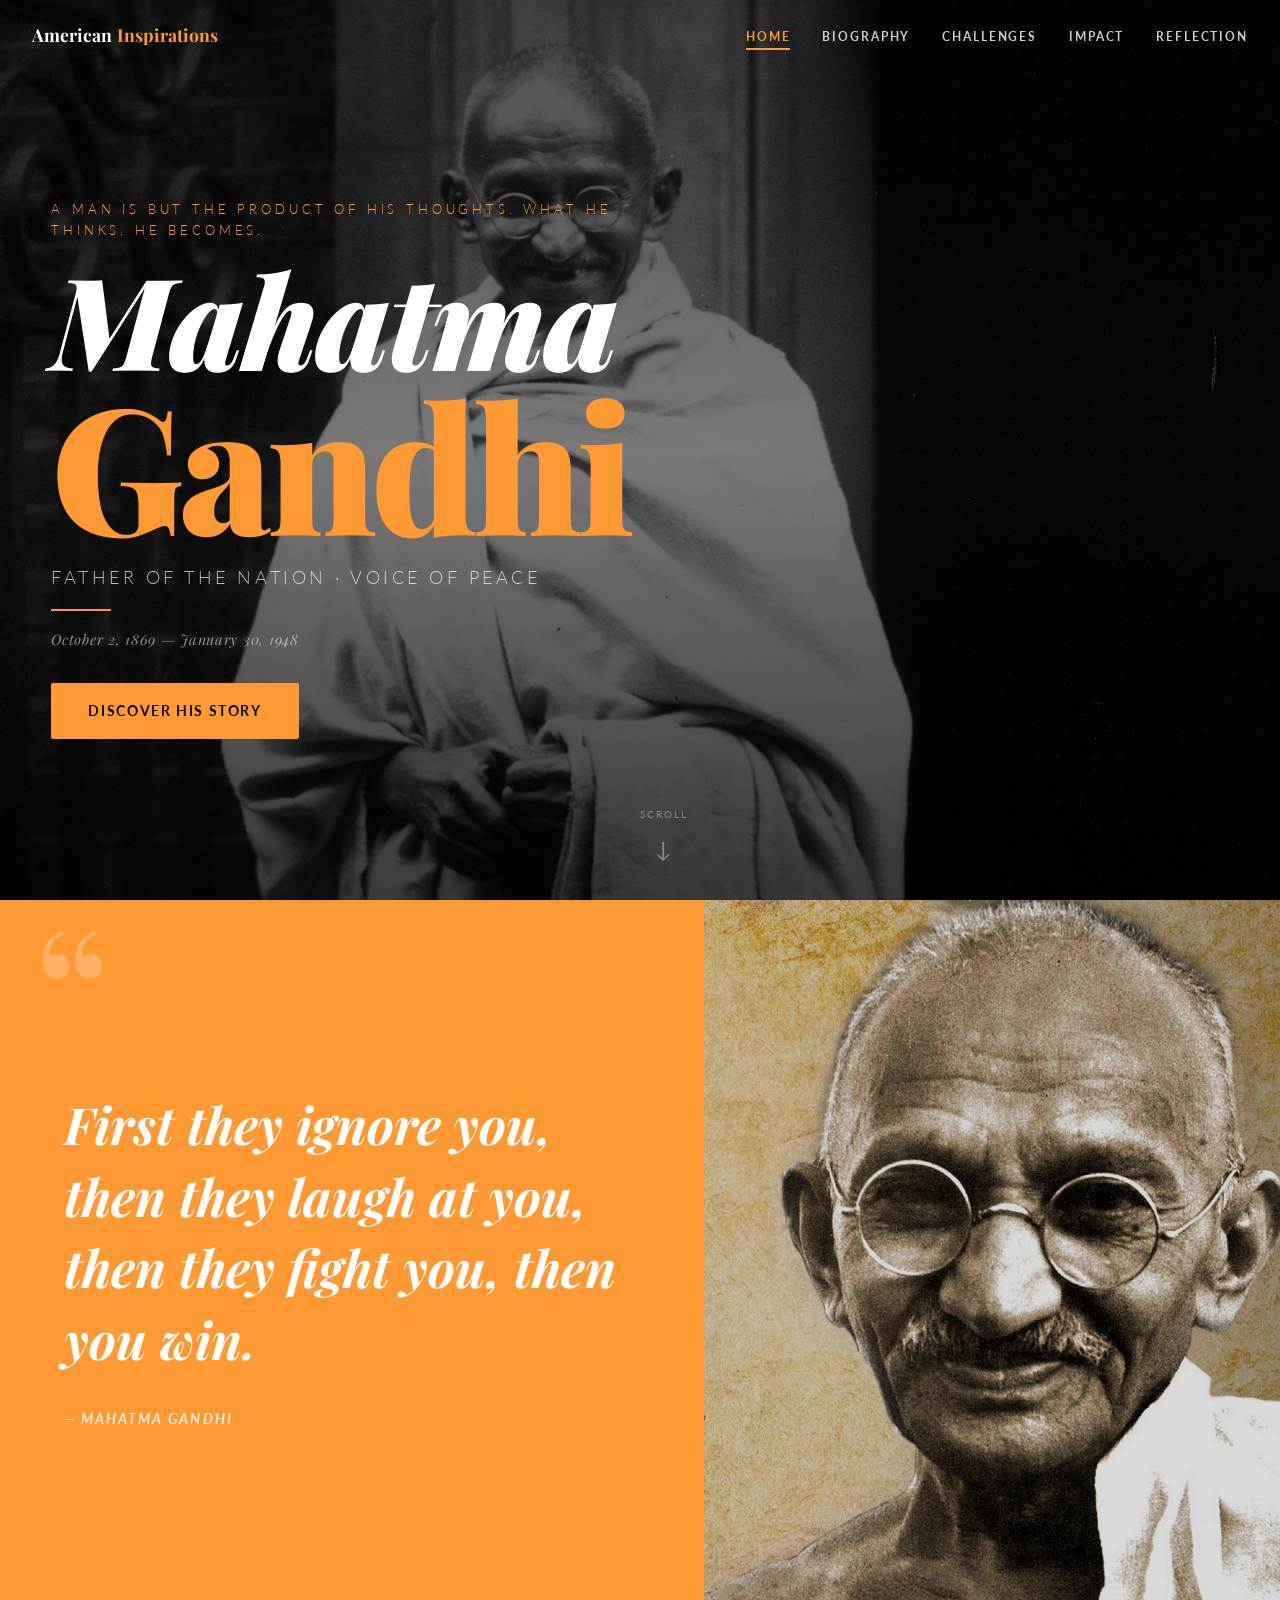
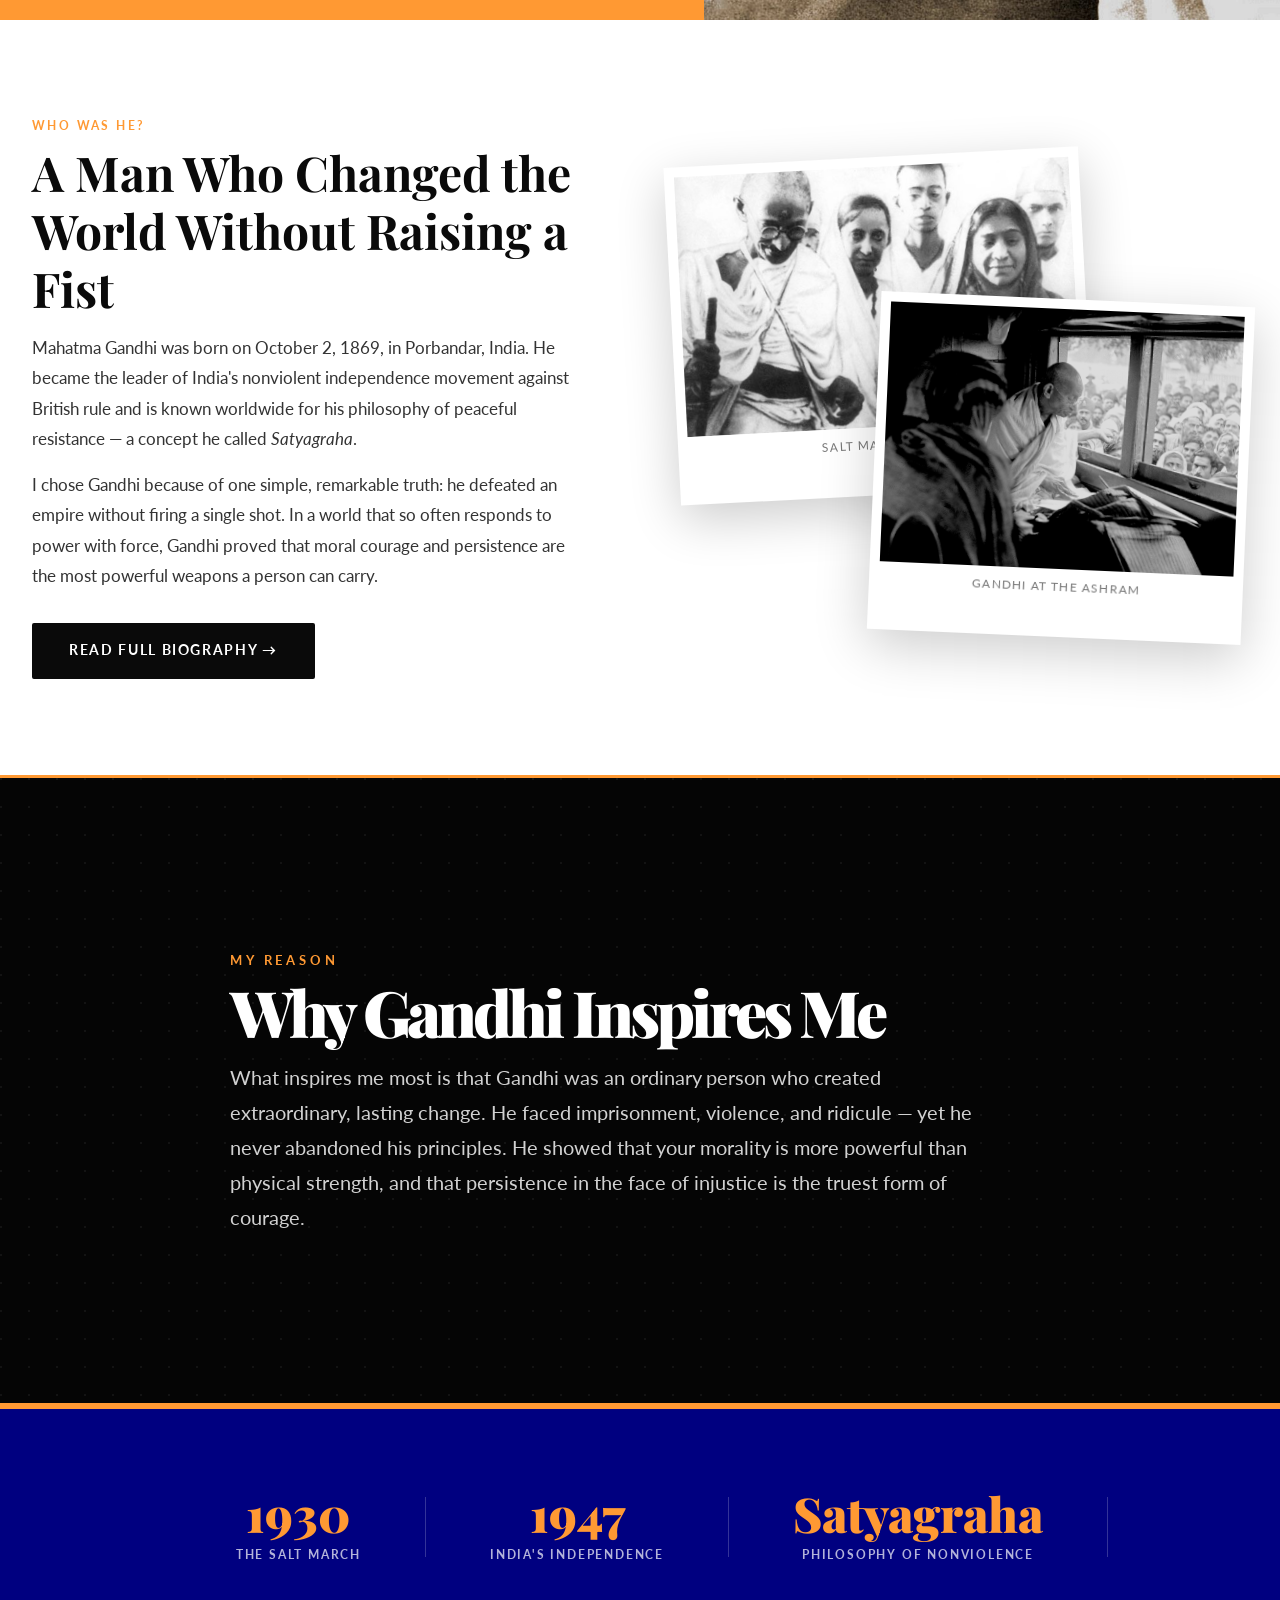
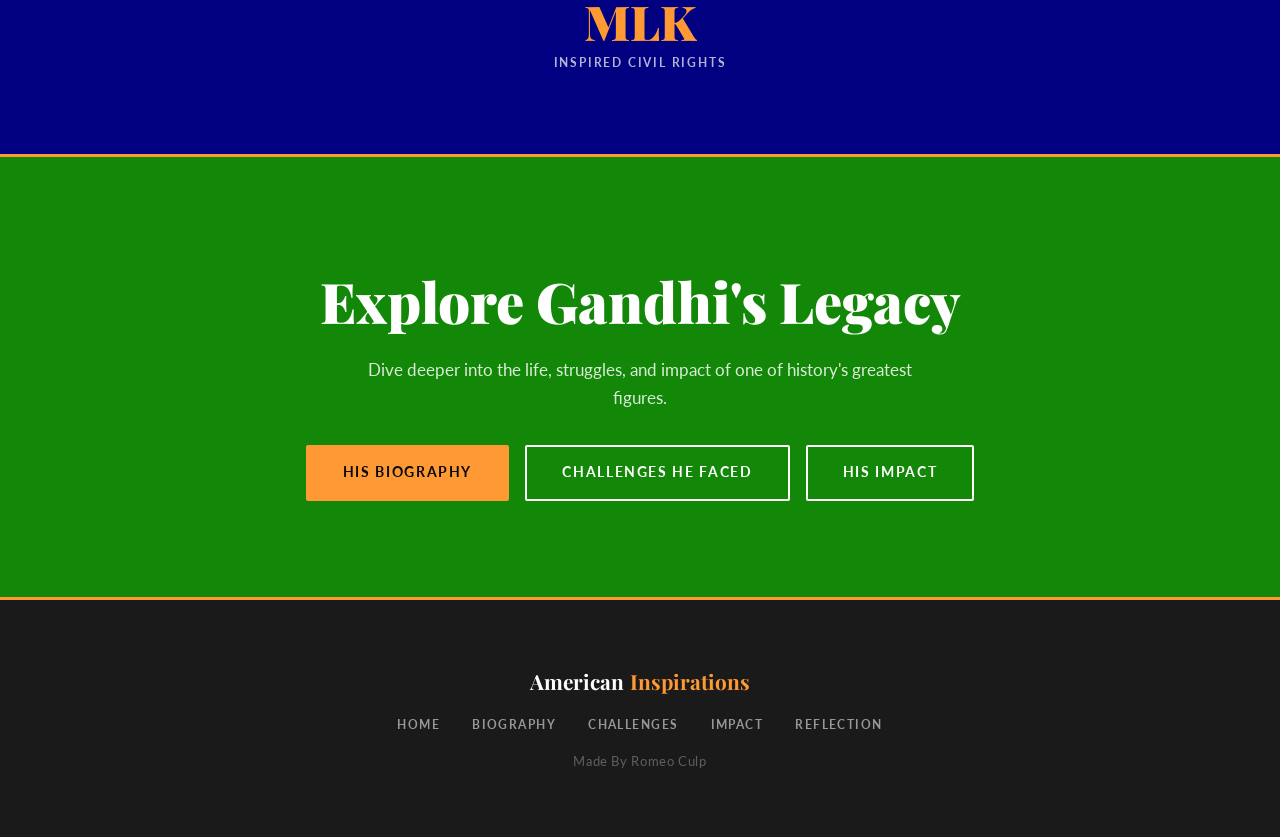
<file: index.html>
<!DOCTYPE html>
<!-- American Inspirations — hand-coded capstone (RC) -->
<html lang="en">
<head>
  <meta charset="UTF-8" />
  <meta name="viewport" content="width=device-width, initial-scale=1.0" />
  <meta name="description" content="American Inspirations (RC): Mahatma Gandhi — homepage with biography highlights, quote, and why he inspires." />
  <meta name="keywords" content="RC, American Inspirations, Mahatma Gandhi, nonviolence, Satyagraha, India, capstone" />
  <title>Father Of A Nation | Mahatma Gandhi</title>
  <link rel="preconnect" href="https://fonts.googleapis.com" />
  <link rel="icon" type="image/x-icon" href="images/GANDHIII.png">
  <link rel="preconnect" href="https://fonts.gstatic.com" crossorigin />
  <link href="https://fonts.googleapis.com/css2?family=Playfair+Display:ital,wght@0,400;0,700;0,900;1,400;1,700&family=Lato:wght@300;400;700&display=swap" rel="stylesheet" />
  <link rel="stylesheet" href="style.css" />
</head>

<body>

  <!-- navbar -->
  <nav class="navbar" id="navbar">
    <a href="index.html" class="nav-logo" aria-label="American Inspirations, home">
      <span class="nav-logo-main">American</span>
      <span class="nav-logo-accent">Inspirations</span>
    </a>
    <button class="nav-toggle" id="navToggle" aria-label="Toggle navigation">
      <span></span><span></span><span></span>
    </button>
    <ul class="nav-links" id="navLinks">
      <li><a href="index.html" class="active">Home</a></li>
      <li><a href="biography.html">Biography</a></li>
      <li><a href="challenges.html">Challenges</a></li>
      <li><a href="impact.html">Impact</a></li>
      <li><a href="reflection.html">Reflection</a></li>
    </ul>
  </nav>

  <!-- hero section -->
  
  <header class="hero" id="home">
    <div class="hero-overlay"></div>

    <div class="hero-content">
      <p class="hero-eyebrow">A man is but the product of his thoughts. What he thinks, he becomes.</p>
      <h1 class="hero-title">
        <span class="hero-title-first">Mahatma</span>
        <span class="hero-title-last">Gandhi</span>
      </h1>
      <p class="hero-subtitle">Father of the Nation · Voice of Peace</p>
      <div class="hero-divider"></div>
      <p class="hero-dates">October 2, 1869 &mdash; January 30, 1948</p>
      <a href="biography.html" class="btn btn-primary">Discover His Story</a>
    </div>

   
    <div class="scroll-indicator" aria-hidden="true">
     <span>Scroll</span>
     <span class="scroll-arrow">&#8595;</span>
     </div>
  </header>

  <section class="quote-split" id="quote">

    <div class="quote-left">
      <div class="quote-mark" aria-hidden="true">&ldquo;</div>
      <blockquote class="quote-text">
        First they ignore you, then they laugh at you, then they fight you, then you win.
      </blockquote>
      <cite class="quote-author">&mdash; Mahatma Gandhi</cite>
    </div>

    <div class="quote-right">
      <img
        src="images/Gandhiquote.jpeg"
        alt="Mahatma Gandhi standing with his walking stick"
        class="quote-img"
      />
    </div>

  </section>

  <!-- INTRO -->
 
  <section class="intro-section" id="intro">

    <div class="intro-text-col">
      <p class="section-label">Who Was He?</p>
      <h2 class="section-heading">A Man Who Changed the World Without Raising a Fist</h2>
      <p class="intro-body">
        Mahatma Gandhi was born on October 2, 1869, in Porbandar, India. He became the
        leader of India's nonviolent independence movement against British rule and is
        known worldwide for his philosophy of peaceful resistance — a concept he called
        <em>Satyagraha</em>.
      </p>
      <p class="intro-body">
        I chose Gandhi because of one simple, remarkable truth: he defeated an empire
        without firing a single shot. In a world that so often responds to power with
        force, Gandhi proved that moral courage and persistence are the most powerful
        weapons a person can carry.
      </p>
      <a href="biography.html" class="btn btn-secondary">Read Full Biography &rarr;</a>
    </div>

    <!-- Photo collage of Gandhi -->
    <div class="intro-photos-col" aria-label="Photo collage of Gandhi">
      <div class="photo-frame photo-frame--top">
        <img class="img-animated" src="images/saltmarch.jpg" alt="Gandhi leading the Salt March, 1930" />
        <span class="photo-caption">Salt March, 1930</span>
      </div>
      <div class="photo-frame photo-frame--bottom">
        <img src="images/ashram.png" alt="Gandhi reading in his ashram" />
        <span class="photo-caption">Gandhi at the Ashram</span>
      </div>
    </div>

  </section>

  <!-- why i chose the yung goat -->
  <section class="why-section">
    <div class="why-inner">
      <div class="why-flag-stripe why-flag-stripe--saffron" aria-hidden="true"></div>
      <div class="why-flag-stripe why-flag-stripe--white" aria-hidden="true"></div>
      <div class="why-flag-stripe why-flag-stripe--green" aria-hidden="true"></div>

      <div class="why-content">
        <p class="section-label section-label--light">My Reason</p>
        <h2 class="why-heading">Why Gandhi Inspires Me</h2>
        <p class="why-body">
          What inspires me most is that Gandhi was an ordinary person who created
          extraordinary, lasting change. He faced imprisonment, violence, and
          ridicule — yet he never abandoned his principles. He showed that
          your morality is more powerful than physical strength, and that
          persistence in the face of injustice is the truest form of courage.
        </p>
      </div>
    </div>
  </section>

  <!-- fax -->
  <section class="facts-strip">
    <div class="fact-card">
      <span class="fact-number">1930</span>
      <span class="fact-label">The Salt March</span>
    </div>
    <div class="fact-divider" aria-hidden="true"></div>
    <div class="fact-card">
      <span class="fact-number">1947</span>
      <span class="fact-label">India's Independence</span>
    </div>
    <div class="fact-divider" aria-hidden="true"></div>
    <div class="fact-card">
      <span class="fact-number">Satyagraha</span>
      <span class="fact-label">Philosophy of Nonviolence</span>
    </div>
    <div class="fact-divider" aria-hidden="true"></div>
    <div class="fact-card">
      <span class="fact-number">MLK</span>
      <span class="fact-label">Inspired Civil Rights</span>
    </div>
  </section>

  <!-- explore more-->
  <section class="cta-section">
    <h2 class="cta-heading">Explore Gandhi's Legacy</h2>
    <p class="cta-sub">Dive deeper into the life, struggles, and impact of one of history's greatest figures.</p>
    <div class="cta-buttons">
      <a href="biography.html" class="btn btn-primary">His Biography</a>
      <a href="challenges.html" class="btn btn-outline">Challenges He Faced</a>
      <a href="impact.html" class="btn btn-outline">His Impact</a>
    </div>
  </section>

  <!-- footer -->
  <footer class="site-footer">
    <div class="footer-inner">
      <a href="index.html" class="footer-logo" aria-label="American Inspirations — Home">
        <span class="nav-logo-main">American</span>
        <span class="nav-logo-accent">Inspirations</span>
      </a>
      <nav class="footer-nav" aria-label="Footer navigation">
        <a href="index.html">Home</a>
        <a href="biography.html">Biography</a>
        <a href="challenges.html">Challenges</a>
        <a href="impact.html">Impact</a>
        <a href="reflection.html">Reflection</a>
      </nav>
      <p class="footer-credit">Made By Romeo Culp</p>
    </div>
  </footer>

  <!-- Site scripts: navigation, scroll effects -->
  <script>
    /* Navbar: shrink + background on scroll */
    const navbar = document.getElementById('navbar');
    window.addEventListener('scroll', () => {
      if (window.scrollY > 80) {
        navbar.classList.add('scrolled');
      } else {
        navbar.classList.remove('scrolled');
      }
    });

    /* Mobile nav toggle */
    const navToggle = document.getElementById('navToggle');
    const navLinks  = document.getElementById('navLinks');
    navToggle.addEventListener('click', () => {
      navLinks.classList.toggle('open');
      navToggle.classList.toggle('active');
    });

    /* Fade-in on scroll using IntersectionObserver */
    const fadeEls = document.querySelectorAll(
      '.intro-section, .quote-split, .why-section, .facts-strip, .cta-section'
    );
    const observer = new IntersectionObserver((entries) => {
      entries.forEach(entry => {
        if (entry.isIntersecting) {
          entry.target.classList.add('visible');
          observer.unobserve(entry.target);
        }
      });
    }, { threshold: 0.12 });

    fadeEls.forEach(el => {
      el.classList.add('fade-on-scroll');
      observer.observe(el);
    });
  </script>

</body>
</html>
</file>
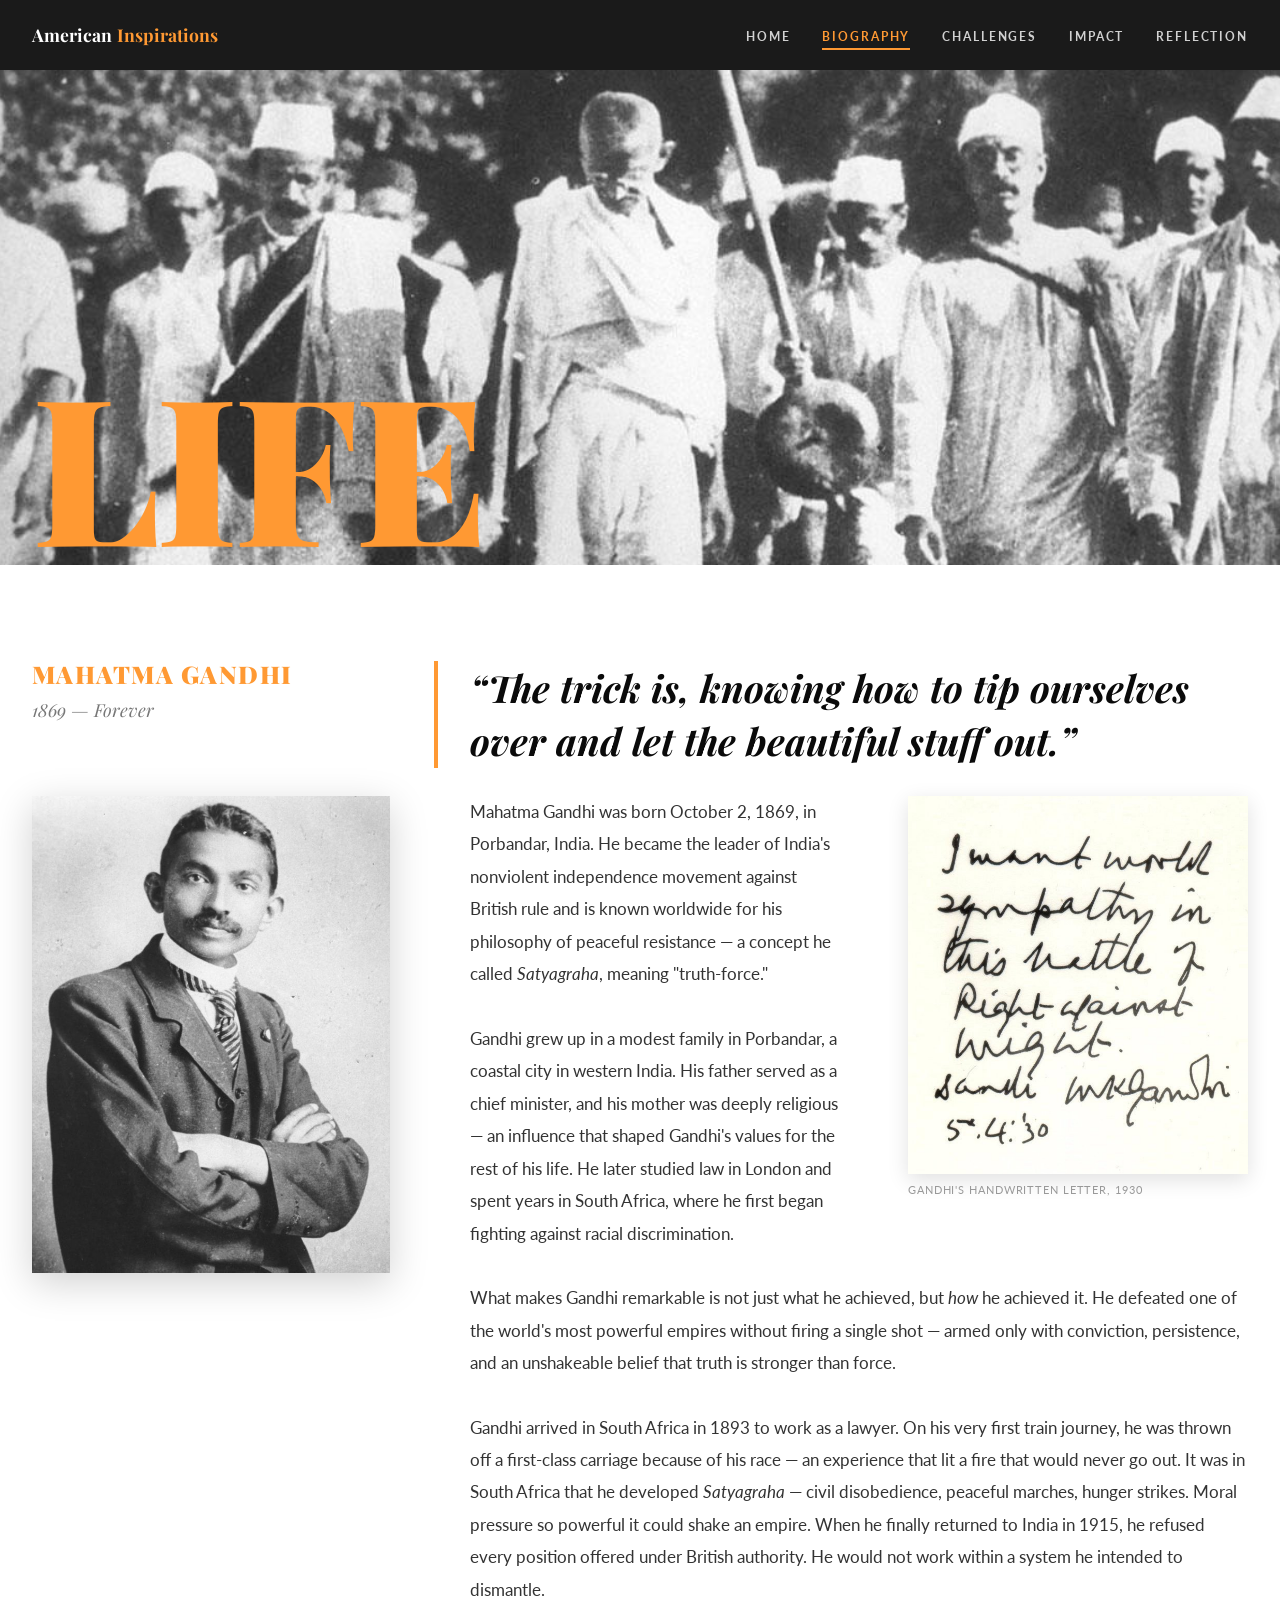
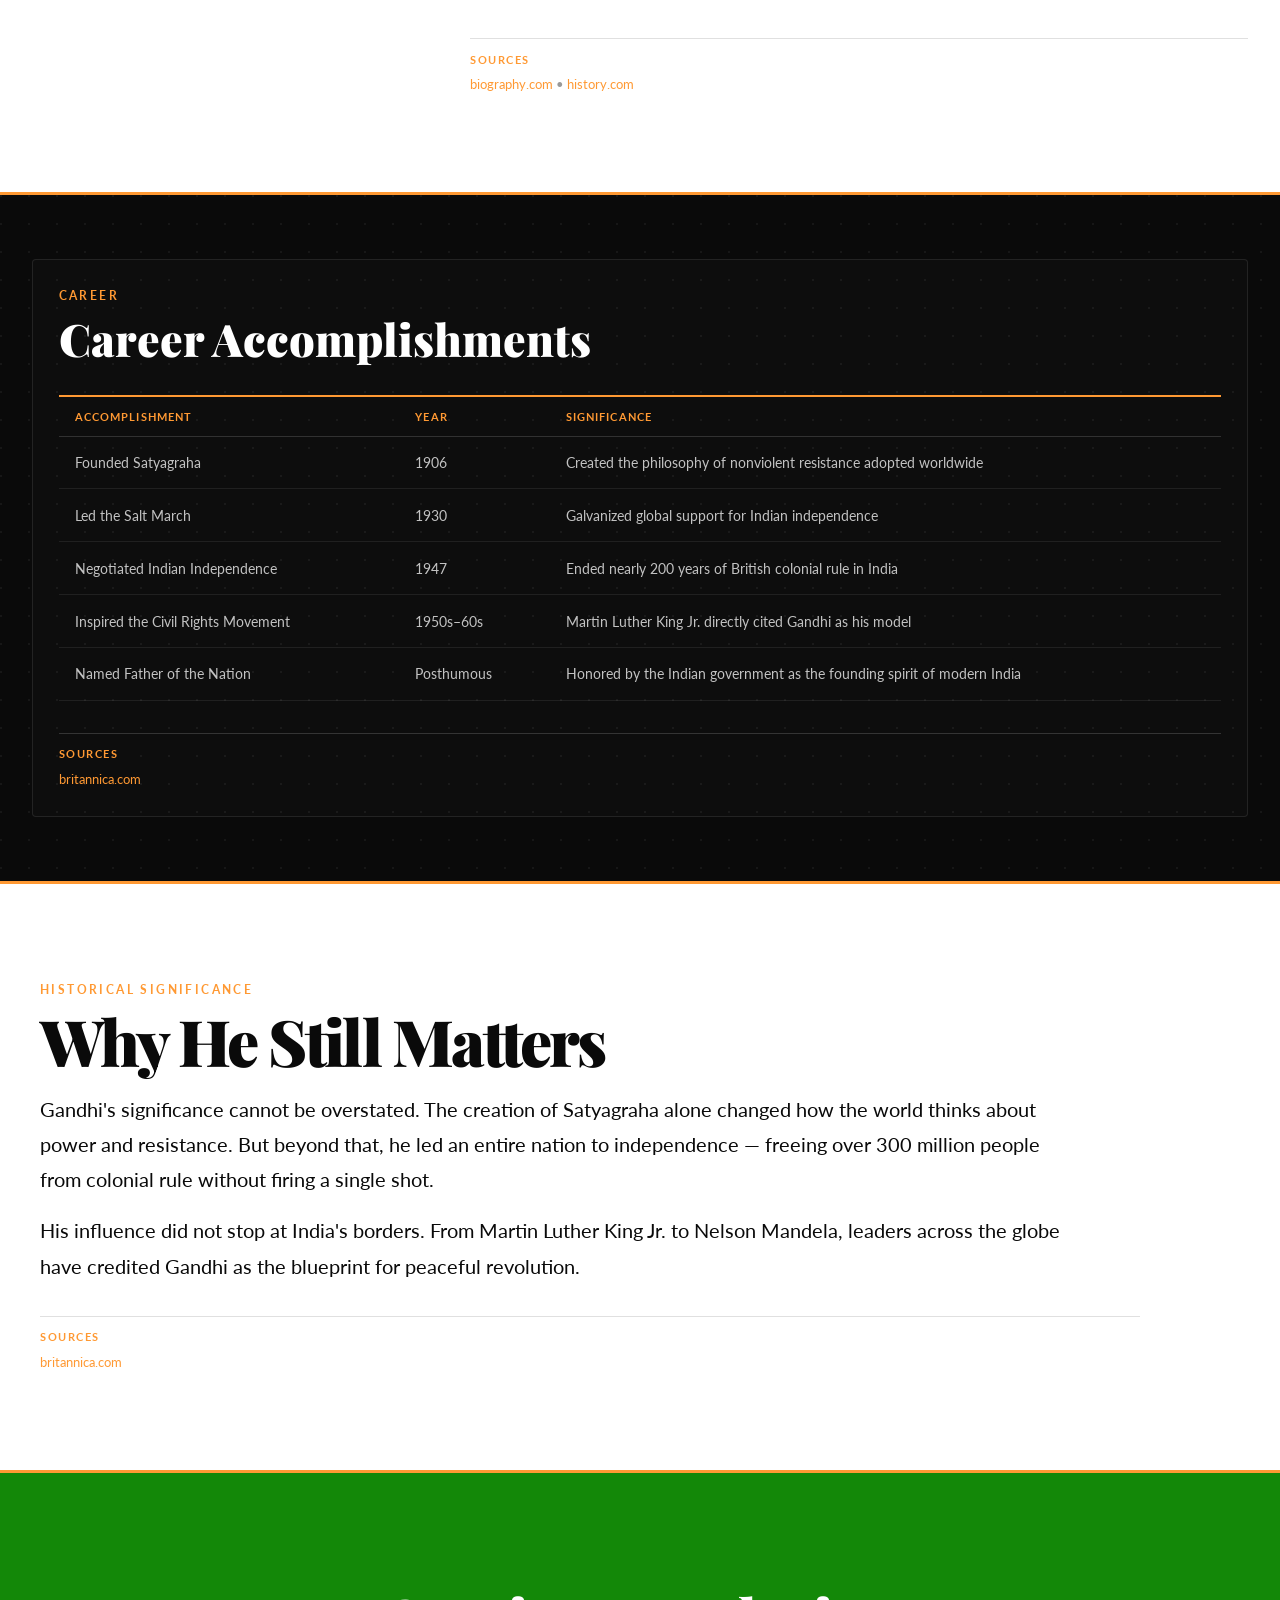
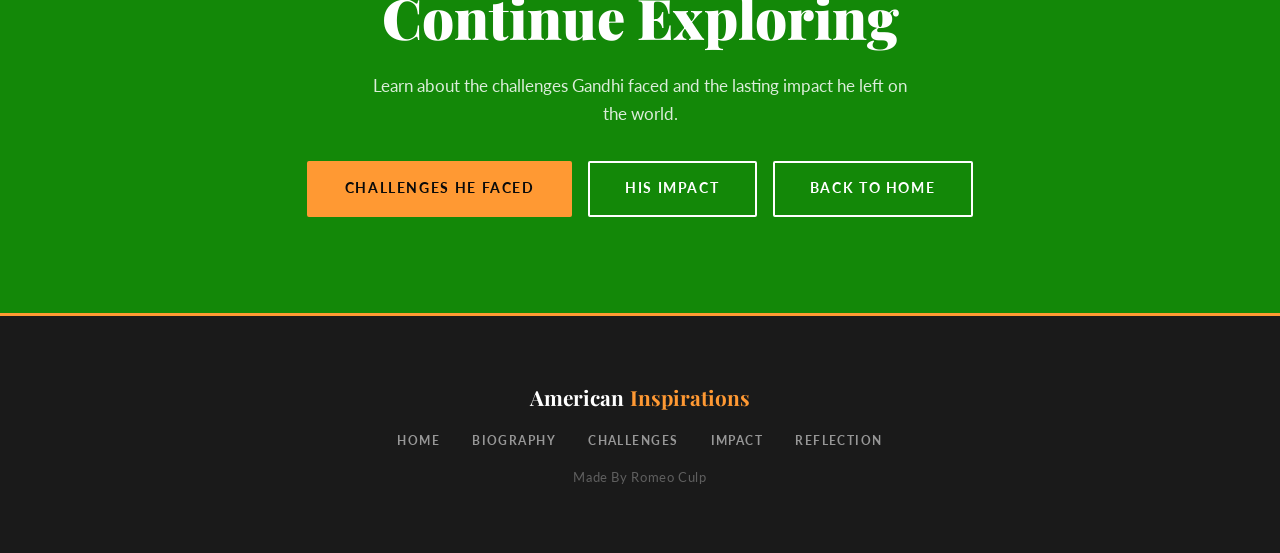
<file: biography.html>
<!DOCTYPE html>
<!-- American Inspirations — hand-coded capstone (RC) -->
<html lang="en">
<head>
  <!-- Biography: Mahatma Gandhi -->
  <meta charset="UTF-8" />
  <meta name="viewport" content="width=device-width, initial-scale=1.0" />
  <meta name="description" content="American Inspirations (RC): biography of Mahatma Gandhi — life events, accomplishments, and historical significance." />
  <meta name="keywords" content="RC, American Inspirations, Gandhi biography, Porbandar, Satyagraha, independence" />
  <title>Father Of A Nation | Mahatma Gandhi</title>
  <link rel="icon" type="image/x-icon" href="images/GANDHIII.png">
  <link rel="preconnect" href="https://fonts.googleapis.com" />
  <link rel="preconnect" href="https://fonts.gstatic.com" crossorigin />
  <link href="https://fonts.googleapis.com/css2?family=Playfair+Display:ital,wght@0,400;0,700;0,900;1,400;1,700&family=Lato:wght@300;400;700&display=swap" rel="stylesheet" />
  <link rel="stylesheet" href="style.css" />
</head>
<body class="bio-page">

  <!-- navbar -->
  <nav class="navbar" id="navbar">
    <a href="index.html" class="nav-logo" aria-label="American Inspirations, home">
      <span class="nav-logo-main">American</span>
      <span class="nav-logo-accent">Inspirations</span>
    </a>
    <button class="nav-toggle" id="navToggle" aria-label="Toggle navigation">
      <span></span><span></span><span></span>
    </button>
    <ul class="nav-links" id="navLinks">
      <li><a href="index.html">Home</a></li>
      <li><a href="biography.html" class="active">Biography</a></li>
      <li><a href="challenges.html">Challenges</a></li>
      <li><a href="impact.html">Impact</a></li>
      <li><a href="reflection.html">Reflection</a></li>
    </ul>
  </nav>

  <!-- editorial banner -->
  <header class="editorial-banner">
    <img src="images/biography/pt3.jpg" alt="Gandhi leading the Salt March" class="editorial-banner-img" />
    <div class="editorial-banner-text">LIFE</div>
  </header>

  <!-- bradbury-style editorial layout: row 1 = name + quote, row 2 = portrait + body -->
  <section class="mag-layout fade-on-scroll">
    <div class="mag-inner">

      <header class="mag-left-head">
        <p class="mag-name">Mahatma Gandhi</p>
        <p class="mag-dates">1869 &mdash; Forever</p>
      </header>

      <p class="mag-pullquote">
        &ldquo;The trick is, knowing how to tip ourselves over and let the beautiful stuff out.&rdquo;
      </p>

      <div class="mag-portrait-wrap">
        <img src="images/biography/GandhiLawyer.jpg" alt="Mahatma Gandhi" class="mag-portrait" />
      </div>

      <div class="mag-body-wrap">

        <!-- floating image sits inside the text flow -->
        <div class="mag-float-img">
          <img src="images/biography/Gandhiwriting.jpg" alt="Gandhi's handwritten letter" />
          <span class="mag-float-caption">Gandhi's handwritten letter, 1930</span>
        </div>

        <p class="mag-body">
            Mahatma Gandhi was born October 2, 1869, in Porbandar, India. He became
            the leader of India's nonviolent independence movement against British rule
            and is known worldwide for his philosophy of peaceful resistance — a concept
            he called <em>Satyagraha</em>, meaning "truth-force."
          </p>
          <p class="mag-body">
            Gandhi grew up in a modest family in Porbandar, a coastal city in western
            India. His father served as a chief minister, and his mother was deeply
            religious — an influence that shaped Gandhi's values for the rest of his
            life. He later studied law in London and spent years in South Africa,
            where he first began fighting against racial discrimination.
          </p>
          <p class="mag-body">
            What makes Gandhi remarkable is not just what he achieved, but <em>how</em>
            he achieved it. He defeated one of the world's most powerful empires
            without firing a single shot — armed only with conviction, persistence,
            and an unshakeable belief that truth is stronger than force.
          </p>
          <p class="mag-body">
            Gandhi arrived in South Africa in 1893 to work as a lawyer. On his very
            first train journey, he was thrown off a first-class carriage because of
            his race — an experience that lit a fire that would never go out. It was
            in South Africa that he developed <em>Satyagraha</em> — civil disobedience,
            peaceful marches, hunger strikes. Moral pressure so powerful it could shake
            an empire. When he finally returned to India in 1915, he refused every
            position offered under British authority. He would not work within a system
            he intended to dismantle.
          </p>
          <div class="source-block">
            <p class="source-block-label">Sources</p>
            <p class="bio-source">
              <a href="https://www.biography.com/political-figures/mahatma-gandhi" target="_blank">biography.com</a> &bull;
              <a href="https://www.history.com/articles/mahatma-gandhi" target="_blank">history.com</a>
            </p>
          </div>
        </div>

    </div>
  </section>

  <!-- accomplishments table -->
  <section class="bio-section bio-section--navy fade-on-scroll">
    <div class="bio-section-inner bio-section-inner--full">
      <p class="section-label">Career</p>
      <h2 class="editorial-section-title editorial-section-title--light">Career Accomplishments</h2>
      <table class="bio-table">
        <thead>
          <tr>
            <th>Accomplishment</th>
            <th>Year</th>
            <th>Significance</th>
          </tr>
        </thead>
        <tbody>
          <tr>
            <td>Founded Satyagraha</td>
            <td>1906</td>
            <td>Created the philosophy of nonviolent resistance adopted worldwide</td>
          </tr>
          <tr>
            <td>Led the Salt March</td>
            <td>1930</td>
            <td>Galvanized global support for Indian independence</td>
          </tr>
          <tr>
            <td>Negotiated Indian Independence</td>
            <td>1947</td>
            <td>Ended nearly 200 years of British colonial rule in India</td>
          </tr>
          <tr>
            <td>Inspired the Civil Rights Movement</td>
            <td>1950s–60s</td>
            <td>Martin Luther King Jr. directly cited Gandhi as his model</td>
          </tr>
          <tr>
            <td>Named Father of the Nation</td>
            <td>Posthumous</td>
            <td>Honored by the Indian government as the founding spirit of modern India</td>
          </tr>
        </tbody>
      </table>
      <div class="source-block source-block--light">
        <p class="source-block-label">Sources</p>
        <p class="bio-source bio-source--light">
          <a href="https://www.britannica.com/summary/Mahatma-Gandhis-Achievements" target="_blank">britannica.com</a>
        </p>
      </div>
    </div>
  </section>

  <!-- historical significance -->
  <section class="bio-significance fade-on-scroll">
    <div class="bio-sig-inner">
      <div class="why-flag-stripe why-flag-stripe--saffron" aria-hidden="true"></div>
      <div class="why-flag-stripe why-flag-stripe--white" aria-hidden="true"></div>
      <div class="why-flag-stripe why-flag-stripe--green" aria-hidden="true"></div>
      <div class="bio-sig-content">
        <p class="section-label">Historical Significance</p>
        <h2 class="why-heading">Why He Still Matters</h2>
        <p class="why-body">
          Gandhi's significance cannot be overstated. The creation of Satyagraha alone
          changed how the world thinks about power and resistance. But beyond that,
          he led an entire nation to independence — freeing over 300 million people
          from colonial rule without firing a single shot.
        </p>
        <p class="why-body" style="margin-top:1rem;">
          His influence did not stop at India's borders. From Martin Luther King Jr.
          to Nelson Mandela, leaders across the globe have credited Gandhi as the
          blueprint for peaceful revolution.
        </p>
        <div class="source-block source-block--light">
          <p class="source-block-label">Sources</p>
          <p class="bio-source bio-source--light">
            <a href="https://www.britannica.com/biography/Mahatma-Gandhi" target="_blank">britannica.com</a>
          </p>
        </div>
      </div>
    </div>
  </section>

  <!-- call to action -->
  <section class="cta-section fade-on-scroll">
    <h2 class="cta-heading">Continue Exploring</h2>
    <p class="cta-sub">Learn about the challenges Gandhi faced and the lasting impact he left on the world.</p>
    <div class="cta-buttons">
      <a href="challenges.html" class="btn btn-primary">Challenges He Faced</a>
      <a href="impact.html" class="btn btn-outline">His Impact</a>
      <a href="index.html" class="btn btn-outline">Back to Home</a>
    </div>
  </section>

  <!-- footer -->
  <footer class="site-footer">
    <div class="footer-inner">
      <a href="index.html" class="footer-logo" aria-label="American Inspirations — Home">
        <span class="nav-logo-main">American</span>
        <span class="nav-logo-accent">Inspirations</span>
      </a>
      <nav class="footer-nav" aria-label="Footer navigation">
        <a href="index.html">Home</a>
        <a href="biography.html">Biography</a>
        <a href="challenges.html">Challenges</a>
        <a href="impact.html">Impact</a>
        <a href="reflection.html">Reflection</a>
      </nav>
      <p class="footer-credit">Made By Romeo Culp</p>
    </div>
  </footer>

  <!-- javascript -->
  <script>
    const navbar = document.getElementById('navbar');
    window.addEventListener('scroll', () => {
      navbar.classList.toggle('scrolled', window.scrollY > 80);
    });

    const navToggle = document.getElementById('navToggle');
    const navLinks  = document.getElementById('navLinks');
    navToggle.addEventListener('click', () => {
      navLinks.classList.toggle('open');
      navToggle.classList.toggle('active');
    });

    const observer = new IntersectionObserver((entries) => {
      entries.forEach(entry => {
        if (entry.isIntersecting) {
          entry.target.classList.add('visible');
          observer.unobserve(entry.target);
        }
      });
    }, { threshold: 0.08 });

    document.querySelectorAll('.fade-on-scroll').forEach(el => observer.observe(el));
  </script>

</body>
</html>
</file>
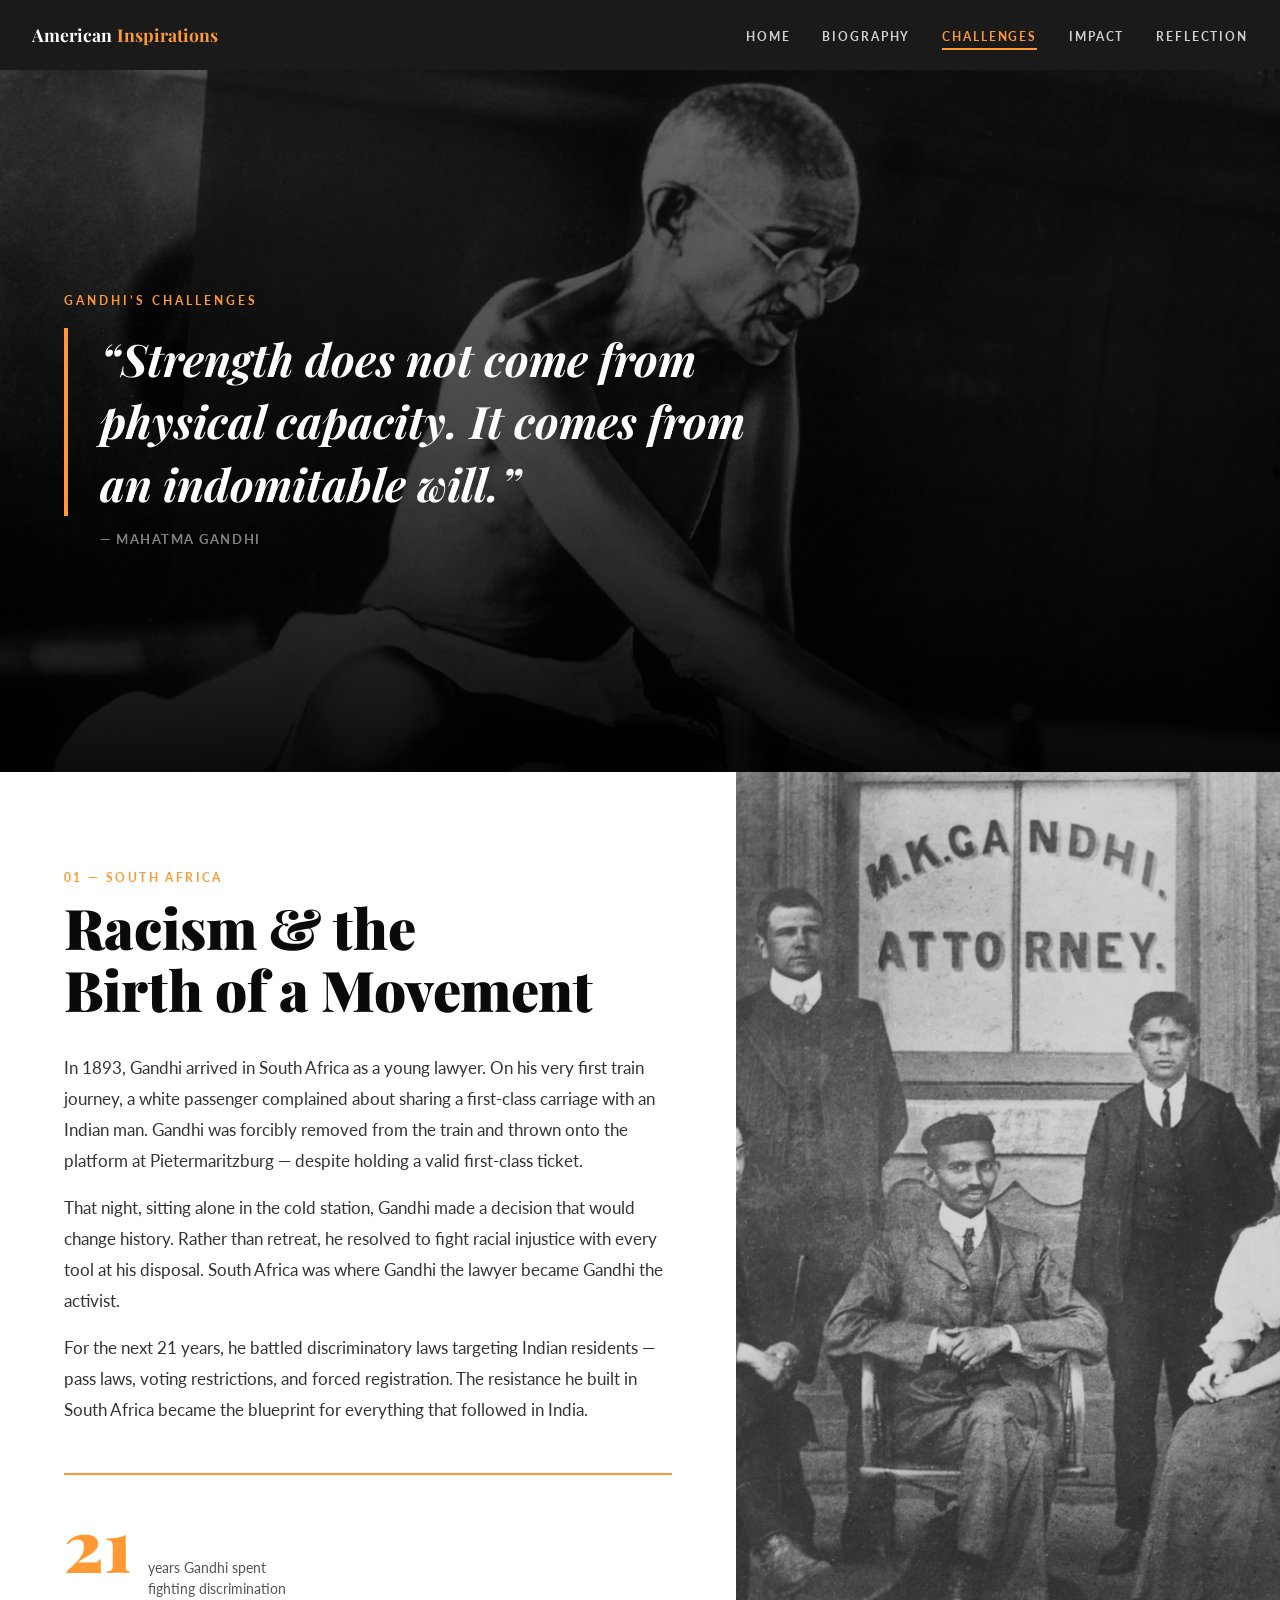
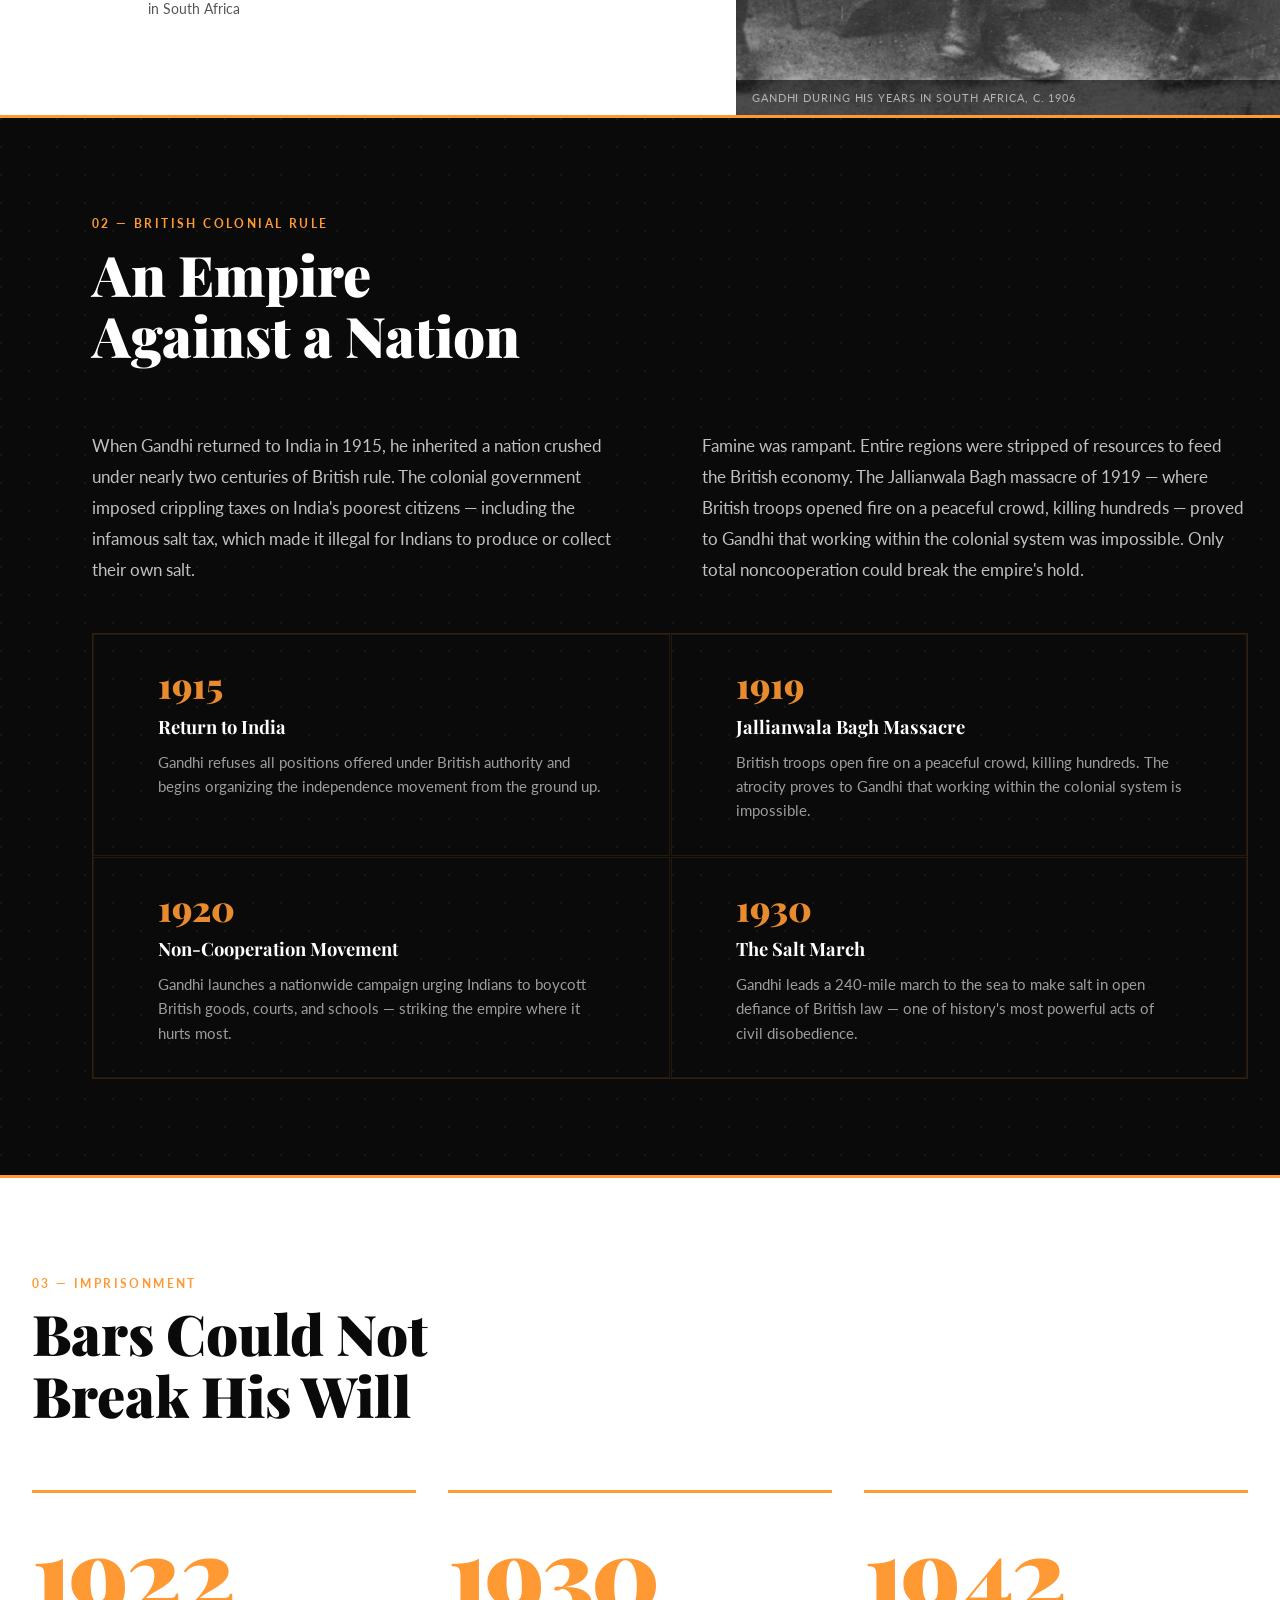
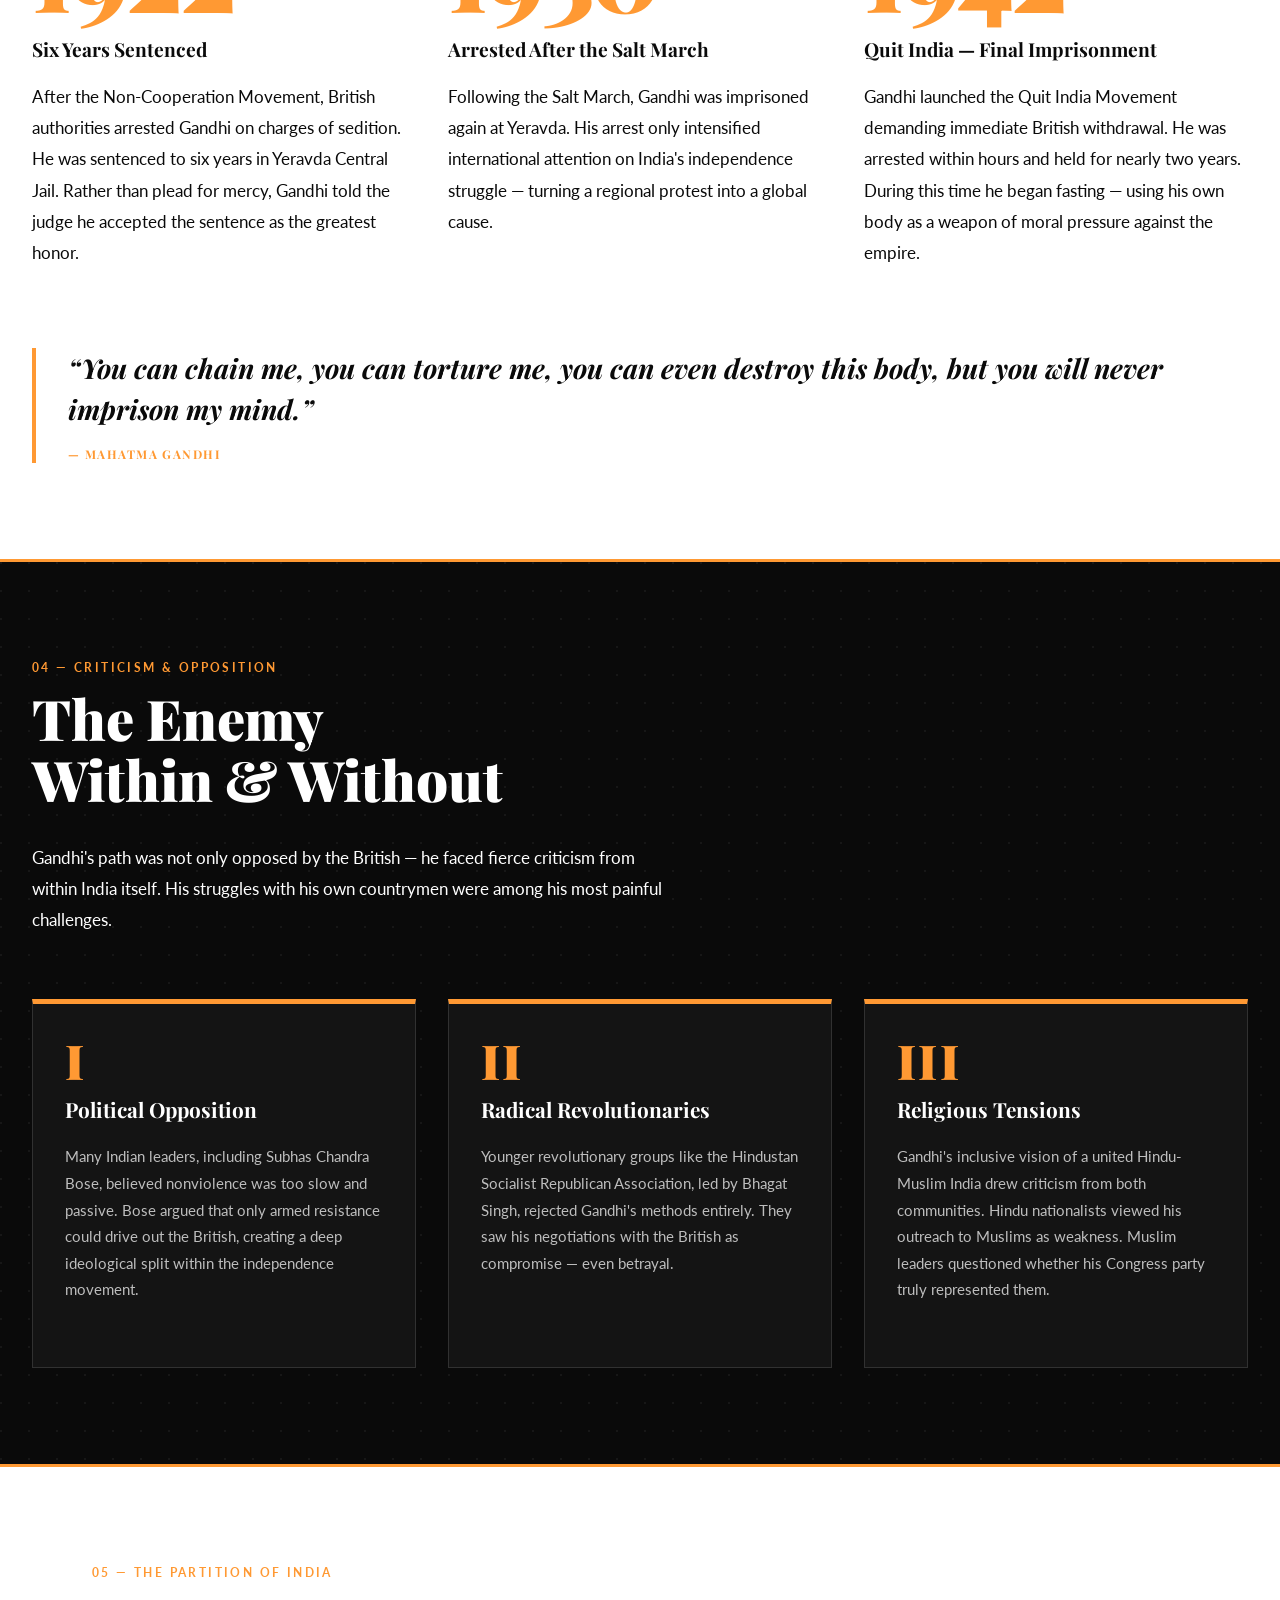
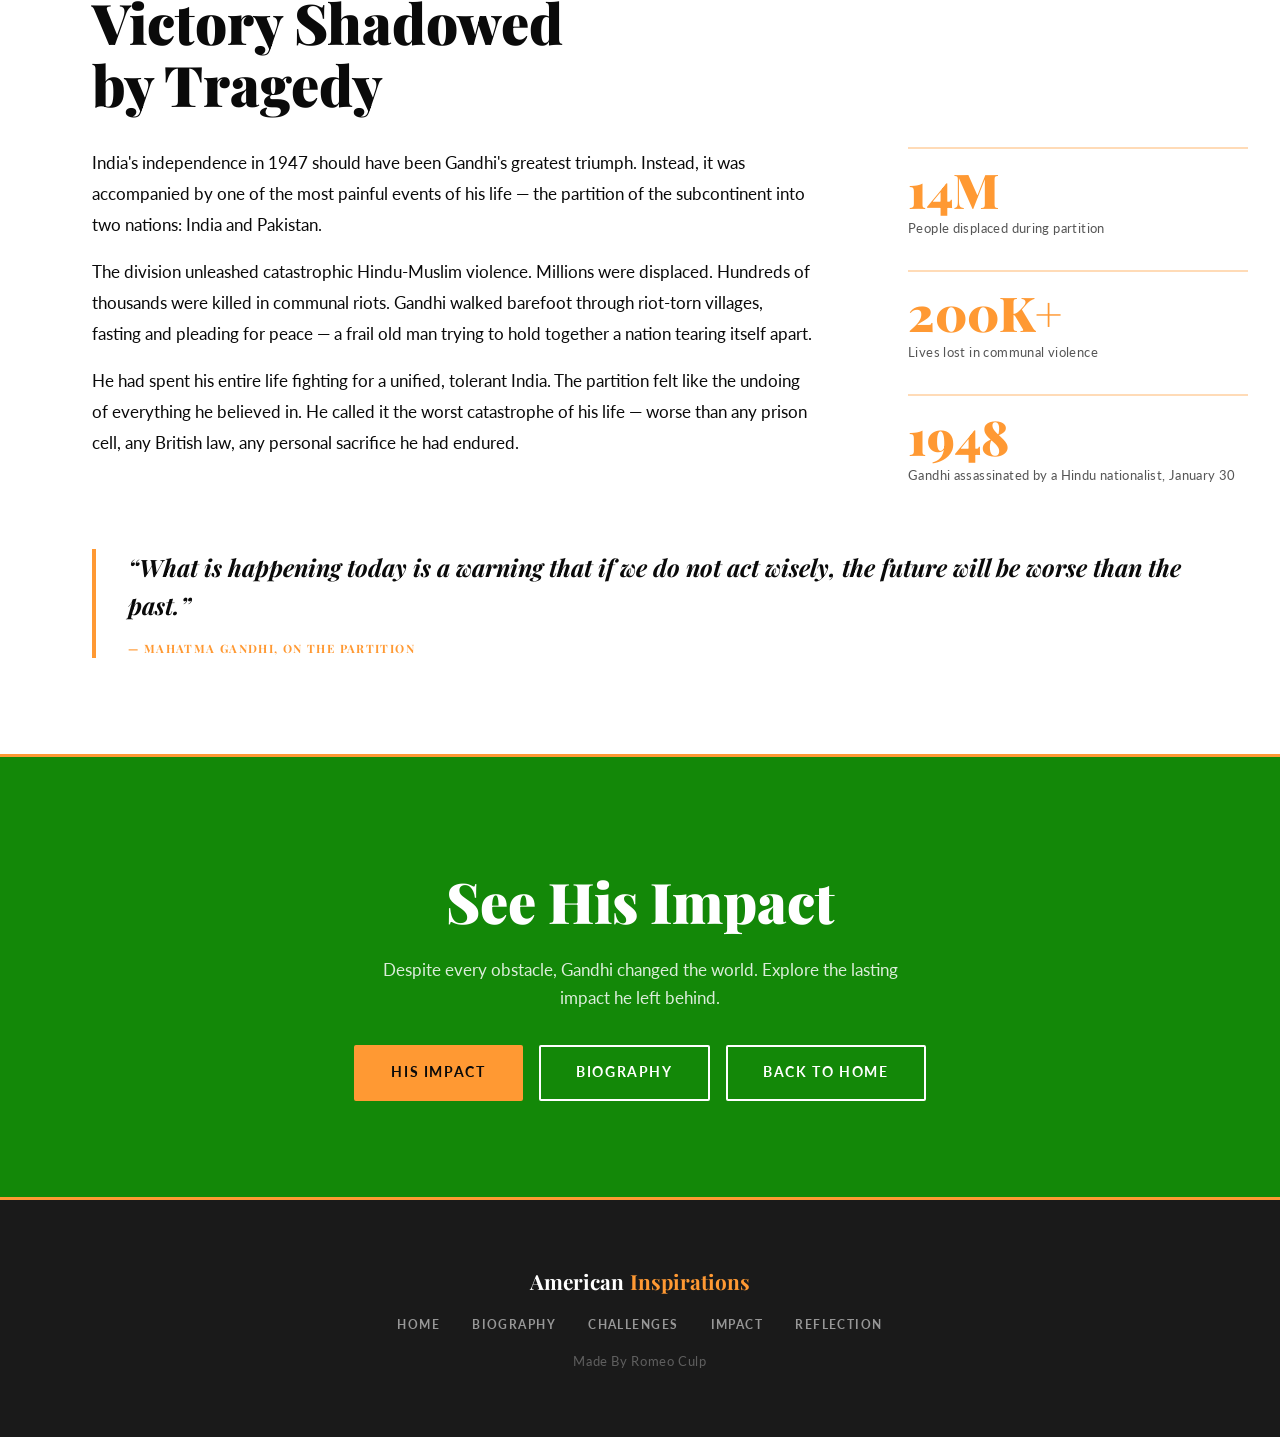
<file: challenges.html>
<!DOCTYPE html>
<!-- American Inspirations — hand-coded capstone (RC) -->
<html lang="en">
<head>
  <!-- Challenges: Mahatma Gandhi -->
  <meta charset="UTF-8" />
  <meta name="viewport" content="width=device-width, initial-scale=1.0" />
  <meta name="description" content="The challenges Mahatma Gandhi faced — racism, British rule, imprisonment, and partition." />
  <meta name="keywords" content="RC, American Inspirations, Gandhi challenges, South Africa, British colonial rule, Salt March, partition of India" />
  <title>Father Of A Nation | Mahatma Gandhi</title>
  <link rel="icon" type="image/x-icon" href="images/GANDHIII.png" />
  <link rel="preconnect" href="https://fonts.googleapis.com" />
  <link rel="preconnect" href="https://fonts.gstatic.com" crossorigin />
  <link href="https://fonts.googleapis.com/css2?family=Playfair+Display:ital,wght@0,400;0,700;0,900;1,400;1,700&family=Lato:wght@300;400;700&display=swap" rel="stylesheet" />
  <link rel="stylesheet" href="style.css" />
</head>

<body class="challenges-page">

  <!-- navbar -->
  <nav class="navbar" id="navbar">
    <a href="index.html" class="nav-logo" aria-label="American Inspirations, home">
      <span class="nav-logo-main">American</span>
      <span class="nav-logo-accent">Inspirations</span>
    </a>
    <button class="nav-toggle" id="navToggle" aria-label="Toggle navigation">
      <span></span><span></span><span></span>
    </button>
    <ul class="nav-links" id="navLinks">
      <li><a href="index.html">Home</a></li>
      <li><a href="biography.html">Biography</a></li>
      <li><a href="challenges.html" class="active">Challenges</a></li>
      <li><a href="impact.html">Impact</a></li>
      <li><a href="reflection.html">Reflection</a></li>
    </ul>
  </nav>

  <!-- hero banner -->
  <header class="ch-hero">
    <img src="images/challenges/gandhichallenges.jpg" alt="Mahatma Gandhi" class="ch-hero-img" />
    <div class="ch-hero-overlay"></div>
    <div class="ch-hero-content">
      <p class="ch-hero-label">Gandhi&rsquo;s Challenges</p>
      <blockquote class="ch-hero-quote">
        &ldquo;Strength does not come from physical capacity. It comes from an indomitable will.&rdquo;
      </blockquote>
      <cite class="ch-hero-cite">&mdash; Mahatma Gandhi</cite>
    </div>

  </header>


  <section class="ch-split-section fade-on-scroll">
    <div class="ch-split-text">
      <p class="section-label">01 &mdash; South Africa</p>
      <h2 class="ch-section-heading">Racism &amp; the<br>Birth of a Movement</h2>
      <p class="ch-body">
        In 1893, Gandhi arrived in South Africa as a young lawyer. On his very
        first train journey, a white passenger complained about sharing a
        first-class carriage with an Indian man. Gandhi was forcibly removed
        from the train and thrown onto the platform at Pietermaritzburg —
        despite holding a valid first-class ticket.
      </p>
      <p class="ch-body">
        That night, sitting alone in the cold station, Gandhi made a decision
        that would change history. Rather than retreat, he resolved to fight
        racial injustice with every tool at his disposal. South Africa was
        where Gandhi the lawyer became Gandhi the activist.
      </p>
      <p class="ch-body">
        For the next 21 years, he battled discriminatory laws targeting
        Indian residents — pass laws, voting restrictions, and forced
        registration. The resistance he built in South Africa became the
        blueprint for everything that followed in India.
      </p>
      <div class="ch-pull-stat">
        <span class="ch-stat-num">21</span>
        <span class="ch-stat-label">years Gandhi spent fighting discrimination in South Africa</span>
      </div>
    </div>
    <div class="ch-split-img-wrap">
      <img src="images/challenges/Gandhilawyer2.jpg" alt="Gandhi in South Africa" class="ch-split-img" />
      <div class="ch-img-caption">Gandhi during his years in South Africa, c. 1906</div>
    </div>
  </section>


  <section class="ch-dark-section fade-on-scroll">
    <div class="ch-dark-inner">
      <div class="why-flag-stripe why-flag-stripe--saffron" aria-hidden="true"></div>
      <div class="why-flag-stripe why-flag-stripe--white"   aria-hidden="true"></div>
      <div class="why-flag-stripe why-flag-stripe--green"   aria-hidden="true"></div>
      <div class="ch-dark-header">
        <p class="section-label">02 &mdash; British Colonial Rule</p>
        <h2 class="ch-section-heading ch-section-heading--light">An Empire<br>Against a Nation</h2>
      </div>

      <div class="ch-dark-grid">
        <p class="ch-body ch-body--light">
          When Gandhi returned to India in 1915, he inherited a nation crushed
          under nearly two centuries of British rule. The colonial government
          imposed crippling taxes on India's poorest citizens — including the
          infamous salt tax, which made it illegal for Indians to produce or
          collect their own salt.
        </p>
        <p class="ch-body ch-body--light">
          Famine was rampant. Entire regions were stripped of resources to
          feed the British economy. The Jallianwala Bagh massacre of 1919 —
          where British troops opened fire on a peaceful crowd, killing
          hundreds — proved to Gandhi that working within the colonial system
          was impossible. Only total noncooperation could break the empire's hold.
        </p>
      </div>

      
      <div class="ch-event-grid">

        <div class="ch-event-card">
          <span class="ch-event-year">1915</span>
          <h3 class="ch-event-title">Return to India</h3>
          <p class="ch-event-body">Gandhi refuses all positions offered under British authority and begins organizing the independence movement from the ground up.</p>
        </div>

        <div class="ch-event-card">
          <span class="ch-event-year">1919</span>
          <h3 class="ch-event-title">Jallianwala Bagh Massacre</h3>
          <p class="ch-event-body">British troops open fire on a peaceful crowd, killing hundreds. The atrocity proves to Gandhi that working within the colonial system is impossible.</p>
        </div>

        <div class="ch-event-card">
          <span class="ch-event-year">1920</span>
          <h3 class="ch-event-title">Non-Cooperation Movement</h3>
          <p class="ch-event-body">Gandhi launches a nationwide campaign urging Indians to boycott British goods, courts, and schools — striking the empire where it hurts most.</p>
        </div>

        <div class="ch-event-card">
          <span class="ch-event-year">1930</span>
          <h3 class="ch-event-title">The Salt March</h3>
          <p class="ch-event-body">Gandhi leads a 240-mile march to the sea to make salt in open defiance of British law — one of history's most powerful acts of civil disobedience.</p>
        </div>

      </div>
    </div>
  </section>


  <section class="ch-prison-section fade-on-scroll">
    <div class="ch-prison-inner">
      <p class="section-label">03 &mdash; Imprisonment</p>
      <h2 class="ch-section-heading ch-section-heading--light">Bars Could Not<br>Break His Will</h2>

      <div class="ch-prison-grid">

        <div class="ch-prison-card">
          <div class="ch-prison-year">1922</div>
          <div class="ch-prison-detail">
            <h3 class="ch-prison-title">Six Years Sentenced</h3>
            <p class="ch-body ch-body--light">
              After the Non-Cooperation Movement, British authorities arrested Gandhi
              on charges of sedition. He was sentenced to six years in Yeravda
              Central Jail. Rather than plead for mercy, Gandhi told the judge he
              accepted the sentence as the greatest honor.
            </p>
          </div>
        </div>

        <div class="ch-prison-card">
          <div class="ch-prison-year">1930</div>
          <div class="ch-prison-detail">
            <h3 class="ch-prison-title">Arrested After the Salt March</h3>
            <p class="ch-body ch-body--light">
              Following the Salt March, Gandhi was imprisoned again at Yeravda.
              His arrest only intensified international attention on India's
              independence struggle — turning a regional protest into a global cause.
            </p>
          </div>
        </div>

        <div class="ch-prison-card">
          <div class="ch-prison-year">1942</div>
          <div class="ch-prison-detail">
            <h3 class="ch-prison-title">Quit India &mdash; Final Imprisonment</h3>
            <p class="ch-body ch-body--light">
              Gandhi launched the Quit India Movement demanding immediate British
              withdrawal. He was arrested within hours and held for nearly two
              years. During this time he began fasting — using his own body as a
              weapon of moral pressure against the empire.
            </p>
          </div>
        </div>

      </div>

      <blockquote class="ch-prison-quote">
        &ldquo;You can chain me, you can torture me, you can even destroy this body,
        but you will never imprison my mind.&rdquo;
        <cite>&mdash; Mahatma Gandhi</cite>
      </blockquote>
    </div>
  </section>

  
  <section class="ch-criticism-section fade-on-scroll">
    <div class="ch-criticism-inner">
      <p class="section-label">04 &mdash; Criticism &amp; Opposition</p>
      <h2 class="ch-section-heading">The Enemy<br>Within &amp; Without</h2>
      <p class="ch-body ch-intro-body">
        Gandhi's path was not only opposed by the British — he faced fierce
        criticism from within India itself. His struggles with his own
        countrymen were among his most painful challenges.
      </p>

      <div class="ch-crit-grid">

        <div class="ch-crit-card">
          <div class="ch-crit-num">I</div>
          <h3 class="ch-crit-title">Political Opposition</h3>
          <p class="ch-crit-body">
            Many Indian leaders, including Subhas Chandra Bose, believed
            nonviolence was too slow and passive. Bose argued that only
            armed resistance could drive out the British, creating a deep
            ideological split within the independence movement.
          </p>
        </div>

        <div class="ch-crit-card">
          <div class="ch-crit-num">II</div>
          <h3 class="ch-crit-title">Radical Revolutionaries</h3>
          <p class="ch-crit-body">
            Younger revolutionary groups like the Hindustan Socialist
            Republican Association, led by Bhagat Singh, rejected Gandhi's
            methods entirely. They saw his negotiations with the British as
            compromise — even betrayal.
          </p>
        </div>

        <div class="ch-crit-card">
          <div class="ch-crit-num">III</div>
          <h3 class="ch-crit-title">Religious Tensions</h3>
          <p class="ch-crit-body">
            Gandhi's inclusive vision of a united Hindu-Muslim India drew
            criticism from both communities. Hindu nationalists viewed his
            outreach to Muslims as weakness. Muslim leaders questioned
            whether his Congress party truly represented them.
          </p>
        </div>

      </div>
    </div>
  </section>

  
  <section class="ch-partition-section fade-on-scroll">
    <div class="ch-partition-inner">
      <div class="why-flag-stripe why-flag-stripe--saffron" aria-hidden="true"></div>
      <div class="why-flag-stripe why-flag-stripe--white"   aria-hidden="true"></div>
      <div class="why-flag-stripe why-flag-stripe--green"   aria-hidden="true"></div>

      <div class="ch-partition-content">
        <p class="section-label">05 &mdash; The Partition of India</p>
        <h2 class="ch-section-heading ch-section-heading--light">Victory Shadowed<br>by Tragedy</h2>

        <div class="ch-partition-grid">
          <div class="ch-partition-text">
            <p class="ch-body ch-body--light">
              India's independence in 1947 should have been Gandhi's greatest
              triumph. Instead, it was accompanied by one of the most painful
              events of his life — the partition of the subcontinent into two
              nations: India and Pakistan.
            </p>
            <p class="ch-body ch-body--light">
              The division unleashed catastrophic Hindu-Muslim violence. Millions
              were displaced. Hundreds of thousands were killed in communal riots.
              Gandhi walked barefoot through riot-torn villages, fasting and
              pleading for peace — a frail old man trying to hold together a
              nation tearing itself apart.
            </p>
            <p class="ch-body ch-body--light">
              He had spent his entire life fighting for a unified, tolerant India.
              The partition felt like the undoing of everything he believed in.
              He called it the worst catastrophe of his life — worse than any
              prison cell, any British law, any personal sacrifice he had endured.
            </p>
          </div>

          <div class="ch-partition-stat-col">
            <div class="ch-partition-stat">
              <span class="ch-p-num">14M</span>
              <span class="ch-p-label">People displaced during partition</span>
            </div>
            <div class="ch-partition-stat">
              <span class="ch-p-num">200K+</span>
              <span class="ch-p-label">Lives lost in communal violence</span>
            </div>
            <div class="ch-partition-stat">
              <span class="ch-p-num">1948</span>
              <span class="ch-p-label">Gandhi assassinated by a Hindu nationalist, January 30</span>
            </div>
          </div>
        </div>

        <blockquote class="ch-partition-quote">
          &ldquo;What is happening today is a warning that if we do not act wisely, the future will be worse than the past.&rdquo;
          <cite>&mdash; Mahatma Gandhi, on the partition</cite>
        </blockquote>
      </div>
    </div>
  </section>

  <!-- call to action -->
  <section class="cta-section fade-on-scroll">
    <h2 class="cta-heading">See His Impact</h2>
    <p class="cta-sub">Despite every obstacle, Gandhi changed the world. Explore the lasting impact he left behind.</p>
    <div class="cta-buttons">
      <a href="impact.html" class="btn btn-primary">His Impact</a>
      <a href="biography.html" class="btn btn-outline">Biography</a>
      <a href="index.html" class="btn btn-outline">Back to Home</a>
    </div>
  </section>

  <!-- footer -->
  <footer class="site-footer">
    <div class="footer-inner">
      <a href="index.html" class="footer-logo" aria-label="American Inspirations — Home">
        <span class="nav-logo-main">American</span>
        <span class="nav-logo-accent">Inspirations</span>
      </a>
      <nav class="footer-nav" aria-label="Footer navigation">
        <a href="index.html">Home</a>
        <a href="biography.html">Biography</a>
        <a href="challenges.html">Challenges</a>
        <a href="impact.html">Impact</a>
        <a href="reflection.html">Reflection</a>
      </nav>
      <p class="footer-credit">Made By Romeo Culp</p>
    </div>
  </footer>

  <!-- javascript -->
  <script>
    /* navbar scroll */
    const navbar = document.getElementById('navbar');
    window.addEventListener('scroll', () => {
      navbar.classList.toggle('scrolled', window.scrollY > 80);
    });

    /* mobile nav */
    const navToggle = document.getElementById('navToggle');
    const navLinks  = document.getElementById('navLinks');
    navToggle.addEventListener('click', () => {
      navLinks.classList.toggle('open');
      navToggle.classList.toggle('active');
    });

    /* fade on scroll */
    const observer = new IntersectionObserver((entries) => {
      entries.forEach(entry => {
        if (entry.isIntersecting) {
          entry.target.classList.add('visible');
          observer.unobserve(entry.target);
        }
      });
    }, { threshold: 0.07 });
    document.querySelectorAll('.fade-on-scroll').forEach(el => observer.observe(el));
  </script>

</body>
</html>
</file>
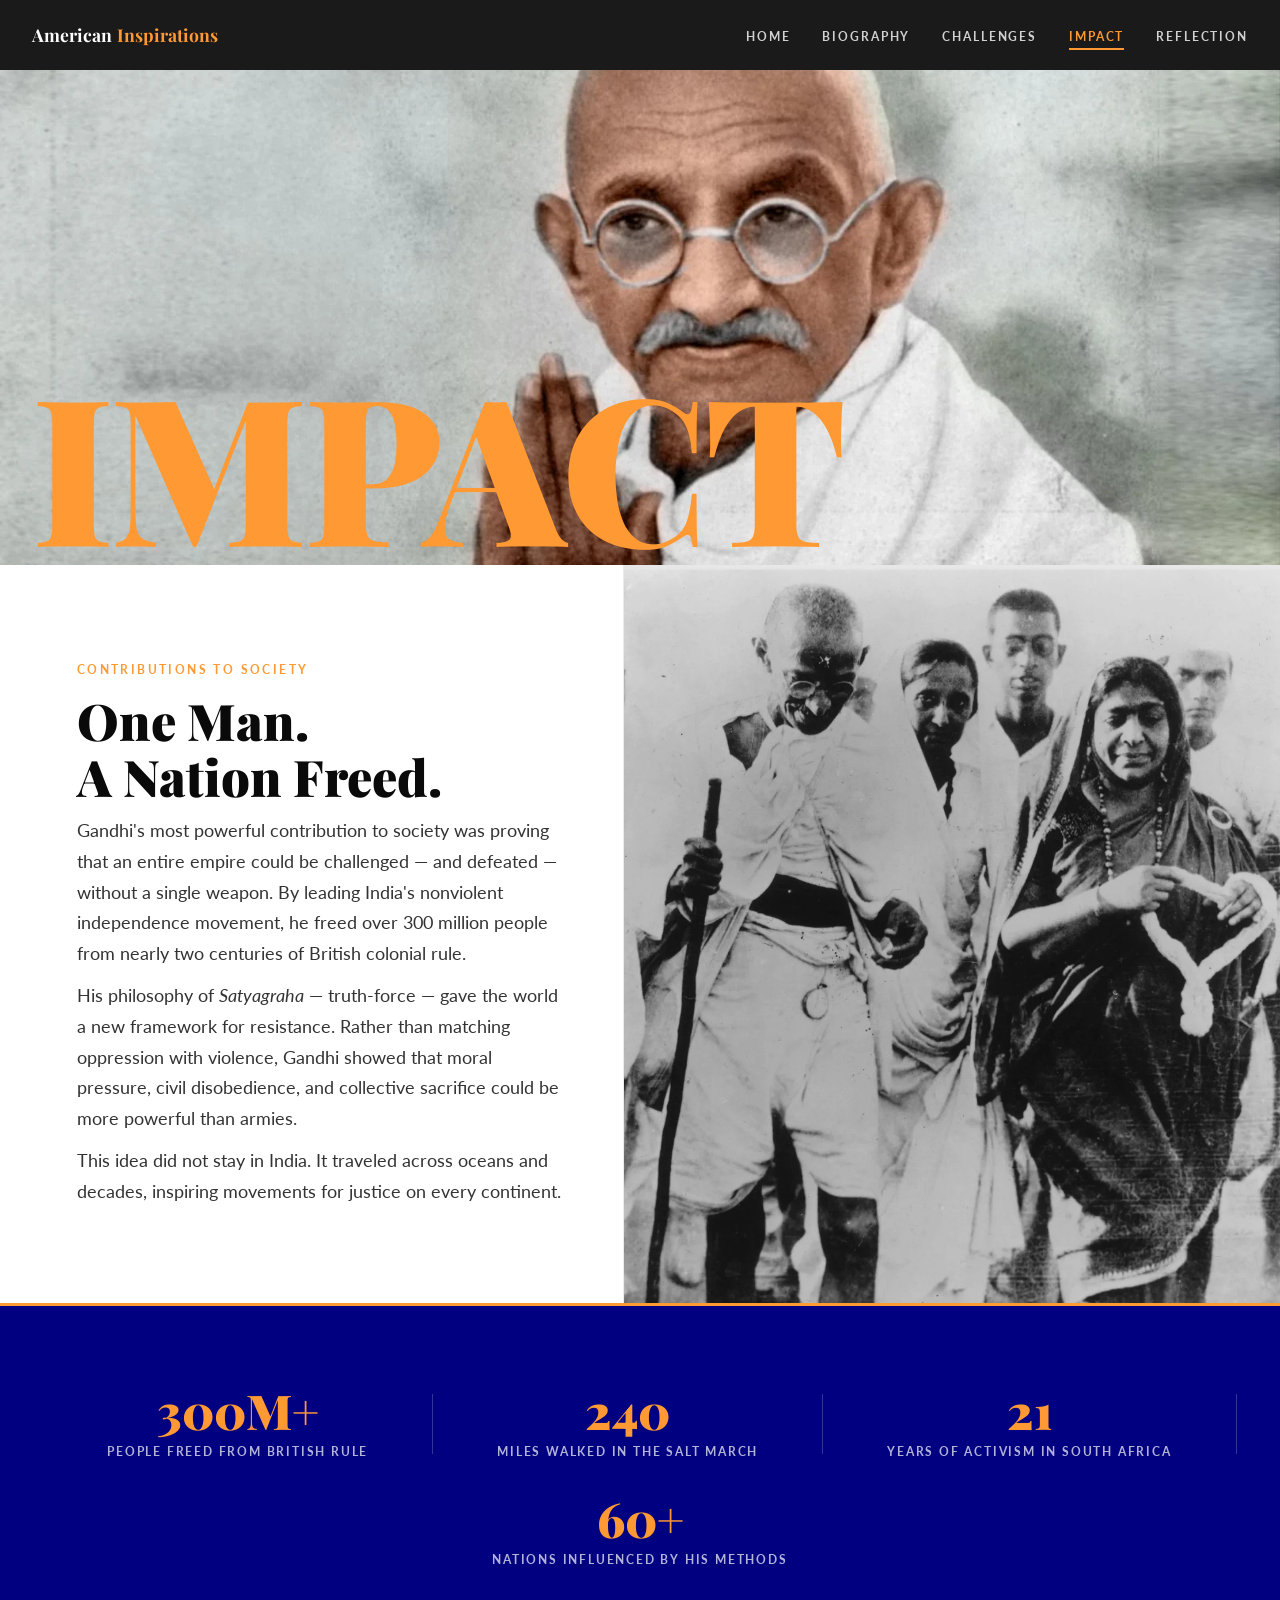
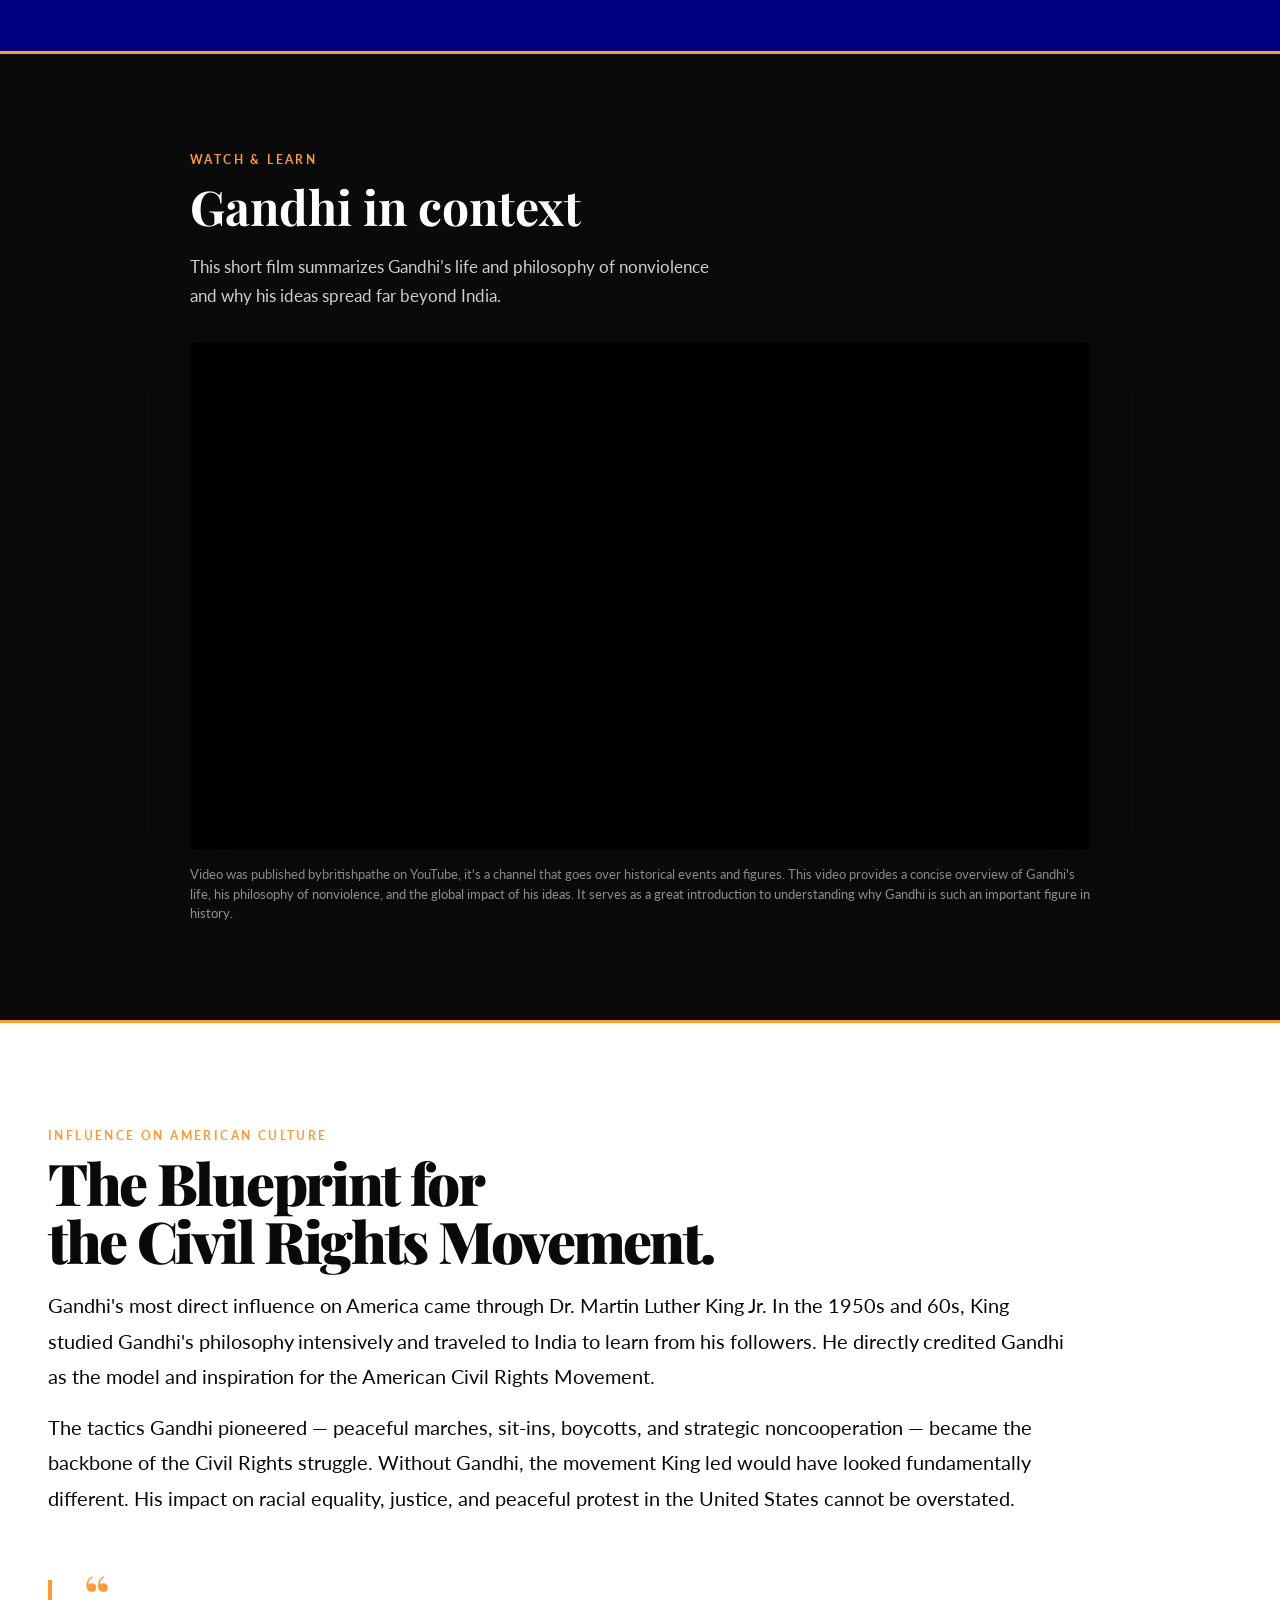
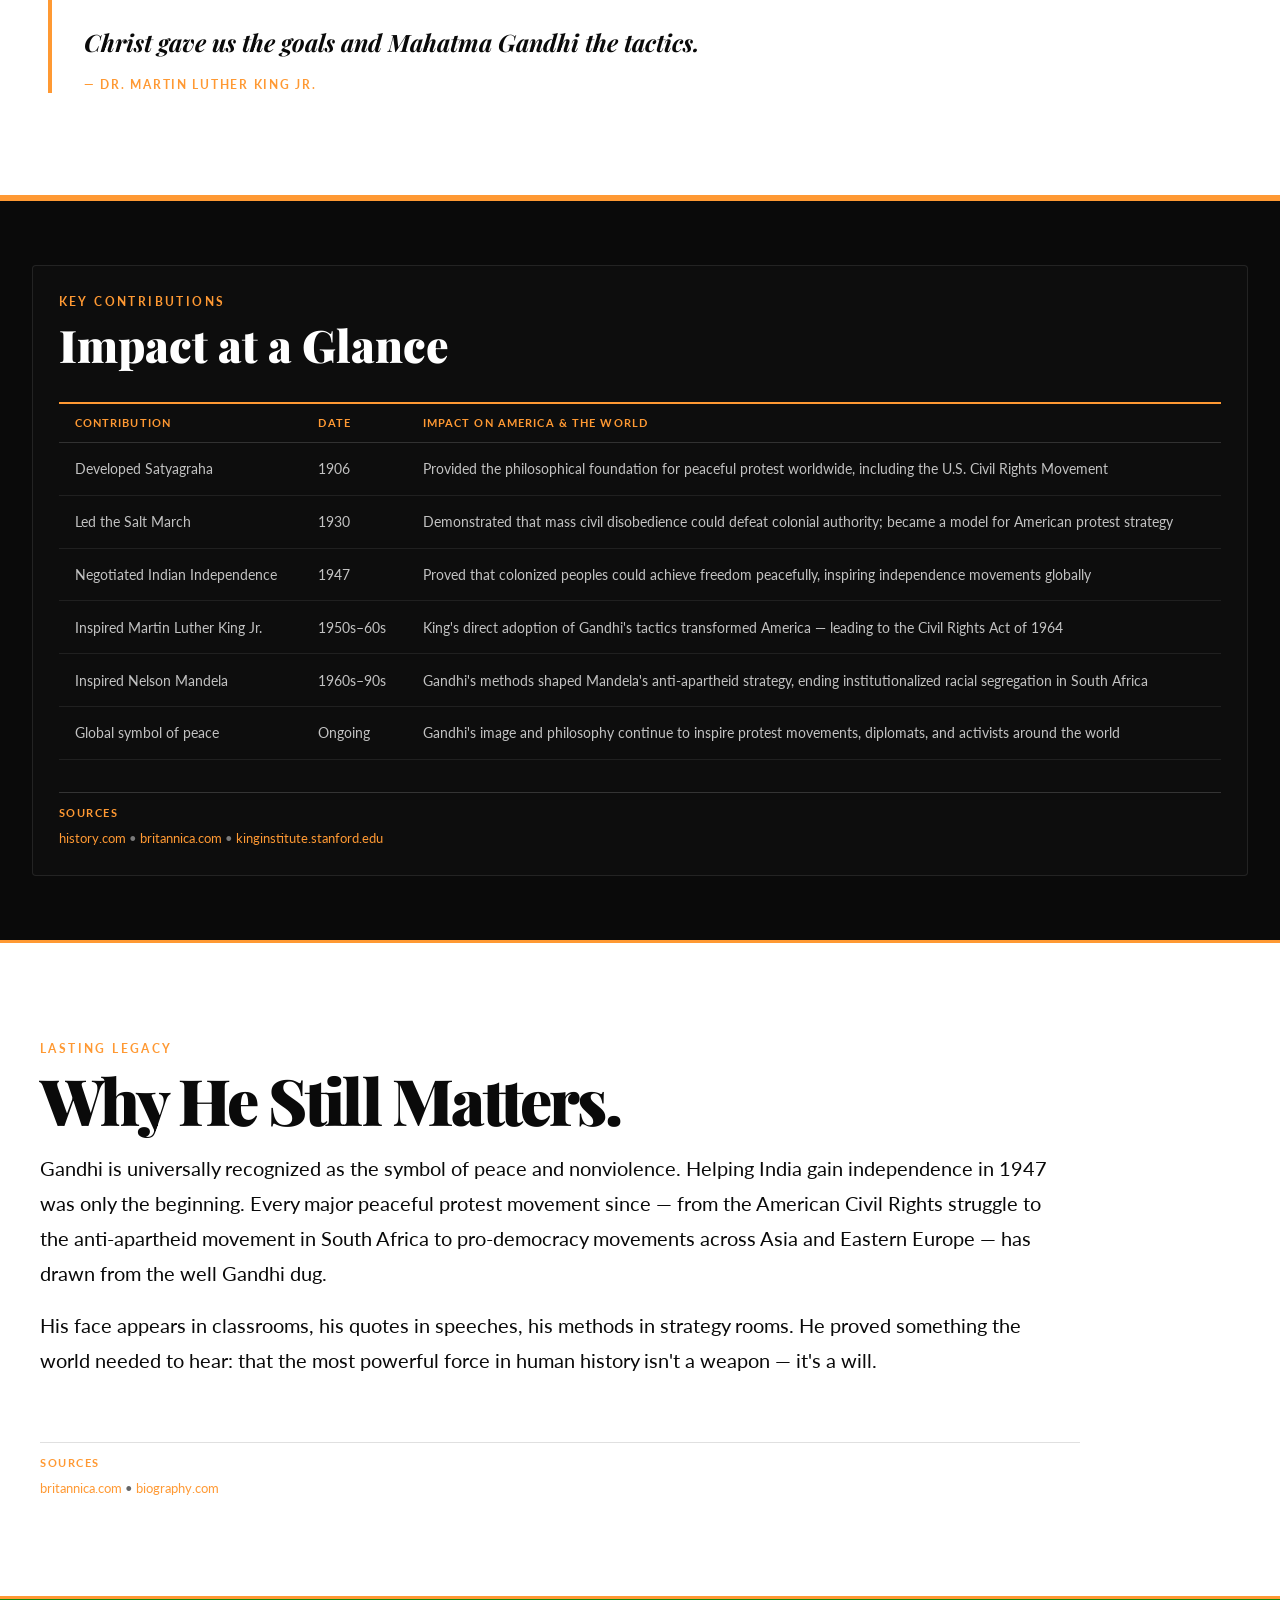
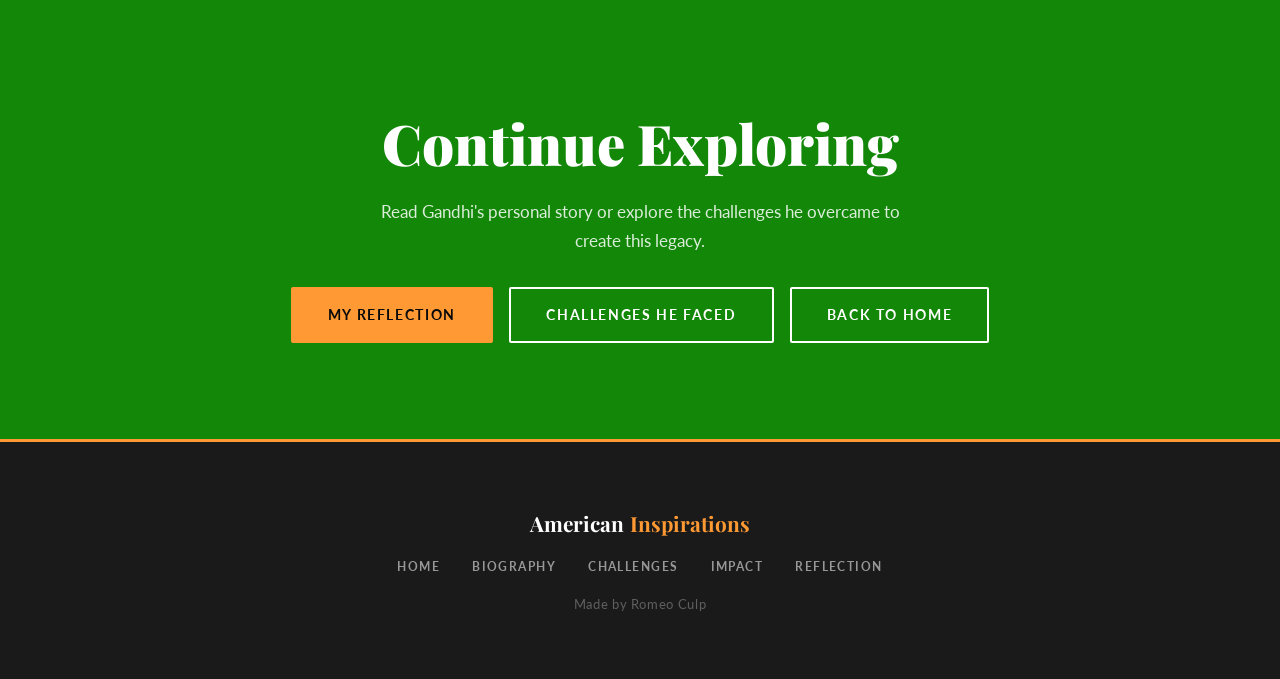
<file: impact.html>
<!DOCTYPE html>
<html lang="en">
<head>
  <meta charset="UTF-8" />
  <meta name="viewport" content="width=device-width, initial-scale=1.0" />
  <meta name="description" content="The impact of Mahatma Gandhi on American culture and the world — contributions, civil rights influence, and lasting legacy." />
  <meta name="keywords" content="RC, American Inspirations, Gandhi impact, American culture, Civil Rights, Martin Luther King, Satyagraha, legacy" />
  <title>Father Of A Nation | Mahatma Gandhi</title>
  <link rel="icon" type="image/x-icon" href="images/GANDHIII.png" />
  <link rel="preconnect" href="https://fonts.googleapis.com" />
  <link rel="preconnect" href="https://fonts.gstatic.com" crossorigin />
  <link href="https://fonts.googleapis.com/css2?family=Playfair+Display:ital,wght@0,400;0,700;0,900;1,400;1,700&family=Lato:wght@300;400;700&display=swap" rel="stylesheet" />
  <link rel="stylesheet" href="style.css" />
</head>

<body class="impact-page">

  <!-- navbar -->
  <nav class="navbar" id="navbar">
    <a href="index.html" class="nav-logo" aria-label="American Inspirations, home">
      <span class="nav-logo-main">American</span>
      <span class="nav-logo-accent">Inspirations</span>
    </a>
    <button class="nav-toggle" id="navToggle" aria-label="Toggle navigation">
      <span></span><span></span><span></span>
    </button>
    <ul class="nav-links" id="navLinks">
      <li><a href="index.html">Home</a></li>
      <li><a href="biography.html">Biography</a></li>
      <li><a href="challenges.html">Challenges</a></li>
      <li><a href="impact.html" class="active">Impact</a></li>
      <li><a href="reflection.html">Reflection</a></li>
    </ul>
  </nav>

  <!-- hero banner -->
  <header class="editorial-banner">
    <img src="images/impact/pray.webp" alt="Gandhi's impact on the world" class="editorial-banner-img" />
    <div class="editorial-banner-text">IMPACT</div>
  </header>

  <!-- intro to his contributions -->
  <section class="imp-intro fade-on-scroll">
    <div class="imp-intro-text">
      <p class="section-label">Contributions to Society</p>
      <h2 class="imp-heading">One Man.<br>A Nation Freed.</h2>
      <p class="imp-body">Gandhi's most powerful contribution to society was proving that an entire
        empire could be challenged — and defeated — without a single weapon. By
        leading India's nonviolent independence movement, he freed over 300 million
        people from nearly two centuries of British colonial rule.</p>
      <p class="imp-body">
        His philosophy of <em>Satyagraha</em> — truth-force — gave the world a
        new framework for resistance. Rather than matching oppression with violence,
        Gandhi showed that moral pressure, civil disobedience, and collective
        sacrifice could be more powerful than armies.
      </p>
      <p class="imp-body">
        This idea did not stay in India. It traveled across oceans and decades,
        inspiring movements for justice on every continent.
      </p>
    </div>
    <div class="imp-intro-img">
      <img src="images/impact/Gandhinmarch.webp" alt="Gandhi leading a march" class="imp-img" />
    </div>
  </section>

  <!-- stats -->
  <div class="facts-strip fade-on-scroll">
    <div class="fact-card">
      <div class="fact-number">300M+</div>
      <div class="fact-label">People freed from British rule</div>
    </div>
    <div class="fact-divider"></div>
    <div class="fact-card">
      <div class="fact-number">240</div>
      <div class="fact-label">Miles walked in the Salt March</div>
    </div>
    <div class="fact-divider"></div>
    <div class="fact-card">
      <div class="fact-number">21</div>
      <div class="fact-label">Years of activism in South Africa</div>
    </div>
    <div class="fact-divider"></div>
    <div class="fact-card">
      <div class="fact-number">60+</div>
      <div class="fact-label">Nations influenced by his methods</div>
    </div>
  </div>

  <!-- video section -->
  <section class="video-section fade-on-scroll" aria-labelledby="impact-video-heading">
    <div class="video-section-inner">
      <p class="section-label">Watch &amp; Learn</p>
      <h2 id="impact-video-heading" class="section-heading">Gandhi in context</h2>
      <p class="video-section-lead">
        This short film summarizes Gandhi&rsquo;s life and philosophy of nonviolence and why his ideas spread far beyond India.
      </p>
      <div class="video-embed-wrap">
        <iframe
          class="video-embed"
          src="https://www.youtube.com/embed/codWemzsW40"
          title="Gandhi in 5 Minutes — educational biography (YouTube)"
          allow="accelerometer; autoplay; clipboard-write; encrypted-media; gyroscope; picture-in-picture; web-share"
          allowfullscreen
          loading="lazy"
        ></iframe>
      </div>
      <p class="video-section-credit">
      Video was published bybritishpathe on YouTube, it's a channel that goes over historical events and figures. This video provides a concise overview of Gandhi's life, his philosophy of nonviolence, and the global impact of his ideas. It serves as a great introduction to understanding why Gandhi is such an important figure in history.</p>
    </div>
  </section>

  <!-- how he influenced america -->
  <section class="why-section fade-on-scroll">
    <div class="why-inner">
      <div class="why-content">
        <p class="section-label">Influence on American Culture</p>
        <h2 class="why-heading">The Blueprint for<br>the Civil Rights Movement.</h2>
        <p class="why-body">
          Gandhi's most direct influence on America came through Dr. Martin Luther
          King Jr. In the 1950s and 60s, King studied Gandhi's philosophy intensively
          and traveled to India to learn from his followers. He directly credited
          Gandhi as the model and inspiration for the American Civil Rights Movement.
        </p>
        <p class="why-body" style="margin-top: 1rem;">
          The tactics Gandhi pioneered — peaceful marches, sit-ins, boycotts, and
          strategic noncooperation — became the backbone of the Civil Rights struggle.
          Without Gandhi, the movement King led would have looked fundamentally
          different. His impact on racial equality, justice, and peaceful protest
          in the United States cannot be overstated.
        </p>
        <blockquote class="imp-mlk-quote">
          <span class="imp-quote-mark">&ldquo;</span>
          Christ gave us the goals and Mahatma Gandhi the tactics.
          <cite>&mdash; Dr. Martin Luther King Jr.</cite>
        </blockquote>
      </div>
    </div>
  </section>

  <!-- table -->
  <section class="bio-section bio-section--navy fade-on-scroll">
    <div class="bio-section-inner bio-section-inner--full">
      <p class="section-label">Key Contributions</p>
      <h2 class="editorial-section-title editorial-section-title--light">Impact at a Glance</h2>
      <table class="bio-table">
        <thead>
          <tr>
            <th>Contribution</th>
            <th>Date</th>
            <th>Impact on America &amp; the World</th>
          </tr>
        </thead>
        <tbody>
          <tr>
            <td>Developed Satyagraha</td>
            <td>1906</td>
            <td>Provided the philosophical foundation for peaceful protest worldwide, including the U.S. Civil Rights Movement</td>
          </tr>
          <tr>
            <td>Led the Salt March</td>
            <td>1930</td>
            <td>Demonstrated that mass civil disobedience could defeat colonial authority; became a model for American protest strategy</td>
          </tr>
          <tr>
            <td>Negotiated Indian Independence</td>
            <td>1947</td>
            <td>Proved that colonized peoples could achieve freedom peacefully, inspiring independence movements globally</td>
          </tr>
          <tr>
            <td>Inspired Martin Luther King Jr.</td>
            <td>1950s&ndash;60s</td>
            <td>King's direct adoption of Gandhi's tactics transformed America — leading to the Civil Rights Act of 1964</td>
          </tr>
          <tr>
            <td>Inspired Nelson Mandela</td>
            <td>1960s&ndash;90s</td>
            <td>Gandhi's methods shaped Mandela's anti-apartheid strategy, ending institutionalized racial segregation in South Africa</td>
          </tr>
          <tr>
            <td>Global symbol of peace</td>
            <td>Ongoing</td>
            <td>Gandhi's image and philosophy continue to inspire protest movements, diplomats, and activists around the world</td>
          </tr>
        </tbody>
      </table>
      <div class="source-block source-block--light">
        <p class="source-block-label">Sources</p>
        <p class="bio-source bio-source--light">
          <a href="https://www.history.com/topics/india/mahatma-gandhi" target="_blank">history.com</a> &bull;
          <a href="https://www.britannica.com/biography/Mahatma-Gandhi" target="_blank">britannica.com</a> &bull;
          <a href="https://kinginstitute.stanford.edu/gandhi-mohandas-k" target="_blank">kinginstitute.stanford.edu</a>
        </p>
      </div>
    </div>
  </section>

  <!-- lasting legacy -->
  <section class="bio-significance fade-on-scroll">
    <div class="bio-sig-inner">
      <div class="why-flag-stripe why-flag-stripe--saffron" aria-hidden="true"></div>
      <div class="why-flag-stripe why-flag-stripe--white"   aria-hidden="true"></div>
      <div class="why-flag-stripe why-flag-stripe--green"   aria-hidden="true"></div>
      <div class="bio-sig-content">
        <p class="section-label">Lasting Legacy</p>
        <h2 class="why-heading">Why He Still Matters.</h2>
        <p class="why-body">
          Gandhi is universally recognized as the symbol of peace and nonviolence.
          Helping India gain independence in 1947 was only the beginning. Every major
          peaceful protest movement since — from the American Civil Rights struggle to
          the anti-apartheid movement in South Africa to pro-democracy movements across
          Asia and Eastern Europe — has drawn from the well Gandhi dug.
        </p>
        <p class="why-body" style="margin-top: 1rem;">
          His face appears in classrooms, his quotes in speeches, his methods in
          strategy rooms. He proved something the world needed to hear: that the
          most powerful force in human history isn't a weapon — it's a will.
        </p>
        <div class="source-block source-block--light" style="margin-top: var(--space-lg);">
          <p class="source-block-label">Sources</p>
          <p class="bio-source bio-source--light">
            <a href="https://www.britannica.com/biography/Mahatma-Gandhi" target="_blank">britannica.com</a> &bull;
            <a href="https://www.biography.com/political-figures/mahatma-gandhi" target="_blank">biography.com</a>
          </p>
        </div>
      </div>
    </div>
  </section>

  <!-- cta -->
  <section class="cta-section fade-on-scroll">
    <h2 class="cta-heading">Continue Exploring</h2>
    <p class="cta-sub">Read Gandhi's personal story or explore the challenges he overcame to create this legacy.</p>
    <div class="cta-buttons">
      <a href="reflection.html" class="btn btn-primary">My Reflection</a>
      <a href="challenges.html" class="btn btn-outline">Challenges He Faced</a>
      <a href="index.html" class="btn btn-outline">Back to Home</a>
    </div>
  </section>

  <!-- footer -->
  <footer class="site-footer">
    <div class="footer-inner">
      <a href="index.html" class="footer-logo" aria-label="American Inspirations — Home">
        <span class="nav-logo-main">American</span>
        <span class="nav-logo-accent">Inspirations</span>
      </a>
      <nav class="footer-nav" aria-label="Footer navigation">
        <a href="index.html">Home</a>
        <a href="biography.html">Biography</a>
        <a href="challenges.html">Challenges</a>
        <a href="impact.html">Impact</a>
        <a href="reflection.html">Reflection</a>
      </nav>
      <p class="footer-credit">Made by Romeo Culp</p>
    </div>
  </footer>

  <script>
    const navbar = document.getElementById('navbar');
    window.addEventListener('scroll', () => {
      navbar.classList.toggle('scrolled', window.scrollY > 80);
    });

    const navToggle = document.getElementById('navToggle');
    const navLinks  = document.getElementById('navLinks');
    navToggle.addEventListener('click', () => {
      navLinks.classList.toggle('open');
      navToggle.classList.toggle('active');
    });

    const observer = new IntersectionObserver((entries) => {
      entries.forEach(entry => {
        if (entry.isIntersecting) {
          entry.target.classList.add('visible');
          observer.unobserve(entry.target);
        }
      });
    }, { threshold: 0.08 });
    document.querySelectorAll('.fade-on-scroll').forEach(el => observer.observe(el));
  </script>

</body>
</html>
</file>
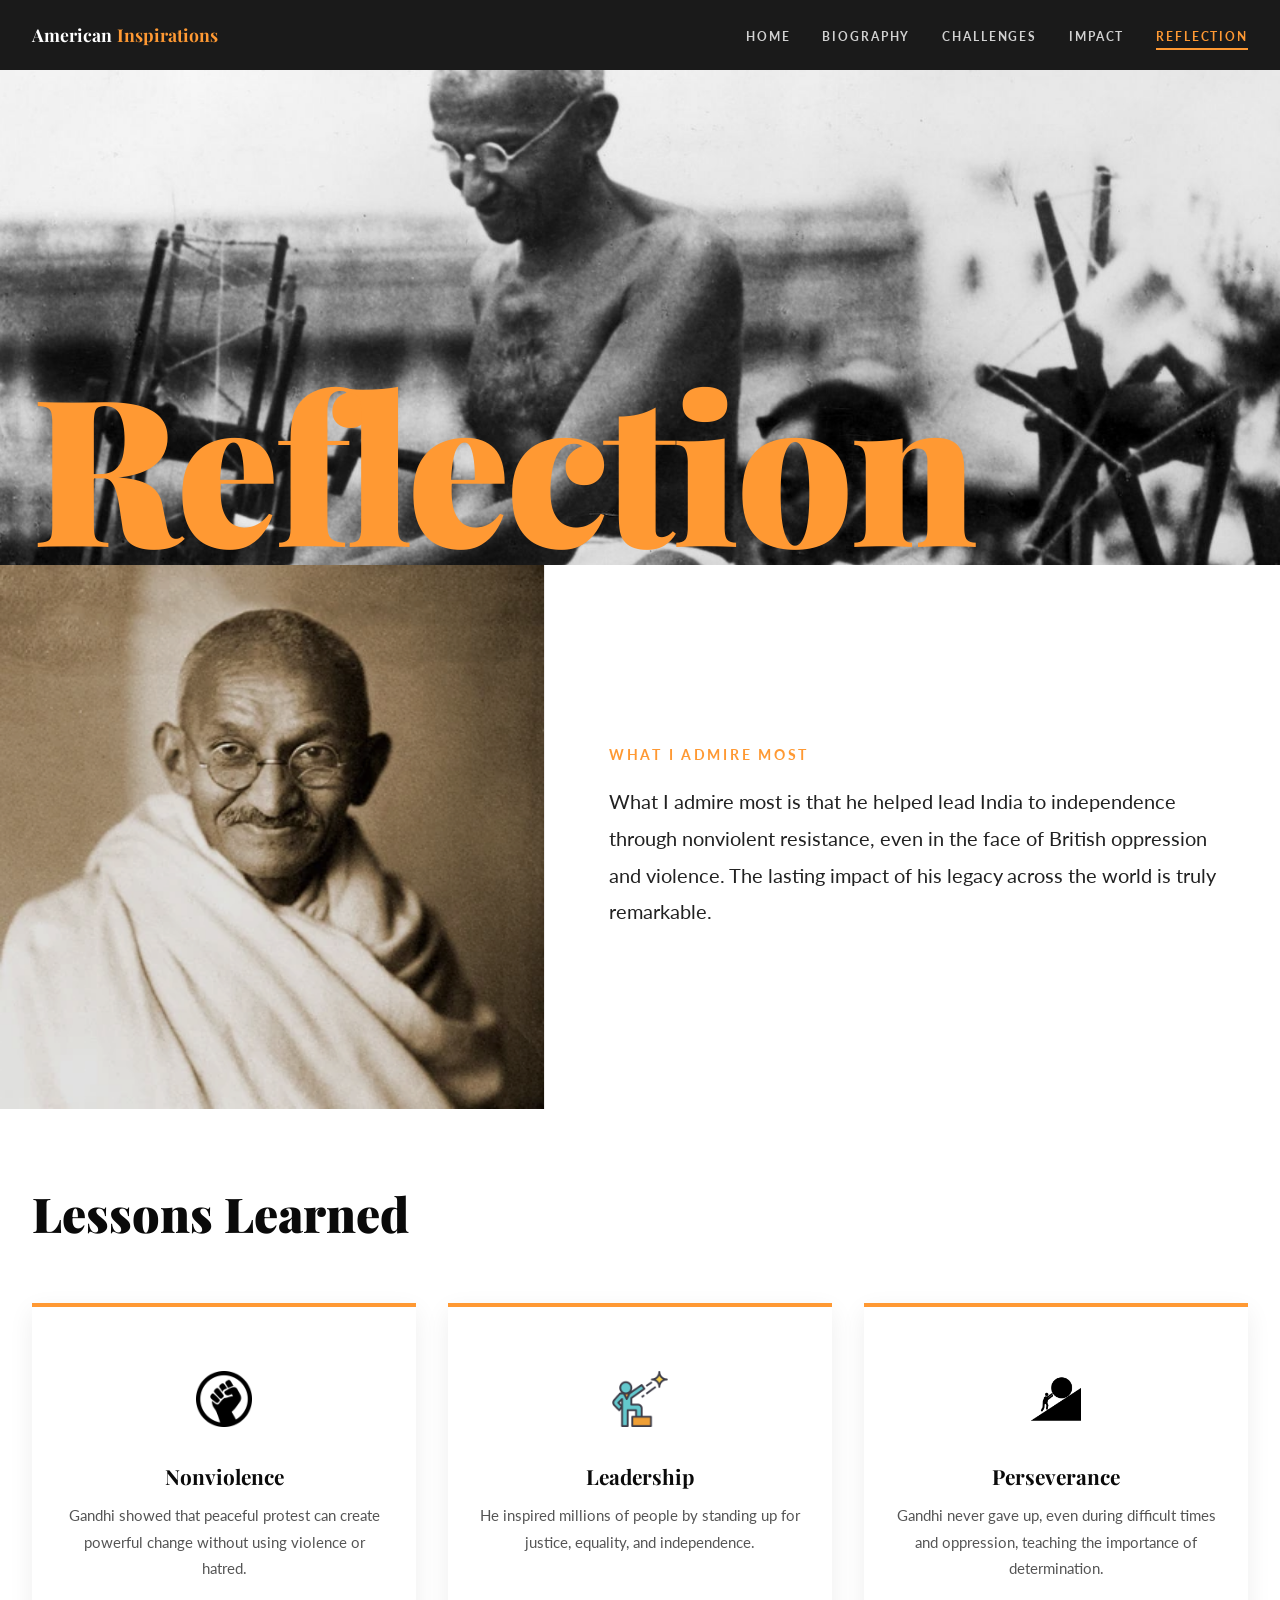
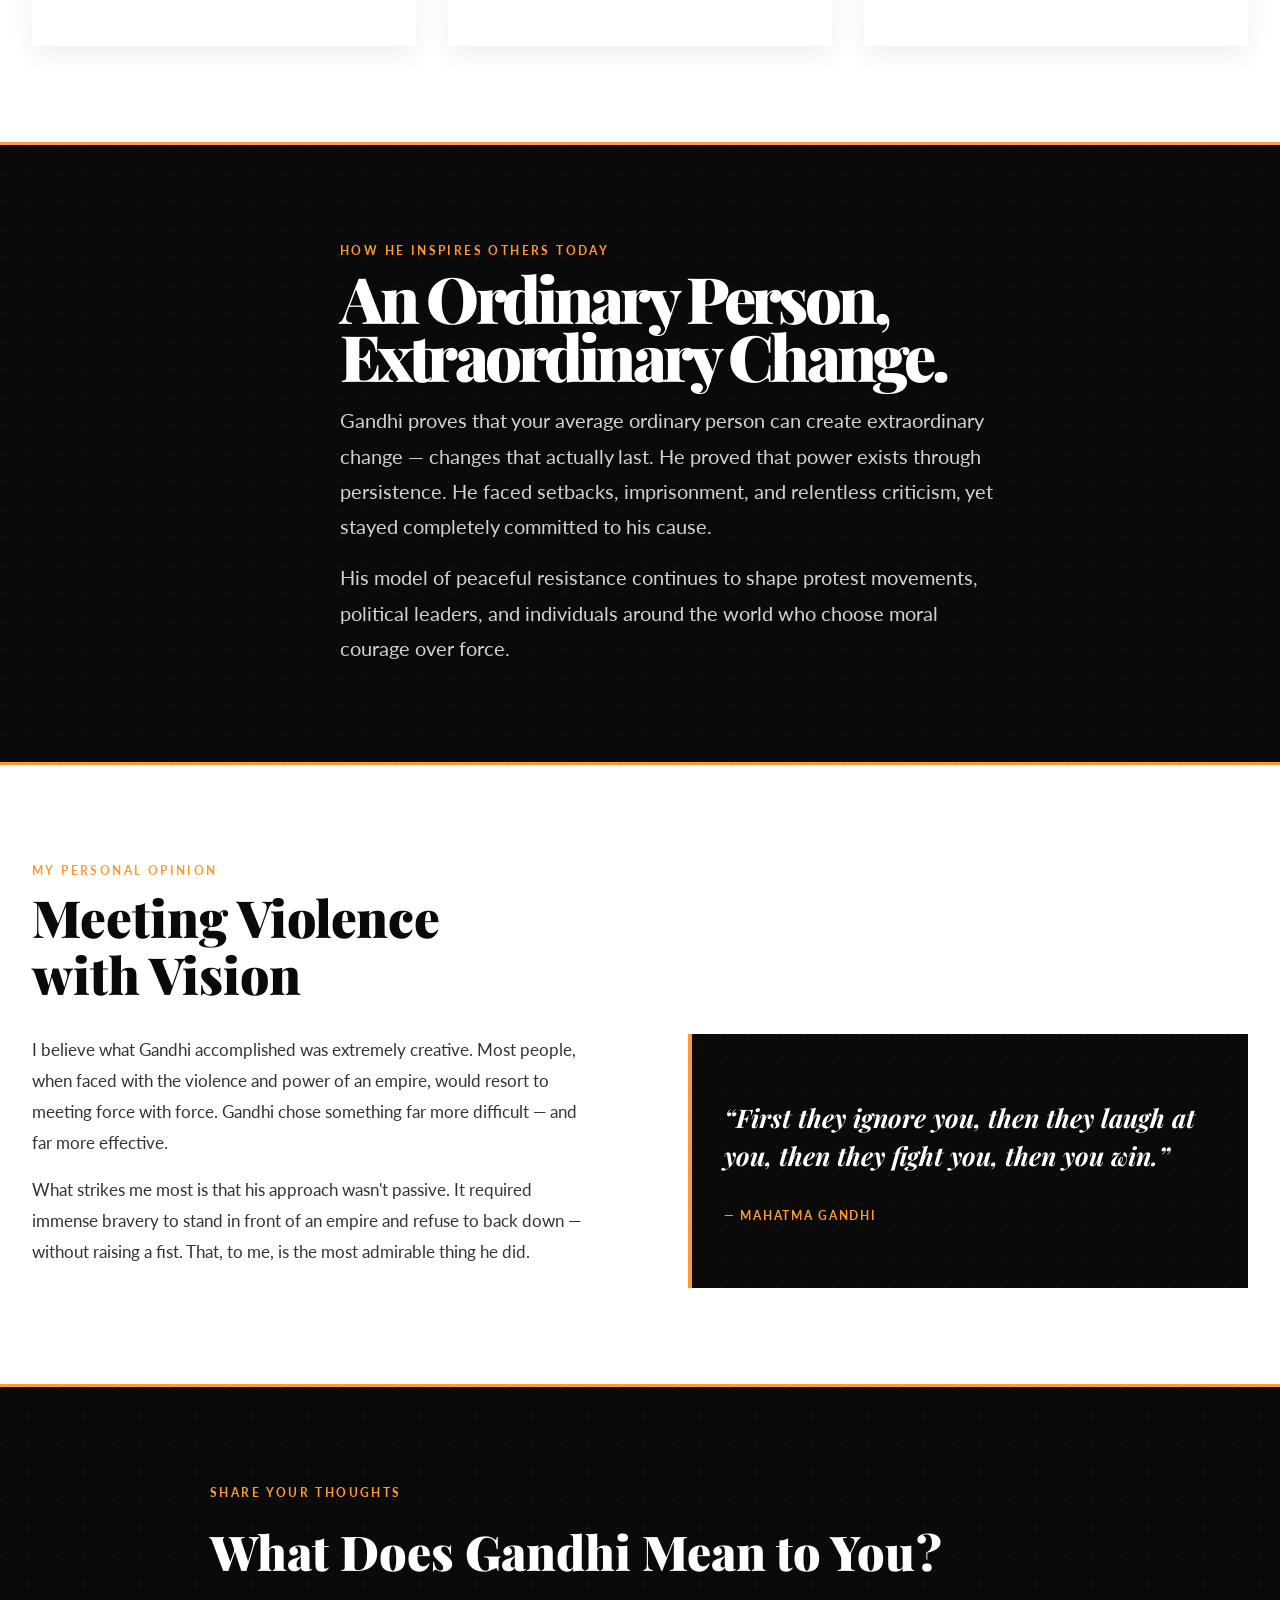
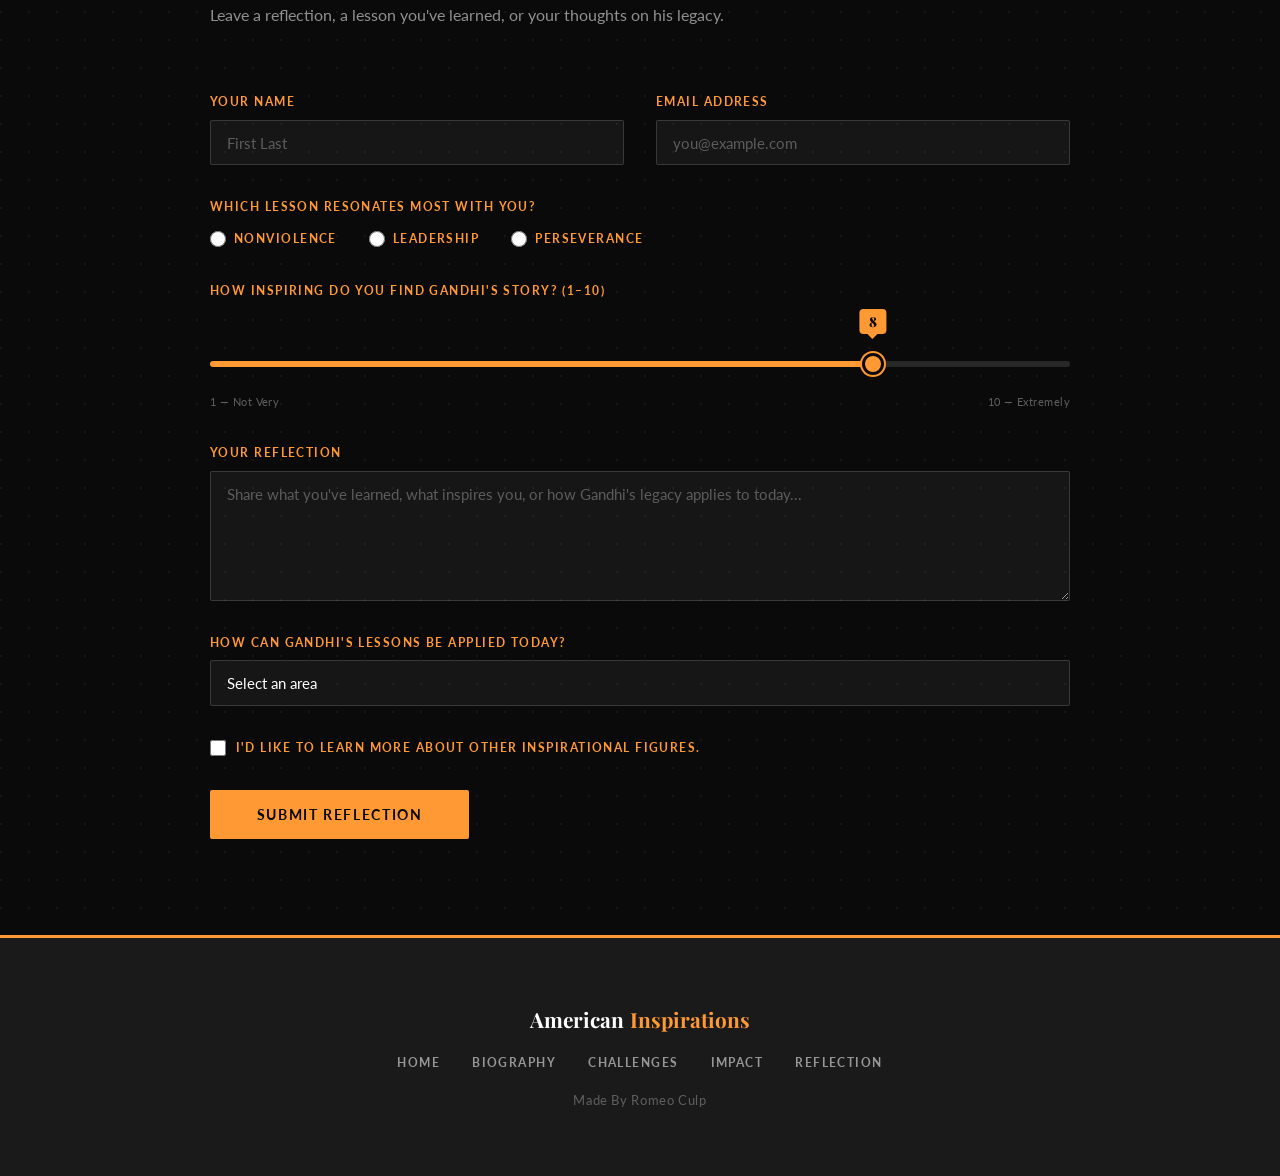
<file: reflection.html>
<!DOCTYPE html>
<html lang="en">
<head>
    <meta charset="UTF-8" />
    <meta name="viewport" content="width=device-width, initial-scale=1.0" />
    <meta name="description" content="Personal reflection on Mahatma Gandhi — lessons learned, inspiration, and legacy." />
    <meta name="keywords" content="RC, American Inspirations, Gandhi reflection, lessons, legacy, nonviolence, inspiration" />
    <title>Father Of A Nation | Mahatma Gandhi</title>
    <link rel="icon" type="image/x-icon" href="images/GANDHIII.png">
    <link rel="preconnect" href="https://fonts.googleapis.com" />
    <link rel="preconnect" href="https://fonts.gstatic.com" crossorigin />
    <link href="https://fonts.googleapis.com/css2?family=Playfair+Display:ital,wght@0,400;0,700;0,900;1,400;1,700&family=Lato:wght@300;400;700&display=swap" rel="stylesheet" />
    <link rel="stylesheet" href="style.css" />
</head>

<body class="reflection-page">

  <!-- navbar -->
  <nav class="navbar" id="navbar">
    <a href="index.html" class="nav-logo" aria-label="American Inspirations, home">
      <span class="nav-logo-main">American</span>
      <span class="nav-logo-accent">Inspirations</span>
    </a>
    <button class="nav-toggle" id="navToggle" aria-label="Toggle navigation">
      <span></span><span></span><span></span>
    </button>
    <ul class="nav-links" id="navLinks">
      <li><a href="index.html">Home</a></li>
      <li><a href="biography.html">Biography</a></li>
      <li><a href="challenges.html">Challenges</a></li>
      <li><a href="impact.html">Impact</a></li>
      <li><a href="reflection.html" class="active">Reflection</a></li>
    </ul>
  </nav>

  <!-- banner -->
  <header class="reflection-banner">
    <img src="images/reflection/23.jpg" alt="Gandhi leading the Salt March" class="reflection-banner-img" />
    <div class="reflection-banner-text">Reflection</div>
  </header>

  <!-- what i admire most about Gandhi -->
  <section class="reflection-split">
    <div class="reflection-image">
      <img src="images/reflection/Gandhismile.webp" alt="Gandhi Smiling" class="reflection-img" />
    </div>
    <div class="reflection-right">
      <!-- animated floating quote mark -->
      <span class="reflection-mark" aria-hidden="true">&ldquo;</span>
      <p class="section-label-light">What I Admire Most</p>
      <p class="reflection-paragraph">
        What I admire most is that he helped lead India to independence through
        nonviolent resistance, even in the face of British oppression and violence.
        The lasting impact of his legacy across the world is truly remarkable.
      </p>
    </div>
  </section>

  <!--  lessons learned -->
  <section class="lessons-header fade-on-scroll">
    <h2>Lessons Learned</h2>
  </section>

  <section class="lessons-section fade-on-scroll">
    <div class="lesson-card">
      <img src="images/reflection/courage-icon.png" alt="Nonviolence icon" class="lesson-icon-img" />
      <h3>Nonviolence</h3>
      <p>
        Gandhi showed that peaceful protest can create powerful change
        without using violence or hatred.
      </p>
    </div>

    <div class="lesson-card">
      <img src="images/reflection/860454.png" alt="Leadership icon" class="lesson-icon-img" />
      <h3>Leadership</h3>
      <p>
        He inspired millions of people by standing up for justice,
        equality, and independence.
      </p>
    </div>

    <div class="lesson-card">
      <img src="images/reflection/perservance.png" alt="Perseverance icon" class="lesson-icon-img" />
      <h3>Perseverance</h3>
      <p>
        Gandhi never gave up, even during difficult times and oppression,
        teaching the importance of determination.
      </p>
    </div>
  </section>

  <!-- how he inspires others today -->
  <section class="inspire-section fade-on-scroll">
    <div class="inspire-inner">
      <div class="why-flag-stripe why-flag-stripe--saffron" aria-hidden="true"></div>
      <div class="why-flag-stripe why-flag-stripe--white"   aria-hidden="true"></div>
      <div class="why-flag-stripe why-flag-stripe--green"   aria-hidden="true"></div>
      <p class="section-label">How He Inspires Others Today</p>
      <h2 class="why-heading">An Ordinary Person,<br>Extraordinary Change.</h2>
      <p class="why-body">
        Gandhi proves that your average ordinary person can create extraordinary
        change — changes that actually last. He proved that power exists through
        persistence. He faced setbacks, imprisonment, and relentless criticism,
        yet stayed completely committed to his cause.
      </p>
      <p class="why-body" style="margin-top:1rem;">
        His model of peaceful resistance continues to shape protest movements,
        political leaders, and individuals around the world who choose moral
        courage over force.
      </p>
    </div>
  </section>

  <!--  personal opinion -->
  <section class="opinion-section fade-on-scroll">
    <div class="opinion-inner">
      <p class="section-label">My Personal Opinion</p>
      <h2 class="opinion-heading">Meeting Violence<br>with Vision</h2>
      <div class="opinion-grid">
        <div class="opinion-body-col">
          <p class="opinion-body">
            I believe what Gandhi accomplished was extremely creative. Most people,
            when faced with the violence and power of an empire, would resort to
            meeting force with force. Gandhi chose something far more difficult —
            and far more effective.
          </p>
          <p class="opinion-body">
            What strikes me most is that his approach wasn't passive. It required
            immense bravery to stand in front of an empire and refuse to back down —
            without raising a fist. That, to me, is the most admirable thing he did.
          </p>
        </div>
        <blockquote class="opinion-pull">
          &ldquo;First they ignore you, then they laugh at you, then they fight you,
          then you win.&rdquo;
          <cite>— Mahatma Gandhi</cite>
        </blockquote>
      </div>
    </div>
  </section>

  <!--  reflection form -->
  <section class="form-section fade-on-scroll">
    <div class="form-inner">
      <p class="section-label">Share Your Thoughts</p>
      <h2 class="form-heading">What Does Gandhi Mean to You?</h2>
      <p class="form-sub">
        Leave a reflection, a lesson you've learned, or your thoughts on his legacy.
      </p>

      <form class="reflection-form" action="mailto:youremail@example.com" method="POST" enctype="text/plain">

        <div class="form-row form-row--two">
          <div class="form-group">
            <label for="visitor-name">Your Name</label>
            <input type="text" id="visitor-name" name="name" placeholder="First Last" required />
          </div>
          <div class="form-group">
            <label for="visitor-email">Email Address</label>
            <input type="email" id="visitor-email" name="email" placeholder="you@example.com" />
          </div>
        </div>

        <div class="form-group">
          <label>Which lesson resonates most with you?</label>
          <div class="radio-group">
            <label class="radio-option">
              <input type="radio" name="lesson" value="Nonviolence" /> Nonviolence
            </label>
            <label class="radio-option">
              <input type="radio" name="lesson" value="Leadership" /> Leadership
            </label>
            <label class="radio-option">
              <input type="radio" name="lesson" value="Perseverance" /> Perseverance
            </label>
          </div>
        </div>

        <div class="form-group">
          <label for="inspiration-rating">How inspiring do you find Gandhi's story? (1–10)</label>
          <div class="range-wrap">
            <div class="range-bubble" id="range-bubble">8</div>
            <input type="range" id="inspiration-rating" name="rating" min="1" max="10" value="8" />
          </div>
          <div class="range-labels">
            <span>1 — Not Very</span>
            <span>10 — Extremely</span>
          </div>
        </div>

        <div class="form-group">
          <label for="reflection-text">Your Reflection</label>
          <textarea id="reflection-text" name="reflection" rows="5"
            placeholder="Share what you've learned, what inspires you, or how Gandhi's legacy applies to today..."></textarea>
        </div>

        <div class="form-group">
          <label for="apply-today">How can Gandhi's lessons be applied today?</label>
          <select id="apply-today" name="apply">
            <option value="" disabled selected>Select an area</option>
            <option value="politics">Politics &amp; Government</option>
            <option value="environment">Environmental Activism</option>
            <option value="civil-rights">Civil Rights</option>
            <option value="education">Education</option>
            <option value="personal">Personal Life</option>
          </select>
        </div>

        <div class="form-group form-group--check">
          <label class="checkbox-option">
            <input type="checkbox" name="newsletter" value="yes" />
            I'd like to learn more about other inspirational figures.
          </label>
        </div>

        <button type="submit" class="btn btn-form">Submit Reflection</button>
      </form>
    </div>
  </section>

  <!-- footer -->
  <footer class="site-footer">
    <div class="footer-inner">
      <a href="index.html" class="footer-logo" aria-label="American Inspirations — Home">
        <span class="nav-logo-main">American</span>
        <span class="nav-logo-accent">Inspirations</span>
      </a>
      <nav class="footer-nav" aria-label="Footer navigation">
        <a href="index.html">Home</a>
        <a href="biography.html">Biography</a>
        <a href="challenges.html">Challenges</a>
        <a href="impact.html">Impact</a>
        <a href="reflection.html">Reflection</a>
      </nav>
      <p class="footer-credit">Made By Romeo Culp</p>
    </div>
  </footer>

  <!-- javascript -->
  <script>
    /* navbar scroll */
    const navbar = document.getElementById('navbar');
    window.addEventListener('scroll', () => {
      navbar.classList.toggle('scrolled', window.scrollY > 80);
    });

    /* mobile nav */
    const navToggle = document.getElementById('navToggle');
    const navLinks  = document.getElementById('navLinks');
    navToggle.addEventListener('click', () => {
      navLinks.classList.toggle('open');
      navToggle.classList.toggle('active');
    });

    /* fade on scroll */
    const observer = new IntersectionObserver((entries) => {
      entries.forEach(entry => {
        if (entry.isIntersecting) {
          entry.target.classList.add('visible');
          observer.unobserve(entry.target);
        }
      });
    }, { threshold: 0.08 });
    document.querySelectorAll('.fade-on-scroll').forEach(el => observer.observe(el));

    /* range slider — bubble + track fill */
    const slider    = document.getElementById('inspiration-rating');
    const bubble    = document.getElementById('range-bubble');

    function updateSlider() {
      const min = Number(slider.min);
      const max = Number(slider.max);
      const val = Number(slider.value);
      const pct = ((val - min) / (max - min)) * 100;

      bubble.textContent = val;
      bubble.style.left  = `calc(${pct}% + ${(11 - pct * 0.22)}px)`;
      slider.style.setProperty('--range-pct', pct + '%');
    }

    slider.addEventListener('input', updateSlider);
    updateSlider(); /* init on load */
  </script>

</body>
</html>
</file>
<file: style.css>
/* American Inspirations — external stylesheet (hand-coded capstone, RC)
   Sections: variables, layout, components, page-specific, media queries */

/* variables */

:root {
  --saffron      : #FF9933;
  --saffron-dark : #D97D1A;
  --white        : #FFFFFF;
  --green        : #138808;
  --navy         : #000080;
  /* Single ink for dark UI — matches dotted panels site-wide */
  --dark         : #0a0a0a;
  --dark-mid     : #0a0a0a;
  --cream        : #FFFFFF;

  --texture-dots: radial-gradient(circle at 1px 1px, rgba(255, 255, 255, 0.055) 1px, transparent 0);
  --texture-dots-size: 28px 28px;

  /* Flat bars (nav, mobile menu, footer) — no dot texture */
  --bar-surface: #1a1a1a;

  --font-display : 'Playfair Display', Georgia, serif;
  --font-body    : 'Lato', Arial, sans-serif;

  --space-xs  : 0.5rem;
  --space-sm  : 1rem;
  --space-md  : 2rem;
  --space-lg  : 4rem;
  --space-xl  : 6rem;

  --max-width  : 1280px;
  --nav-height : 70px;

  --transition-fast : 0.2s ease;
  --transition-med  : 0.4s ease;
  --transition-slow : 0.7s ease;
}


/* ID selectors (rubric): in-page targets clear fixed navbar */
#home {
  scroll-margin-top: var(--nav-height);
}

#quote {
  scroll-margin-top: var(--nav-height);
}

#impact-video-heading {
  margin-bottom: var(--space-sm);
}

/* Animated <img> (rubric): subtle brightness pulse on homepage collage */
@keyframes img-animated-glow {
  0%, 100% { filter: brightness(1) saturate(1); }
  50%       { filter: brightness(1.1) saturate(1.06); }
}

.img-animated {
  animation: img-animated-glow 4.5s ease-in-out infinite;
  will-change: filter;
}

@media (prefers-reduced-motion: reduce) {
  .img-animated {
    animation: none;
    filter: none;
  }
}


*, *::before, *::after {
  box-sizing: border-box;
  margin: 0;
  padding: 0;
}

html { scroll-behavior: smooth; }

body {
  font-family: var(--font-body);
  background-color: var(--cream);
  color: var(--dark);
  line-height: 1.7;
  overflow-x: hidden;
}

img { display: block; max-width: 100%; height: auto; }
a   { color: inherit; text-decoration: none; }
ul  { list-style: none; }


/* Dark surfaces: one ink + dot grain (single source of truth) */
.why-section,
.inspire-section,
.form-section,
.bio-section--dark,
.bio-section--navy,
.bio-significance,
.ch-dark-section,
.ch-prison-section,
.ch-partition-section,
.rf-lessons,
.rf-inspire,
.ch-hero,
.rf-hero,
.quote-right,
.ch-split-img-wrap,
.reflection-image,
.imp-intro-img,
.rf-admire-img-wrap,
.opinion-pull,
.rf-opinion-quote {
  background-color: var(--dark);
  background-image: var(--texture-dots);
  background-size: var(--texture-dots-size);
}


.section-label {
  font-family: var(--font-body);
  font-weight: 700;
  font-size: 0.75rem;
  letter-spacing: 0.2em;
  text-transform: uppercase;
  color: var(--saffron);
  margin-bottom: var(--space-xs);
}


.section-heading {
  font-family: var(--font-display);
  font-size: clamp(1.8rem, 4vw, 3rem);
  font-weight: 700;
  line-height: 1.2;
  color: var(--dark);
  margin-bottom: var(--space-sm);
}


.btn {
  display: inline-block;
  font-family: var(--font-body);
  font-weight: 700;
  font-size: 0.85rem;
  letter-spacing: 0.12em;
  text-transform: uppercase;
  padding: 0.9rem 2.2rem;
  border-radius: 2px;
  cursor: pointer;
  transition: all var(--transition-fast);
  border: 2px solid transparent;
}

.btn-primary {
  background-color: var(--saffron);
  color: var(--dark);
  border-color: var(--saffron);
}

.btn-primary:hover {
  background-color: var(--saffron-dark);
  border-color: var(--saffron-dark);
  transform: translateY(-2px);
  box-shadow: none;
}

.btn-secondary {
  background-color: var(--dark);
  color: var(--white);
  border-color: var(--dark);
}

.btn-secondary:hover {
  background-color: var(--navy);
  border-color: var(--navy);
  transform: translateY(-2px);
}

.btn-outline {
  background-color: transparent;
  color: var(--white);
  border-color: var(--white);
}

.btn-outline:hover {
  background-color: var(--white);
  color: var(--dark);
  transform: translateY(-2px);
}


.navbar {
  position: fixed;
  top: 0; left: 0; right: 0;
  z-index: 1000;
  display: flex;
  align-items: center;
  justify-content: space-between;
  padding: 0 var(--space-md);
  height: var(--nav-height);
  transition:
    background-color var(--transition-med),
    box-shadow var(--transition-med);
}

.bio-page .navbar,
.reflection-page .navbar,
.challenges-page .navbar,
.impact-page .navbar {
  background-color: var(--bar-surface);
  background-image: none;
}

.navbar.scrolled {
  background-color: var(--bar-surface);
  background-image: none;
  box-shadow: 0 2px 20px rgba(0, 0, 0, 0.5);
}

.nav-logo {
  font-family: var(--font-display);
  font-size: 1.1rem;
  font-weight: 700;
}

a.nav-logo {
  text-decoration: none;
  color: inherit;
  display: inline-flex;
  align-items: baseline;
  flex-wrap: wrap;
  gap: 0;
}

a.nav-logo:hover .nav-logo-main {
  color: rgba(255, 255, 255, 0.95);
}

a.nav-logo:hover .nav-logo-accent {
  color: #ffad5c;
}

a.nav-logo:focus-visible {
  outline: 2px solid var(--saffron);
  outline-offset: 4px;
  border-radius: 2px;
}

.nav-logo-initials {
  font-family: var(--font-body);
  font-weight: 900;
  font-size: 0.72rem;
  letter-spacing: 0.16em;
  color: rgba(255, 255, 255, 0.52);
  margin-right: 0.55rem;
  padding: 0.2rem 0.45rem;
  border: 1px solid rgba(255, 255, 255, 0.22);
  border-radius: 2px;
  line-height: 1;
}

a.nav-logo:hover .nav-logo-initials {
  color: rgba(255, 255, 255, 0.82);
  border-color: rgba(255, 153, 51, 0.45);
}

.nav-logo-main   { color: var(--white); }
.nav-logo-accent { color: var(--saffron); margin-left: 0.3em; }

.nav-links {
  display: flex;
  align-items: center;
  gap: var(--space-md);
}

.nav-links a {
  font-family: var(--font-body);
  font-weight: 700;
  font-size: 0.78rem;
  letter-spacing: 0.15em;
  text-transform: uppercase;
  color: rgba(255, 255, 255, 0.8);
  padding-bottom: 4px;
  border-bottom: 2px solid transparent;
  transition: color var(--transition-fast), border-color var(--transition-fast);
}

.nav-links a:hover,
.nav-links a.active {
  color: var(--saffron);
  border-bottom-color: var(--saffron);
}

.nav-toggle {
  display: none;
  flex-direction: column;
  gap: 5px;
  background: none;
  border: none;
  cursor: pointer;
  padding: 4px;
}

.nav-toggle span {
  display: block;
  width: 26px;
  height: 2px;
  background-color: var(--white);
  transition: transform var(--transition-fast), opacity var(--transition-fast);
}

.nav-toggle.active span:nth-child(1) { transform: translateY(7px) rotate(45deg); }
.nav-toggle.active span:nth-child(2) { opacity: 0; }
.nav-toggle.active span:nth-child(3) { transform: translateY(-7px) rotate(-45deg); }


.hero {
  position: relative;
  width: 100%;
  height: 100vh;
  min-height: 600px;
  display: flex;
  align-items: center;
  justify-content: flex-start;
  overflow: hidden;
  background-color: var(--dark);
  background-image: var(--texture-dots), url('images/gandhihero.jpg');
  background-size: var(--texture-dots-size), cover;
  background-position: 0 0, center top;
  background-repeat: repeat, no-repeat;
  padding: calc(var(--nav-height) + var(--space-md)) clamp(1rem, 4vw, 3.5rem) var(--space-lg);
}

.hero-overlay {
  position: absolute;
  inset: 0;
  background: linear-gradient(
    to bottom,
    rgba(0,0,0,0.65) 0%,
    rgba(0,0,0,0.50) 50%,
    rgba(0,0,0,0.75) 100%
  );
  z-index: 1;
}

.hero-content {
  position: relative;
  z-index: 2;
  text-align: left;
  max-width: min(36rem, 100%);
  margin-right: auto;
  margin-left: 0;
  animation: heroFadeUp 1.2s ease both;
}

@keyframes heroFadeUp {
  from { opacity: 0; transform: translateY(30px); }
  to   { opacity: 1; transform: translateY(0); }
}

.hero-eyebrow {
  font-weight: 300;
  font-size: 0.8rem;
  letter-spacing: 0.3em;
  text-transform: uppercase;
  color: var(--saffron);
  margin-bottom: var(--space-sm);
  animation: heroFadeUp 1.2s 0.2s ease both;
}

.hero-title {
  font-family: var(--font-display);
  font-weight: 900;
  line-height: 0.95;
  margin-bottom: var(--space-sm);
  animation: heroFadeUp 1.2s 0.3s ease both;
}

.hero-title-first {
  display: block;
  font-size: clamp(3rem, 10vw, 8rem);
  font-style: italic;
  color: var(--cream);
  letter-spacing: -0.02em;
}

.hero-title-last {
  display: block;
  font-size: clamp(4rem, 14vw, 11rem);
  color: var(--saffron);
  letter-spacing: -0.03em;
}

.hero-subtitle {
  font-weight: 300;
  font-size: clamp(0.85rem, 2vw, 1.1rem);
  letter-spacing: 0.2em;
  text-transform: uppercase;
  color: rgba(255,255,255,0.7);
  margin-bottom: var(--space-sm);
  animation: heroFadeUp 1.2s 0.4s ease both;
}

.hero-divider {
  width: 60px;
  height: 2px;
  background: var(--saffron);
  margin: var(--space-sm) 0;
  animation: heroFadeUp 1.2s 0.5s ease both;
}

.hero-dates {
  font-family: var(--font-display);
  font-style: italic;
  color: rgba(255,255,255,0.55);
  font-size: 0.9rem;
  letter-spacing: 0.05em;
  margin-bottom: var(--space-md);
  animation: heroFadeUp 1.2s 0.55s ease both;
}

.hero-content .btn-primary { animation: heroFadeUp 1.2s 0.7s ease both; }


.scroll-indicator {
  position: absolute;
  bottom: 2rem;
  left: 50%;
  transform: translateX(-50%);
  z-index: 2;
  display: flex;
  flex-direction: column;
  align-items: center;
  gap: 6px;
  color: rgba(255,255,255,0.4);
  font-size: 0.65rem;
  letter-spacing: 0.2em;
  text-transform: uppercase;
  animation: heroFadeUp 2s 1.2s ease both;
}

.scroll-arrow {
  font-size: 1.4rem;
  animation: bounce 2s ease infinite;
}

@keyframes bounce {
  0%, 100% { transform: translateY(0); opacity: 0.4; }
  50%       { transform: translateY(6px); opacity: 1; }
}


.quote-split {
  display: grid;
  grid-template-columns: minmax(0, 1.1fr) minmax(0, 0.9fr);
  min-height: 720px;
}

.quote-left {
  background-color: var(--saffron);
  padding: var(--space-xl) var(--space-lg);
  display: flex;
  flex-direction: column;
  justify-content: center;
  position: relative;
  overflow: hidden;
  min-height: 680px;
}

.quote-mark {
  font-family: var(--font-display);
  font-size: 12rem;
  line-height: 0.6;
  color: rgba(255,255,255,0.25);
  position: absolute;
  top: var(--space-md);
  left: var(--space-md);
  pointer-events: none;
  user-select: none;
}

.quote-text {
  font-family: var(--font-display);
  font-size: clamp(2rem, 4vw, 3.2rem);
  font-style: italic;
  font-weight: 700;
  color: var(--white);
  line-height: 1.4;
  position: relative;
  z-index: 1;
  margin-bottom: var(--space-md);
  max-width: 720px;
}

.quote-author {
  font-weight: 700;
  font-size: 0.85rem;
  letter-spacing: 0.15em;
  text-transform: uppercase;
  color: rgba(255,255,255,0.85);
}

.quote-right {
  overflow: hidden;
  display: flex;
  align-items: center;
  justify-content: center;
}

.quote-img {
  width: 100%;
  height: 100%;
  object-fit: cover;
  opacity: 0.85;
  transition: transform var(--transition-slow), opacity var(--transition-slow);
}

.quote-right:hover .quote-img {
  transform: scale(1.04);
  opacity: 1;
}


.form-section {
  padding: var(--space-xl) var(--space-md);
  border-top: 3px solid var(--saffron);
}

.form-inner {
  max-width: 860px;
  margin: 0 auto;
}

.form-heading {
  font-family: var(--font-display);
  font-size: clamp(2rem, 5vw, 3rem);
  font-weight: 900;
  color: var(--white);
  margin-bottom: var(--space-xs);
}

.form-sub {
  font-size: 1rem;
  color: rgba(255,255,255,0.55);
  margin-bottom: var(--space-lg);
}

.reflection-form {
  display: flex;
  flex-direction: column;
  gap: var(--space-md);
}

.form-row--two {
  display: grid;
  grid-template-columns: 1fr 1fr;
  gap: var(--space-md);
}

.form-group {
  display: flex;
  flex-direction: column;
  gap: 0.45rem;
}

.form-group label {
  font-size: 0.75rem;
  font-weight: 700;
  letter-spacing: 0.12em;
  text-transform: uppercase;
  color: var(--saffron);
}

.form-group input[type="text"],
.form-group input[type="email"],
.form-group textarea,
.form-group select {
  background-color: rgba(255,255,255,0.05);
  border: 1px solid rgba(255,255,255,0.15);
  border-radius: 2px;
  padding: 0.8rem 1rem;
  font-family: var(--font-body);
  font-size: 0.95rem;
  color: var(--white);
  transition: border-color var(--transition-fast), background-color var(--transition-fast);
  outline: none;
}

.form-group input[type="text"]::placeholder,
.form-group input[type="email"]::placeholder,
.form-group textarea::placeholder {
  color: rgba(255,255,255,0.3);
}

.form-group input[type="text"]:focus,
.form-group input[type="email"]:focus,
.form-group textarea:focus,
.form-group select:focus {
  border-color: var(--saffron);
  background-color: rgba(255,153,51,0.06);
}

.form-group select {
  cursor: pointer;
  appearance: none;
}

.form-group select option {
  background-color: var(--dark);
  color: var(--white);
}

.form-group textarea {
  resize: vertical;
  min-height: 130px;
}

.radio-group {
  display: flex;
  gap: var(--space-md);
  flex-wrap: wrap;
  margin-top: 0.25rem;
}

.radio-option {
  display: flex;
  align-items: center;
  gap: 0.5rem;
  font-size: 0.9rem;
  color: rgba(255,255,255,0.75);
  cursor: pointer;
  text-transform: none;
  letter-spacing: 0;
  font-weight: 400;
}

.radio-option input[type="radio"] {
  accent-color: var(--saffron);
  width: 16px;
  height: 16px;
  cursor: pointer;
}


.range-wrap {
  position: relative;
  padding-top: 2.4rem;
}

.range-bubble {
  position: absolute;
  top: 0;
  transform: translateX(-50%);
  background-color: var(--saffron);
  color: var(--dark);
  font-family: var(--font-display);
  font-weight: 900;
  font-size: 0.85rem;
  padding: 0.2rem 0.6rem;
  border-radius: 4px;
  pointer-events: none;
  white-space: nowrap;
  line-height: 1.4;
}

.range-bubble::after {
  content: '';
  position: absolute;
  top: 100%;
  left: 50%;
  transform: translateX(-50%);
  border: 5px solid transparent;
  border-top-color: var(--saffron);
}

.form-group input[type="range"] {
  -webkit-appearance: none;
  appearance: none;
  width: 100%;
  height: 6px;
  border-radius: 3px;
  background: linear-gradient(
    to right,
    var(--saffron) 0%,
    var(--saffron) var(--range-pct, 70%),
    rgba(255,255,255,0.12) var(--range-pct, 70%),
    rgba(255,255,255,0.12) 100%
  );
  cursor: pointer;
  border: none;
  padding: 0;
  outline: none;
}

.form-group input[type="range"]::-webkit-slider-thumb {
  -webkit-appearance: none;
  appearance: none;
  width: 22px;
  height: 22px;
  border-radius: 50%;
  background: var(--saffron);
  border: 3px solid var(--dark);
  box-shadow: 0 0 0 2px var(--saffron);
  cursor: pointer;
  transition: transform 0.15s ease;
}

.form-group input[type="range"]::-webkit-slider-thumb:hover {
  transform: scale(1.25);
  box-shadow: 0 0 0 3px var(--saffron);
}

.form-group input[type="range"]::-moz-range-thumb {
  width: 22px;
  height: 22px;
  border-radius: 50%;
  background: var(--saffron);
  border: 3px solid var(--dark);
  box-shadow: 0 0 0 2px var(--saffron);
  cursor: pointer;
  transition: transform 0.15s ease;
}

.form-group input[type="range"]::-moz-range-thumb:hover {
  transform: scale(1.25);
}

.range-labels {
  display: flex;
  justify-content: space-between;
  font-size: 0.7rem;
  color: rgba(255,255,255,0.35);
  margin-top: 0.65rem;
  letter-spacing: 0.04em;
}

.form-group--check { flex-direction: row; align-items: center; }

.checkbox-option {
  display: flex;
  align-items: center;
  gap: 0.6rem;
  font-size: 0.9rem;
  color: rgba(255,255,255,0.65);
  cursor: pointer;
  text-transform: none;
  letter-spacing: 0;
  font-weight: 400;
}

.checkbox-option input[type="checkbox"] {
  accent-color: var(--saffron);
  width: 16px;
  height: 16px;
  cursor: pointer;
}

.btn-form {
  align-self: flex-start;
  background-color: var(--saffron);
  color: var(--dark);
  border: 2px solid var(--saffron);
  font-family: var(--font-body);
  font-weight: 700;
  font-size: 0.85rem;
  letter-spacing: 0.12em;
  text-transform: uppercase;
  padding: 0.9rem 2.8rem;
  border-radius: 2px;
  cursor: pointer;
  transition: all var(--transition-fast);
}

.btn-form:hover {
  background-color: var(--saffron-dark);
  border-color: var(--saffron-dark);
  transform: translateY(-2px);
  box-shadow: 0 6px 20px rgba(255,153,51,0.4);
}


.intro-section {
  display: grid;
  grid-template-columns: 1fr 1fr;
  gap: var(--space-lg);
  align-items: center;
  max-width: var(--max-width);
  margin: 0 auto;
  padding: var(--space-xl) var(--space-md);
}

.intro-text-col { padding-right: var(--space-md); }

.intro-body {
  font-size: 1.05rem;
  color: #333;
  margin-bottom: var(--space-sm);
  line-height: 1.8;
}

.intro-text-col .btn-secondary { margin-top: var(--space-sm); }

.intro-photos-col {
  position: relative;
  height: 480px;
}

.photo-frame {
  position: absolute;
  background: var(--white);
  padding: 10px 10px 40px 10px;
  box-shadow: 0 15px 50px rgba(0,0,0,0.2);
  transition: transform var(--transition-med), box-shadow var(--transition-med);
}

.photo-frame img {
  width: 100%;
  height: 260px;
  object-fit: cover;
}

.photo-caption {
  display: block;
  font-size: 0.75rem;
  letter-spacing: 0.1em;
  text-align: center;
  color: #777;
  margin-top: 8px;
  text-transform: uppercase;
}

.photo-frame--top    { width: 72%; top: 0; left: 0; transform: rotate(-3deg); z-index: 2; }
.photo-frame--bottom { width: 65%; bottom: 0; right: 0; transform: rotate(2.5deg); z-index: 3; }

.photo-frame:hover {
  transform: rotate(0deg) scale(1.03);
  box-shadow: 0 25px 60px rgba(0,0,0,0.3);
  z-index: 10;
}


.why-section {
  position: relative;
  overflow: hidden;
  padding: clamp(5rem, 8vw, 8rem) clamp(1.25rem, 4vw, 3rem);
  border-top: 3px solid var(--saffron);
  border-bottom: 3px solid var(--saffron);
  background-color: #050505;
  background-image: var(--texture-dots);
  background-size: var(--texture-dots-size);
}

.why-inner {
  position: relative;
  max-width: 1200px;
  margin: 0 auto;
  min-height: clamp(290px, 34vw, 420px);
  display: flex;
  align-items: center;
  justify-content: center;
}

.why-content {
  width: min(820px, 100%);
}

.section-label--light {
  display: inline-block;
  margin-bottom: 1rem;
  line-height: 1;
  color: var(--saffron);
  font-size: 0.8rem;
  letter-spacing: 0.3em;
  text-transform: uppercase;
  font-weight: 700;
}

.why-heading {
  font-family: var(--font-display);
  font-size: clamp(2.6rem, 5vw, 7rem);
  font-weight: 900;
  color: var(--white);
  line-height: 0.9;
  letter-spacing: -0.06em;
  margin-bottom: 1.2rem;
}

.why-body {
  font-size: clamp(1.1rem, 1.6vw, 1.45rem);
  color: rgba(255,255,255,0.82);
  line-height: 1.72;
  max-width: 760px;
}


.facts-strip {
  display: flex;
  align-items: center;
  justify-content: center;
  flex-wrap: wrap;
  background-color: var(--navy);
  padding: var(--space-lg) var(--space-md);
  border-top: 3px solid var(--saffron);
}

.fact-card {
  display: flex;
  flex-direction: column;
  align-items: center;
  padding: var(--space-sm) var(--space-lg);
  text-align: center;
}

.fact-number {
  font-family: var(--font-display);
  font-size: clamp(1.8rem, 4vw, 3rem);
  font-weight: 900;
  color: var(--saffron);
  line-height: 1;
  margin-bottom: var(--space-xs);
}

.fact-label {
  font-size: 0.75rem;
  font-weight: 700;
  letter-spacing: 0.15em;
  text-transform: uppercase;
  color: rgba(255,255,255,0.7);
}

.fact-divider {
  width: 1px;
  height: 60px;
  background: rgba(255,255,255,0.2);
}


.cta-section {
  background-color: var(--green);
  padding: var(--space-xl) var(--space-md);
  text-align: center;
  border-top: 3px solid var(--saffron);
}

.cta-heading {
  font-family: var(--font-display);
  font-size: clamp(2rem, 5vw, 3.5rem);
  font-weight: 900;
  color: var(--white);
  margin-bottom: var(--space-xs);
}

.cta-sub {
  font-size: 1.05rem;
  color: rgba(255,255,255,0.85);
  margin-bottom: var(--space-md);
  max-width: 560px;
  margin-left: auto;
  margin-right: auto;
}

.cta-buttons {
  display: flex;
  gap: var(--space-sm);
  justify-content: center;
  flex-wrap: wrap;
}


.site-footer {
  background-color: var(--bar-surface);
  background-image: none;
  padding: var(--space-lg) var(--space-md);
  border-top: 3px solid var(--saffron);
}

.footer-inner {
  max-width: var(--max-width);
  margin: 0 auto;
  display: flex;
  flex-direction: column;
  align-items: center;
  gap: var(--space-sm);
}

.footer-logo {
  font-family: var(--font-display);
  font-size: 1.3rem;
  font-weight: 700;
}

a.footer-logo {
  text-decoration: none;
  color: inherit;
  display: inline-flex;
  align-items: baseline;
  flex-wrap: wrap;
}

a.footer-logo:hover .nav-logo-main {
  color: rgba(255, 255, 255, 0.95);
}

a.footer-logo:hover .nav-logo-accent {
  color: #ffad5c;
}

a.footer-logo:focus-visible {
  outline: 2px solid var(--saffron);
  outline-offset: 4px;
  border-radius: 2px;
}

.footer-nav {
  display: flex;
  gap: var(--space-md);
  flex-wrap: wrap;
  justify-content: center;
}

.footer-nav a {
  font-size: 0.75rem;
  font-weight: 700;
  letter-spacing: 0.12em;
  text-transform: uppercase;
  color: rgba(255,255,255,0.55);
  transition: color var(--transition-fast);
}

.footer-nav a:hover { color: var(--saffron); }

.footer-credit {
  font-size: 0.8rem;
  color: rgba(255,255,255,0.3);
  letter-spacing: 0.05em;
}


.fade-on-scroll {
  opacity: 0;
  transform: translateY(30px);
  transition: opacity 0.8s ease, transform 0.8s ease;
}

.fade-on-scroll.visible {
  opacity: 1;
  transform: translateY(0);
}


.editorial-banner {
  position: relative;
  width: 100%;
  height: 55vh;
  min-height: 340px;
  overflow: hidden;
  margin-top: var(--nav-height);
}

.editorial-banner-img {
  width: 100%;
  height: 100%;
  object-fit: cover;
  object-position: center;
  display: block;
}

.editorial-banner-text {
  position: absolute;
  bottom: 0;
  left: 0;
  font-family: var(--font-display);
  font-size: clamp(5rem, 16vw, 14rem);
  font-weight: 900;
  line-height: 0.85;
  color: var(--saffron);
  padding: 0 var(--space-md) var(--space-sm);
  letter-spacing: -0.02em;
}


.mag-layout {
  background-color: var(--cream);
  padding: var(--space-xl) var(--space-md);
  position: relative;
}

.mag-inner {
  max-width: var(--max-width);
  margin: 0 auto;
  display: grid;
  grid-template-columns: minmax(280px, 0.44fr) minmax(0, 1fr);
  grid-template-rows: auto minmax(0, auto);
  column-gap: clamp(1.25rem, 4vw, 2.75rem);
  row-gap: clamp(1rem, 2.5vw, 1.75rem);
  align-items: start;
}

.mag-left-head {
  grid-column: 1;
  grid-row: 1;
  align-self: start;
  margin: 0;
}

.mag-pullquote {
  grid-column: 2;
  grid-row: 1;
  align-self: start;
  margin: 0;
  font-family: var(--font-display);
  font-size: clamp(1.45rem, 3vw, 2.35rem);
  font-style: italic;
  font-weight: 700;
  color: var(--dark);
  line-height: 1.42;
  border-left: 4px solid var(--saffron);
  padding-left: var(--space-md);
}

.mag-portrait-wrap {
  grid-column: 1;
  grid-row: 2;
  width: 100%;
  align-self: start;
}

.mag-body-wrap {
  grid-column: 2;
  grid-row: 2;
  align-self: start;
  min-width: 0;
  position: relative;
  padding-left: calc(4px + var(--space-md));
}

.mag-name {
  font-family: var(--font-display);
  font-weight: 900;
  font-size: clamp(1.1rem, 1.9vw, 1.55rem);
  color: var(--saffron);
  text-transform: uppercase;
  letter-spacing: 0.06em;
  line-height: 1.15;
}

.mag-dates {
  font-family: var(--font-display);
  font-style: italic;
  font-size: clamp(0.95rem, 1.5vw, 1.12rem);
  color: #777;
  margin-top: 0.35rem;
  margin-bottom: var(--space-sm);
}

.mag-portrait {
  width: 100%;
  height: auto;
  min-height: 360px;
  max-height: min(72vh, 580px);
  aspect-ratio: 3 / 4;
  object-fit: cover;
  object-position: top center;
  display: block;
  box-shadow: 0 10px 36px rgba(0,0,0,0.18);
}

.mag-float-img {
  float: right;
  width: min(100%, clamp(280px, 32vw, 340px));
  margin: 0 0 var(--space-md) var(--space-lg);
}

.mag-float-img img {
  width: 100%;
  display: block;
  box-shadow: 0 6px 20px rgba(0,0,0,0.12);
}

.mag-float-caption {
  display: block;
  font-size: 0.7rem;
  letter-spacing: 0.08em;
  color: #999;
  text-transform: uppercase;
  margin-top: 6px;
}

.mag-body {
  font-size: clamp(1.05rem, 1.35vw, 1.2rem);
  color: #333;
  line-height: 1.88;
  margin-bottom: var(--space-md);
}

.source-block {
  margin-top: var(--space-md);
  padding-top: 0.7rem;
  border-top: 1px solid rgba(0, 0, 0, 0.12);
}

.source-block--light { border-top-color: rgba(255, 255, 255, 0.16); }

.source-block-label {
  font-size: 0.67rem;
  font-weight: 700;
  letter-spacing: 0.14em;
  text-transform: uppercase;
  color: var(--saffron);
  margin-bottom: 0.35rem;
}

.bio-source { font-size: 0.8rem; color: #999; margin-top: 0; }
.bio-source a { color: var(--saffron); }
.bio-source a:hover { text-decoration: underline; }
.bio-source--light { color: rgba(255,255,255,0.45); }
.bio-source--light a { color: var(--saffron); }


.bio-section { padding: var(--space-lg) var(--space-md); }
.bio-section--dark {
  border-top: 3px solid var(--saffron);
}
.bio-section--navy {
  border-top: 3px solid var(--saffron);
}

.bio-section-inner--full {
  background-color: rgba(255, 255, 255, 0.015);
  border: 1px solid rgba(255, 255, 255, 0.09);
  border-radius: 4px;
  padding: clamp(1rem, 2vw, 1.8rem);
}

.bio-section-inner {
  max-width: var(--max-width);
  margin: 0 auto;
}

.bio-table {
  width: 100%;
  border-collapse: collapse;
  margin-top: var(--space-sm);
  border-top: 2px solid var(--saffron);
}

.bio-table th {
  background-color: transparent;
  color: var(--saffron);
  font-weight: 700;
  letter-spacing: 0.1em;
  text-transform: uppercase;
  font-size: 0.7rem;
  padding: 0.6rem 1rem;
  text-align: left;
  border-bottom: 1px solid rgba(255,255,255,0.15);
}

.bio-table td {
  padding: 0.9rem 1rem;
  font-size: 0.9rem;
  color: rgba(255,255,255,0.75);
  border-bottom: 1px solid rgba(255,255,255,0.08);
  line-height: 1.6;
}


.bio-significance {
  position: relative;
  overflow: hidden;
  padding: var(--space-xl) var(--space-md);
  border-top: 3px solid var(--saffron);
}

.bio-sig-inner {
  max-width: 720px;
  margin: 0 auto;
  padding-left: 60px;
  position: relative;
}

.bio-sig-content { max-width: 760px; }

.bio-page .bio-significance {
  background-color: var(--white);
  background-image: none;
}

.bio-page .bio-sig-inner {
  max-width: 1200px;
  padding-left: 0;
}

.bio-page .bio-significance .why-flag-stripe {
  display: none;
}

.bio-page .bio-sig-content {
  max-width: 1100px;
}

.bio-page .bio-significance .why-heading {
  max-width: none;
  font-size: clamp(2.75rem, 5vw, 5rem);
  line-height: 1;
  letter-spacing: -0.04em;
}

.bio-page .bio-significance .why-body {
  max-width: 85ch;
}

.bio-page .bio-significance .why-heading,
.bio-page .bio-significance .why-body {
  color: var(--dark);
}

.bio-page .bio-significance .source-block--light {
  border-top-color: rgba(0, 0, 0, 0.12);
}

.bio-page .bio-significance .bio-source--light {
  color: #666;
}

.editorial-section-title {
  font-family: var(--font-display);
  font-size: clamp(1.8rem, 4vw, 2.8rem);
  font-weight: 900;
  color: var(--dark);
  line-height: 1.1;
  margin-bottom: var(--space-md);
}

.editorial-section-title--light { color: var(--white); }


.ch-hero {
  position: relative;
  width: 100%;
  height: 78vh;
  min-height: 520px;
  overflow: hidden;
  margin-top: var(--nav-height);
  display: flex;
  align-items: center;
}

.ch-hero-img {
  position: absolute;
  inset: 0;
  width: 100%;
  height: 100%;
  object-fit: cover;
  object-position: center top;
  display: block;
  opacity: 0.55;
}

.ch-hero-overlay {
  position: absolute;
  inset: 0;
  background: linear-gradient(
    to top,
    rgba(0,0,0,0.92) 0%,
    rgba(0,0,0,0.5) 50%,
    rgba(0,0,0,0.25) 100%
  );
}

.ch-hero-content {
  position: relative;
  z-index: 2;
  max-width: 860px;
  padding: var(--space-xl) var(--space-lg);
  animation: heroFadeUp 1.2s ease both;
}

.ch-hero-label {
  font-family: var(--font-body);
  font-weight: 700;
  font-size: 0.75rem;
  letter-spacing: 0.25em;
  text-transform: uppercase;
  color: var(--saffron);
  margin-bottom: var(--space-sm);
}

.ch-hero-quote {
  font-family: var(--font-display);
  font-size: clamp(1.6rem, 3.5vw, 2.8rem);
  font-style: italic;
  font-weight: 700;
  color: var(--white);
  line-height: 1.4;
  margin-bottom: var(--space-xs);
  border-left: 4px solid var(--saffron);
  padding-left: var(--space-md);
}

.ch-hero-cite {
  font-size: 0.8rem;
  font-weight: 700;
  letter-spacing: 0.12em;
  text-transform: uppercase;
  color: rgba(255,255,255,0.5);
  padding-left: calc(var(--space-md) + 4px);
  font-style: normal;
}


.ch-split-section {
  display: grid;
  grid-template-columns: minmax(0, 1.15fr) minmax(0, 0.85fr);
  min-height: 520px;
  background-color: var(--cream);
}

.ch-split-text {
  padding: var(--space-xl) var(--space-lg);
  display: flex;
  flex-direction: column;
  justify-content: center;
}

.ch-split-img-wrap {
  position: relative;
  overflow: hidden;
}

.ch-split-img {
  width: 100%;
  height: 100%;
  object-fit: cover;
  object-position: center;
  display: block;
  opacity: 0.88;
  transition: transform var(--transition-slow), opacity var(--transition-slow);
}

.ch-split-img-wrap:hover .ch-split-img {
  transform: scale(1.04);
  opacity: 1;
}

.ch-img-caption {
  position: absolute;
  bottom: 0;
  left: 0;
  right: 0;
  background: rgba(0,0,0,0.6);
  color: rgba(255,255,255,0.6);
  font-size: 0.7rem;
  letter-spacing: 0.08em;
  text-transform: uppercase;
  padding: 0.5rem 1rem;
}

.ch-pull-stat {
  display: flex;
  align-items: baseline;
  gap: var(--space-sm);
  margin-top: var(--space-md);
  padding-top: var(--space-md);
  border-top: 2px solid var(--saffron);
}

.ch-stat-num {
  font-family: var(--font-display);
  font-size: clamp(3rem, 6vw, 4.5rem);
  font-weight: 900;
  color: var(--saffron);
  line-height: 1;
}

.ch-stat-label {
  font-size: 0.85rem;
  color: #555;
  line-height: 1.5;
  max-width: 18ch;
}


.ch-section-heading {
  font-family: var(--font-display);
  font-size: clamp(2rem, 5vw, 3.5rem);
  font-weight: 900;
  color: var(--dark);
  line-height: 1.1;
  margin-bottom: var(--space-md);
}

.ch-section-heading--light { color: var(--white); }

.ch-body {
  font-size: 1.05rem;
  color: #333;
  line-height: 1.85;
  margin-bottom: var(--space-sm);
}

.ch-body--light { color: rgba(255,255,255,0.75); }

.ch-intro-body {
  max-width: 65ch;
  margin-bottom: var(--space-lg);
}


.ch-dark-section {
  position: relative;
  overflow: hidden;
  padding: var(--space-xl) var(--space-md);
  border-top: 3px solid var(--saffron);
}

.ch-dark-inner {
  max-width: var(--max-width);
  margin: 0 auto;
  padding-left: 60px;
  position: relative;
}

.ch-dark-header { margin-bottom: var(--space-lg); }

.ch-dark-grid {
  display: grid;
  grid-template-columns: 1fr 1fr;
  gap: var(--space-lg);
  margin-bottom: var(--space-md);
  align-items: start;
}

.ch-dark-grid > * {
  margin-top: 0;
}

.ch-event-grid {
  display: grid;
  grid-template-columns: 1fr 1fr;
  gap: 1px;
  margin-top: var(--space-sm);
  border: 1px solid rgba(255,153,51,0.15);
}

.ch-event-card {
  padding: var(--space-md) var(--space-lg);
  border: 1px solid rgba(255,153,51,0.1);
}

.ch-event-year {
  display: block;
  font-family: var(--font-display);
  font-size: 2.2rem;
  font-weight: 900;
  color: var(--saffron);
  line-height: 1;
  margin-bottom: 0.5rem;
  opacity: 0.9;
}

.ch-event-title {
  font-family: var(--font-display);
  font-size: 1.15rem;
  font-weight: 700;
  color: var(--white);
  margin-bottom: 0.5rem;
}

.ch-event-body {
  font-size: 0.92rem;
  color: rgba(255,255,255,0.6);
  line-height: 1.65;
}


.ch-prison-section {
  padding: var(--space-xl) var(--space-md);
  border-top: 3px solid var(--saffron);
}

.ch-prison-inner {
  max-width: var(--max-width);
  margin: 0 auto;
}

.ch-prison-grid {
  display: grid;
  grid-template-columns: repeat(3, 1fr);
  gap: var(--space-md);
  margin: var(--space-lg) 0;
}

.ch-prison-card {
  border-top: 3px solid var(--saffron);
  padding-top: var(--space-md);
  position: relative;
}

.ch-prison-year {
  font-family: var(--font-display);
  font-size: clamp(4rem, 8vw, 7rem);
  font-weight: 900;
  color: var(--saffron);
  line-height: 0.9;
  margin-bottom: var(--space-sm);
  letter-spacing: -0.03em;
  user-select: none;
}

.ch-prison-title {
  font-family: var(--font-display);
  font-size: 1.2rem;
  font-weight: 700;
  color: var(--white);
  margin-bottom: var(--space-sm);
}

.ch-prison-quote {
  font-family: var(--font-display);
  font-size: clamp(1.2rem, 2.5vw, 1.7rem);
  font-style: italic;
  font-weight: 700;
  color: var(--white);
  border-left: 4px solid var(--saffron);
  padding-left: var(--space-md);
  margin-top: var(--space-lg);
  line-height: 1.5;
}

.ch-prison-quote cite {
  display: block;
  font-size: 0.75rem;
  font-style: normal;
  font-weight: 700;
  letter-spacing: 0.12em;
  text-transform: uppercase;
  color: var(--saffron);
  margin-top: var(--space-sm);
}


.ch-criticism-section {
  background-color: var(--cream);
  padding: var(--space-xl) var(--space-md);
  border-top: 3px solid var(--saffron);
}

.ch-criticism-inner {
  max-width: var(--max-width);
  margin: 0 auto;
}

.ch-crit-grid {
  display: grid;
  grid-template-columns: repeat(3, 1fr);
  gap: var(--space-md);
  margin-top: var(--space-md);
}

.ch-crit-card {
  background-color: var(--white);
  padding: var(--space-md) var(--space-md) var(--space-lg);
  border-top: 5px solid var(--saffron);
  border-left: 1px solid #e8e8e8;
  border-right: 1px solid #e8e8e8;
  border-bottom: 1px solid #e8e8e8;
  box-shadow: 0 8px 24px rgba(0,0,0,0.07);
}

.ch-crit-num {
  font-family: var(--font-display);
  font-size: 3rem;
  font-weight: 900;
  color: var(--saffron);
  line-height: 1;
  margin-bottom: var(--space-xs);
  letter-spacing: 0.05em;
}

.ch-crit-title {
  font-family: var(--font-display);
  font-size: 1.3rem;
  font-weight: 700;
  color: var(--dark);
  margin-bottom: var(--space-sm);
}

.ch-crit-body {
  font-size: 0.95rem;
  color: #555;
  line-height: 1.75;
}


.ch-partition-section {
  padding: var(--space-xl) var(--space-md);
  border-top: 3px solid var(--saffron);
}

.ch-partition-inner {
  max-width: var(--max-width);
  margin: 0 auto;
  padding-left: 60px;
  position: relative;
}

.ch-partition-content { max-width: 100%; }

.ch-partition-grid {
  display: grid;
  grid-template-columns: 1fr 340px;
  gap: var(--space-xl);
  margin: var(--space-md) 0 var(--space-lg);
  align-items: start;
}

.ch-partition-stat-col {
  display: flex;
  flex-direction: column;
  gap: var(--space-md);
}

.ch-partition-stat {
  border-top: 2px solid rgba(255,153,51,0.35);
  padding-top: var(--space-sm);
}

.ch-p-num {
  display: block;
  font-family: var(--font-display);
  font-size: clamp(2rem, 4vw, 3rem);
  font-weight: 900;
  color: var(--saffron);
  line-height: 1;
  margin-bottom: 0.4rem;
}

.ch-p-label {
  display: block;
  font-size: 0.8rem;
  color: rgba(255,255,255,0.55);
  line-height: 1.5;
  letter-spacing: 0.03em;
}

.ch-partition-quote {
  font-family: var(--font-display);
  font-size: clamp(1.1rem, 2.2vw, 1.5rem);
  font-style: italic;
  font-weight: 700;
  color: var(--white);
  border-left: 4px solid var(--saffron);
  padding-left: var(--space-md);
  line-height: 1.55;
  max-width: 75ch;
}

.ch-partition-quote cite {
  display: block;
  font-size: 0.72rem;
  font-style: normal;
  font-weight: 700;
  letter-spacing: 0.12em;
  text-transform: uppercase;
  color: var(--saffron);
  margin-top: var(--space-sm);
}

.ch-prison-section,
.ch-partition-section {
  background-color: var(--white);
  background-image: none;
}

.ch-prison-section .ch-section-heading,
.ch-prison-section .ch-prison-title,
.ch-prison-section .ch-body--light,
.ch-prison-section .ch-prison-quote,
.ch-partition-section .ch-section-heading,
.ch-partition-section .ch-body--light,
.ch-partition-section .ch-partition-quote {
  color: var(--dark);
}

.ch-partition-section .ch-p-label {
  color: #555;
}

.ch-criticism-section {
  background-color: var(--dark);
  background-image: var(--texture-dots);
  background-size: var(--texture-dots-size);
}

.ch-criticism-section .ch-section-heading,
.ch-criticism-section .ch-intro-body,
.ch-criticism-section .ch-crit-title {
  color: var(--white);
}

.ch-crit-card {
  background-color: #141414;
  border-color: rgba(255, 255, 255, 0.12);
  border-top-color: var(--saffron);
  box-shadow: none;
}

.ch-crit-body {
  color: rgba(255, 255, 255, 0.72);
}


.rf-hero {
  position: relative;
  width: 100%;
  height: 100vh;
  min-height: 600px;
  overflow: hidden;
  margin-top: var(--nav-height);
  display: flex;
  align-items: flex-end;
}

.rf-hero-img {
  position: absolute;
  inset: 0;
  width: 100%;
  height: 100%;
  object-fit: cover;
  object-position: center top;
  opacity: 0.5;
  display: block;
}

.rf-hero-overlay {
  position: absolute;
  inset: 0;
  background: linear-gradient(
    to top,
    rgba(0,0,0,0.95) 0%,
    rgba(0,0,0,0.55) 55%,
    rgba(0,0,0,0.2) 100%
  );
}

.rf-hero-content {
  position: relative;
  z-index: 2;
  padding: var(--space-xl) var(--space-lg);
  max-width: 760px;
  animation: heroFadeUp 1.2s ease both;
}

.rf-hero-label {
  font-size: 0.72rem;
  font-weight: 700;
  letter-spacing: 0.25em;
  text-transform: uppercase;
  color: var(--saffron);
  margin-bottom: var(--space-sm);
}

.rf-hero-heading {
  font-family: var(--font-display);
  font-size: clamp(2.5rem, 6vw, 5rem);
  font-weight: 900;
  color: var(--white);
  line-height: 1.05;
  margin-bottom: var(--space-sm);
}

.rf-hero-sub {
  font-size: 1rem;
  color: rgba(255,255,255,0.55);
  letter-spacing: 0.05em;
}

.rf-hero-scroll {
  position: absolute;
  bottom: 2rem;
  right: var(--space-lg);
  z-index: 2;
  display: flex;
  flex-direction: column;
  align-items: center;
  gap: 6px;
}

.rf-hero-scroll-line {
  display: block;
  width: 1px;
  height: 60px;
  background: linear-gradient(to bottom, var(--saffron), transparent);
  animation: scrollPulse 2s ease-in-out infinite;
}

@keyframes scrollPulse {
  0%, 100% { opacity: 0.3; transform: scaleY(0.6); transform-origin: top; }
  50%       { opacity: 1;   transform: scaleY(1);   }
}

.rf-heading {
  font-family: var(--font-display);
  font-size: clamp(2rem, 4.5vw, 3.2rem);
  font-weight: 900;
  color: var(--dark);
  line-height: 1.1;
  margin-bottom: var(--space-md);
}

.rf-heading--light { color: var(--white); }

.rf-body {
  font-size: 1.05rem;
  color: #333;
  line-height: 1.85;
  margin-bottom: var(--space-sm);
}

.rf-admire {
  display: grid;
  grid-template-columns: 1fr 1fr;
  min-height: 600px;
  background-color: var(--white);
}

.rf-admire-text {
  padding: var(--space-xl) var(--space-lg);
  display: flex;
  flex-direction: column;
  justify-content: center;
  border-right: 1px solid #ebebeb;
}

.rf-admire-img-wrap {
  position: relative;
  overflow: hidden;
}

.rf-admire-img {
  width: 100%;
  height: 100%;
  object-fit: cover;
  display: block;
  opacity: 0.82;
  transition: transform var(--transition-slow), opacity var(--transition-slow);
}

.rf-admire-img-wrap:hover .rf-admire-img {
  transform: scale(1.04);
  opacity: 1;
}

.rf-admire-quote {
  position: absolute;
  bottom: 0;
  left: 0;
  right: 0;
  background: linear-gradient(to top, rgba(0,0,0,0.85), transparent);
  padding: var(--space-lg) var(--space-md) var(--space-md);
  font-family: var(--font-display);
  font-style: italic;
  font-size: 1.1rem;
  font-weight: 700;
  color: var(--white);
  line-height: 1.4;
}

.rf-admire-qmark {
  display: block;
  font-size: 3rem;
  line-height: 0.5;
  color: var(--saffron);
  margin-bottom: var(--space-sm);
}

.rf-lessons {
  padding: var(--space-xl) var(--space-md);
  border-top: 3px solid var(--saffron);
}

.rf-lessons-inner {
  max-width: var(--max-width);
  margin: 0 auto;
}

.rf-lessons-header {
  margin-bottom: var(--space-lg);
  padding-bottom: var(--space-md);
  border-bottom: 1px solid rgba(255,255,255,0.1);
}

.rf-lesson-row {
  display: grid;
  grid-template-columns: 80px 80px 1fr;
  gap: var(--space-md);
  align-items: center;
  padding: var(--space-md) 0;
  border-bottom: 1px solid rgba(255,255,255,0.08);
  transition: background-color var(--transition-fast);
}

.rf-lesson-row:first-of-type { border-top: 1px solid rgba(255,255,255,0.08); }

.rf-lesson-num {
  font-family: var(--font-display);
  font-size: 2.5rem;
  font-weight: 900;
  color: rgba(255,153,51,0.35);
  line-height: 1;
  letter-spacing: -0.02em;
}

.rf-lesson-icon-wrap {
  display: flex;
  align-items: center;
  justify-content: center;
}

.rf-lesson-icon {
  width: 52px;
  height: 52px;
  object-fit: contain;
  display: block;
}

.rf-lesson-title {
  font-family: var(--font-display);
  font-size: 1.4rem;
  font-weight: 700;
  color: var(--white);
  margin-bottom: 0.35rem;
}

.rf-lesson-text {
  font-size: 0.95rem;
  color: rgba(255,255,255,0.6);
  line-height: 1.7;
}

.rf-inspire {
  padding: var(--space-xl) var(--space-md);
  border-top: 3px solid var(--saffron);
}

.rf-inspire-inner {
  max-width: var(--max-width);
  margin: 0 auto;
  padding-left: 60px;
  position: relative;
}

.rf-inspire-grid {
  display: grid;
  grid-template-columns: 1fr 1fr;
  gap: var(--space-xl);
  align-items: start;
}

.rf-opinion {
  background-color: var(--white);
  padding: var(--space-xl) var(--space-md);
  border-top: 3px solid var(--saffron);
}

.rf-opinion-inner {
  max-width: var(--max-width);
  margin: 0 auto;
  display: grid;
  grid-template-columns: 1fr 1fr;
  gap: var(--space-xl);
  align-items: start;
}

.rf-opinion-quote {
  font-family: var(--font-display);
  font-size: clamp(1.4rem, 2.8vw, 2rem);
  font-style: italic;
  font-weight: 700;
  color: var(--white);
  line-height: 1.5;
  position: relative;
  padding: var(--space-md);
  margin: 0;
}

.rf-oq-mark {
  display: block;
  font-size: 5rem;
  line-height: 0.6;
  color: var(--saffron);
  margin-bottom: var(--space-sm);
  font-style: normal;
}

.rf-oq-cite {
  display: block;
  font-family: var(--font-body);
  font-size: 0.72rem;
  font-style: normal;
  font-weight: 700;
  letter-spacing: 0.15em;
  text-transform: uppercase;
  color: var(--saffron);
  margin-top: var(--space-md);
}


.reflection-banner {
  position: relative;
  width: 100%;
  height: 55vh;
  min-height: 340px;
  overflow: hidden;
  margin-top: var(--nav-height);
}

.reflection-banner-img {
  width: 100%;
  height: 100%;
  object-fit: cover;
  object-position: center;
  display: block;
}

.reflection-banner-text {
  position: absolute;
  bottom: 0;
  left: 0;
  font-family: var(--font-display);
  font-size: clamp(5rem, 16vw, 14rem);
  font-weight: 900;
  line-height: 0.85;
  color: var(--saffron);
  padding: 0 var(--space-md) var(--space-sm);
  letter-spacing: -0.02em;
}

.reflection-split {
  display: grid;
  grid-template-columns: minmax(0, 0.85fr) minmax(0, 1.15fr);
  min-height: 440px;
  background-color: var(--white);
}

.reflection-image {
  overflow: hidden;
}

.reflection-img {
  width: 100%;
  height: 100%;
  object-fit: cover;
  display: block;
  opacity: 0.88;
  transition: transform var(--transition-slow), opacity var(--transition-slow);
}

.reflection-image:hover .reflection-img {
  transform: scale(1.04);
  opacity: 1;
}

.reflection-mark {
  display: none;
  visibility: hidden;
  width: 0;
  height: 0;
  overflow: hidden;
}

.reflection-right {
  padding: var(--space-xl) var(--space-lg);
  display: flex;
  flex-direction: column;
  justify-content: center;
  position: relative;
  border-left: 1px solid #ebebeb;
}

.section-label-light {
  font-family: var(--font-body);
  font-weight: 700;
  font-size: 0.85rem;
  letter-spacing: 0.2em;
  text-transform: uppercase;
  color: var(--saffron);
  margin-bottom: var(--space-sm);
}

.reflection-paragraph {
  font-size: clamp(1.1rem, 1.6vw, 1.5rem);
  color: #222;
  line-height: 1.8;
  font-family: var(--font-body);
  font-style: normal;
  font-weight: 400;
}

.lessons-header {
  text-align: left;
  max-width: var(--max-width);
  margin: 0 auto;
  padding: var(--space-lg) var(--space-md) var(--space-sm);
  background-color: var(--cream);
}

.lessons-header h2 {
  font-family: var(--font-display);
  font-size: clamp(2rem, 4vw, 3rem);
  font-weight: 900;
  color: var(--dark);
}

.lessons-section {
  display: grid;
  grid-template-columns: repeat(3, 1fr);
  gap: var(--space-md);
  max-width: var(--max-width);
  margin: 0 auto;
  padding: var(--space-md) var(--space-md) var(--space-xl);
  background-color: var(--cream);
}

.lesson-card {
  display: flex;
  flex-direction: column;
  align-items: center;
  text-align: center;
  padding: var(--space-lg) var(--space-md);
  background-color: var(--white);
  border-top: 4px solid var(--saffron);
  box-shadow: 0 8px 24px rgba(0, 0, 0, 0.07);
}

.lesson-icon-img {
  width: 56px;
  height: 56px;
  object-fit: contain;
  margin-bottom: var(--space-md);
}

.lesson-card h3 {
  font-family: var(--font-display);
  font-size: 1.3rem;
  font-weight: 700;
  color: var(--dark);
  margin-bottom: var(--space-xs);
}

.lesson-card p {
  font-size: 0.95rem;
  color: #555;
  line-height: 1.75;
}

.inspire-section {
  position: relative;
  overflow: hidden;
  padding: var(--space-xl) var(--space-md);
  border-top: 3px solid var(--saffron);
}

.inspire-inner {
  max-width: 720px;
  margin: 0 auto;
  padding-left: 60px;
  position: relative;
}

.opinion-section {
  background-color: var(--white);
  padding: var(--space-xl) var(--space-md);
  border-top: 3px solid var(--saffron);
}

.opinion-inner {
  max-width: var(--max-width);
  margin: 0 auto;
}

.opinion-heading {
  font-family: var(--font-display);
  font-size: clamp(2rem, 4.5vw, 3.2rem);
  font-weight: 900;
  color: var(--dark);
  line-height: 1.1;
  margin-bottom: var(--space-md);
}

.opinion-grid {
  display: grid;
  grid-template-columns: 1fr 1fr;
  gap: var(--space-xl);
  align-items: start;
}

.opinion-body {
  font-size: 1.05rem;
  color: #333;
  line-height: 1.85;
  margin-bottom: var(--space-sm);
}

.opinion-pull {
  font-family: var(--font-display);
  font-size: clamp(1.2rem, 2.2vw, 1.6rem);
  font-style: italic;
  font-weight: 700;
  color: var(--white);
  padding: var(--space-lg) var(--space-md);
  margin: 0;
  line-height: 1.5;
  border-left: 4px solid var(--saffron);
}

.opinion-pull cite {
  display: block;
  font-family: var(--font-body);
  font-size: 0.72rem;
  font-style: normal;
  font-weight: 700;
  letter-spacing: 0.15em;
  text-transform: uppercase;
  color: var(--saffron);
  margin-top: var(--space-md);
}


@media (max-width: 1024px) {
  .intro-section    { grid-template-columns: 1fr; gap: var(--space-md); }
  .intro-text-col   { padding-right: 0; }
  .intro-photos-col { height: 380px; }
  .quote-split      { grid-template-columns: 1fr; }
  .quote-right      { min-height: 300px; }
  .fact-divider     { display: none; }
  .facts-strip      { gap: var(--space-sm); }

  .mag-inner {
    grid-template-columns: 1fr;
    grid-template-rows: none;
    row-gap: var(--space-md);
  }
  .mag-left-head,
  .mag-pullquote,
  .mag-portrait-wrap,
  .mag-body-wrap {
    grid-column: 1;
    grid-row: auto;
  }
  .mag-left-head {
    text-align: center;
    max-width: 520px;
    margin-inline: auto;
  }
  .mag-pullquote {
    max-width: 38rem;
    margin-inline: auto;
  }
  .mag-body-wrap {
    padding-left: 0;
    max-width: 42rem;
    margin-inline: auto;
  }
  .mag-portrait-wrap {
    width: 100%;
    max-width: 400px;
    margin-inline: auto;
  }
  .mag-portrait     { min-height: 320px; max-height: 480px; }

  .ch-split-section    { grid-template-columns: 1fr; }
  .ch-split-img-wrap   { min-height: 340px; }
  .ch-split-text       { padding: var(--space-lg) var(--space-md); }
  .ch-dark-grid        { grid-template-columns: 1fr; gap: var(--space-md); }
  .ch-prison-grid      { grid-template-columns: 1fr; }
  .ch-crit-grid        { grid-template-columns: 1fr; }
  .ch-partition-grid   { grid-template-columns: 1fr; }
  .ch-partition-stat-col { flex-direction: row; flex-wrap: wrap; gap: var(--space-sm); }
  .ch-partition-stat   { flex: 1; min-width: 140px; }
  .ch-event-grid { grid-template-columns: 1fr; }

  .rf-admire        { grid-template-columns: 1fr; }
  .rf-admire-img-wrap { min-height: 340px; }
  .rf-inspire-grid  { grid-template-columns: 1fr; gap: var(--space-md); }
  .rf-opinion-inner { grid-template-columns: 1fr; gap: var(--space-md); }
  .rf-lesson-row    { grid-template-columns: 60px 60px 1fr; }

  .reflection-split  { grid-template-columns: 1fr; }
  .reflection-image  { min-height: 340px; }
  .lessons-section   { grid-template-columns: 1fr; max-width: 480px; }
  .opinion-grid      { grid-template-columns: 1fr; gap: var(--space-md); }
}


@media (max-width: 768px) {
  :root { --nav-height: 60px; }

  .nav-toggle { display: flex; }

  .nav-links {
    display: none;
    flex-direction: column;
    position: absolute;
    top: var(--nav-height);
    left: 0; right: 0;
    background-color: var(--bar-surface);
    background-image: none;
    padding: var(--space-sm) var(--space-md) var(--space-md);
    gap: var(--space-sm);
    border-top: 2px solid var(--saffron);
  }

  .nav-links.open   { display: flex; }
  .nav-links a      { font-size: 1rem; }

  .hero-title-first { font-size: 3rem; }
  .hero-title-last  { font-size: 4.5rem; }

  .quote-left         { padding: var(--space-lg) var(--space-sm); }
  .quote-text         { font-size: 1.4rem; }

  .intro-photos-col   { height: 300px; }
  .photo-frame--top    { width: 80%; }
  .photo-frame--bottom { width: 70%; }

  .form-row--two      { grid-template-columns: 1fr; }
  .why-inner          { padding-left: 30px; }
  .why-content        { margin-left: 0; }
  .cta-buttons        { flex-direction: column; align-items: center; }
  .footer-nav         { gap: var(--space-sm); }
  .editorial-banner   { height: 40vh; }
  .mag-portrait-wrap  { max-width: 420px; margin-inline: auto; }
  .mag-portrait       { width: 100%; min-height: 300px; max-height: 420px; }
  .mag-float-img      { float: none; width: 100%; margin: 0 0 var(--space-md); }
  .bio-table          { font-size: 0.82rem; }
  .bio-table th,
  .bio-table td       { padding: 0.6rem 0.6rem; }
  .bio-sig-inner      { padding-left: 40px; }

  .ch-hero-content     { padding: var(--space-lg) var(--space-md); }
  .ch-dark-inner       { padding-left: 40px; }
  .ch-partition-inner  { padding-left: 40px; }
  .ch-prison-grid      { grid-template-columns: 1fr; }
  .ch-crit-grid        { grid-template-columns: 1fr; }

  .rf-hero-content    { padding: var(--space-lg) var(--space-md); }
  .rf-admire-text     { padding: var(--space-lg) var(--space-md); }
  .rf-inspire-inner   { padding-left: 40px; }
  .rf-lesson-row      { grid-template-columns: 50px 50px 1fr; gap: var(--space-sm); }
  .rf-lesson-num      { font-size: 1.8rem; }
  .rf-lesson-icon     { width: 40px; height: 40px; }

  .reflection-right   { padding: var(--space-lg) var(--space-md); }
  .inspire-inner      { padding-left: 40px; }
}


@media (max-width: 480px) {
  .hero-title-first  { font-size: 2.2rem; }
  .hero-title-last   { font-size: 3.5rem; }
  .facts-strip       { flex-direction: column; }
  .fact-card         { padding: var(--space-sm); }
  .radio-group       { flex-direction: column; gap: var(--space-sm); }
  .btn-form          { width: 100%; text-align: center; }
}


.imp-intro {
  display: grid;
  grid-template-columns: minmax(0, 1fr) minmax(0, 1.05fr);
  min-height: min(82vh, 740px);
  background-color: var(--white);
}

.imp-intro-text {
  padding: clamp(1.5rem, 3vw, 2.75rem) clamp(1.75rem, 4.5vw, 3.5rem) clamp(1.5rem, 3vw, 2.75rem) clamp(3rem, 6vw, 5rem);
  display: flex;
  flex-direction: column;
  justify-content: center;
  align-items: flex-start;
  gap: 0.7rem;
  border-right: 1px solid #ebebeb;
}

.imp-intro-text > * {
  width: 100%;
  max-width: 40rem;
  margin: 0;
}

.imp-intro-img {
  position: relative;
  overflow: hidden;
  min-height: 100%;
}

.imp-img {
  position: absolute;
  inset: 0;
  width: 100%;
  height: 100%;
  object-fit: cover;
  object-position: center top;
  display: block;
  opacity: 0.9;
  transition: transform var(--transition-slow), opacity var(--transition-slow);
}

.imp-intro-img:hover .imp-img {
  transform: scale(1.04);
  opacity: 1;
}

.imp-heading {
  font-family: var(--font-display);
  font-size: clamp(2rem, 4.2vw, 3.15rem);
  font-weight: 900;
  color: var(--dark);
  line-height: 1.12;
}

.imp-body {
  font-size: 1.1rem;
  color: #333;
  line-height: 1.75;
}

/* Impact page: embedded video (capstone — video or audio) */
.video-section {
  background-color: #fafafa;
  padding: var(--space-xl) var(--space-md);
  border-top: 3px solid var(--saffron);
}

.video-section-inner {
  max-width: 900px;
  margin: 0 auto;
}

.video-section-lead {
  font-size: 1.05rem;
  color: #444;
  line-height: 1.75;
  margin-bottom: var(--space-md);
  max-width: 52ch;
}

.video-embed-wrap {
  position: relative;
  width: 100%;
  aspect-ratio: 16 / 9;
  border-radius: 4px;
  overflow: hidden;
  box-shadow: 0 18px 44px rgba(0, 0, 0, 0.14);
  background-color: #000;
}

.video-embed {
  position: absolute;
  inset: 0;
  width: 100%;
  height: 100%;
  border: 0;
}

.video-section-credit {
  font-size: 0.8rem;
  color: #666;
  margin-top: var(--space-sm);
  line-height: 1.55;
}

.imp-mlk-quote {
  margin-top: var(--space-lg);
  padding-left: var(--space-md);
  border-left: 4px solid var(--saffron);
  font-family: var(--font-display);
  font-size: clamp(1.15rem, 2vw, 1.5rem);
  font-style: italic;
  font-weight: 700;
  color: var(--dark);
  line-height: 1.5;
}

.imp-quote-mark {
  display: block;
  font-size: 3.5rem;
  line-height: 0.5;
  color: var(--saffron);
  margin-bottom: var(--space-sm);
  font-style: normal;
}

.imp-mlk-quote cite {
  display: block;
  font-family: var(--font-body);
  font-size: 0.72rem;
  font-style: normal;
  font-weight: 700;
  letter-spacing: 0.15em;
  text-transform: uppercase;
  color: var(--saffron);
  margin-top: var(--space-sm);
}

@media (max-width: 1024px) {
  .imp-intro { grid-template-columns: 1fr; height: auto; min-height: 0; }
  .imp-intro-img {
    position: static;
    min-height: 0;
    height: auto;
  }
  .imp-img {
    position: static;
    width: 100%;
    height: auto;
    object-fit: contain;
    object-position: center top;
  }
  .imp-intro-text {
    padding: var(--space-md);
    border-right: none;
    align-items: flex-start;
  }
}

@media (max-width: 768px) {
  .imp-intro-text { padding: var(--space-lg) var(--space-md); }
}

/* Impact page alternates light content with a single dark contributions table. */
.impact-page .why-section,
.impact-page .bio-significance {
  background-color: var(--white);
  background-image: none;
}

.impact-page .why-heading,
.impact-page .why-body,
.impact-page .bio-sig-content .why-heading,
.impact-page .bio-sig-content .why-body {
  color: var(--dark);
}

.impact-page .why-section .why-inner {
  max-width: 1200px;
  justify-content: flex-start;
}

.impact-page .why-section .why-content {
  width: min(100%, 1040px);
}

.impact-page .why-section .why-heading {
  max-width: none;
  font-size: clamp(2.5rem, 4.5vw, 5rem);
  line-height: 1;
  letter-spacing: -0.04em;
}

.impact-page .why-section .why-body {
  max-width: 85ch;
}

.impact-page .bio-significance .bio-sig-inner {
  max-width: 1200px;
  padding-left: 0;
}

.impact-page .bio-significance .why-flag-stripe {
  display: none;
}

.impact-page .bio-significance .bio-sig-content {
  max-width: 1040px;
}

.impact-page .bio-significance .why-heading {
  max-width: none;
  font-size: clamp(2.75rem, 5vw, 5rem);
  line-height: 1;
  letter-spacing: -0.04em;
}

.impact-page .bio-significance .why-body {
  max-width: 85ch;
}

.impact-page .bio-significance .source-block--light {
  border-top-color: rgba(0, 0, 0, 0.12);
}

.impact-page .bio-significance .bio-source--light {
  color: #666;
}

.impact-page .bio-section--navy {
  background-color: var(--dark);
  background-image: none;
}

.impact-page .video-section {
  background-color: var(--dark);
}

.impact-page .video-section .section-heading {
  color: var(--white);
}

.impact-page .video-section-lead {
  color: rgba(255, 255, 255, 0.8);
}

.impact-page .video-section-credit {
  color: rgba(255, 255, 255, 0.55);
}

@media (max-width: 480px) {
  :root {
    --space-sm: 0.75rem;
    --space-md: 1rem;
    --space-lg: 1.5rem;
    --space-xl: 2.25rem;
  }

  .navbar { padding: 0 0.75rem; }
  .nav-logo { font-size: 1rem; }

  .hero-eyebrow {
    font-size: 0.68rem;
    letter-spacing: 0.18em;
  }
  .hero-title-first { font-size: 2rem; }
  .hero-title-last { font-size: 3.1rem; }
  .hero-subtitle { letter-spacing: 0.12em; }
  .hero-dates { font-size: 0.8rem; }

  .btn {
    padding: 0.8rem 1rem;
    font-size: 0.75rem;
    letter-spacing: 0.08em;
  }

  .quote-split { min-height: 0; }
  .quote-left {
    min-height: 0;
    padding: 3rem 1rem;
  }
  .quote-mark {
    top: 1rem;
    left: 0.75rem;
    font-size: 8rem;
  }
  .quote-text { font-size: 1.4rem; }
  .quote-right { min-height: 240px; }

  .intro-section { padding: var(--space-xl) var(--space-sm); }
  .intro-photos-col { height: 250px; }
  .photo-frame img { height: 170px; }
  .photo-frame--top { width: 84%; }
  .photo-frame--bottom { width: 76%; }

  .why-section { padding: 3rem 1rem; }
  .why-inner {
    min-height: 0;
    padding-left: 0;
  }
  .why-heading {
    font-size: clamp(2rem, 10vw, 2.7rem);
    line-height: 1;
  }
  .why-body { font-size: 1rem; }

  .facts-strip {
    display: grid;
    grid-template-columns: repeat(2, minmax(0, 1fr));
    gap: 0.5rem;
    padding: 1.5rem 0.5rem;
  }
  .fact-card { min-width: 0; padding: 0.75rem 0.25rem; }
  .fact-number { font-size: clamp(1.4rem, 7vw, 2rem); }
  .fact-label { font-size: 0.72rem; }

  .cta-section { padding: var(--space-xl) 0.75rem; }
  .cta-buttons { width: 100%; }
  .cta-buttons .btn { width: min(100%, 18rem); text-align: center; }

  .site-footer { padding: 1.5rem 0.75rem; }
  .footer-nav { gap: 0.65rem 0.85rem; }
  .footer-nav a { font-size: 0.68rem; }

  .editorial-banner {
    height: 34vh;
    min-height: 220px;
  }
  .reflection-banner {
    height: 34vh;
    min-height: 220px;
  }
  .editorial-banner-text,
  .reflection-banner-text {
    max-width: 100%;
    font-size: clamp(3.25rem, 16vw, 4.5rem);
    padding: 0 0.75rem 0.5rem;
    letter-spacing: -0.04em;
  }

  .mag-layout { padding: var(--space-xl) var(--space-sm); }
  .mag-pullquote {
    font-size: 1.3rem;
    padding-left: var(--space-sm);
  }

  .bio-table {
    display: block;
    width: 100%;
    border-top: 0;
  }
  .bio-table thead {
    position: absolute;
    width: 1px;
    height: 1px;
    padding: 0;
    margin: -1px;
    overflow: hidden;
    clip: rect(0, 0, 0, 0);
    white-space: nowrap;
    border: 0;
  }
  .bio-table tbody,
  .bio-table tr {
    display: block;
    width: 100%;
  }
  .bio-table tr {
    padding: 0.75rem 0;
    border-bottom: 1px solid rgba(255,255,255,0.12);
  }
  .bio-table td {
    display: block;
    padding: 0.2rem 0;
    border: 0;
    overflow-wrap: anywhere;
  }
  .bio-table td:first-child {
    color: var(--white);
    font-weight: 700;
  }
  .bio-table td:nth-child(2) {
    color: var(--saffron);
    font-size: 0.78rem;
  }
  .bio-table td:nth-child(2)::before { content: "Year: "; }
  .bio-table td:nth-child(3)::before { content: "Significance: "; }
  .bio-table td:nth-child(3) { font-size: 0.82rem; }

  .bio-sig-inner,
  .ch-dark-inner,
  .ch-partition-inner,
  .rf-inspire-inner,
  .inspire-inner {
    padding-left: 1rem;
  }

  .ch-hero {
    height: 72vh;
    min-height: 500px;
  }
  .ch-hero-content { padding: var(--space-xl) var(--space-sm); }
  .ch-hero-quote {
    font-size: clamp(1.35rem, 6.5vw, 1.8rem);
    padding-left: 0.75rem;
  }
  .ch-split-text { padding: var(--space-xl) var(--space-sm); }
  .ch-split-img-wrap { min-height: 260px; }

  .rf-hero {
    height: 72vh;
    min-height: 500px;
  }
  .rf-hero-content { padding: var(--space-xl) var(--space-sm); }
  .rf-hero-heading { font-size: clamp(2rem, 9vw, 3rem); }
  .rf-lesson-row {
    grid-template-columns: 32px 36px minmax(0, 1fr);
    gap: 0.5rem;
  }
  .rf-lesson-num { font-size: 1.5rem; }
  .rf-lesson-title { font-size: 1.15rem; }
  .rf-lesson-text { font-size: 0.85rem; }

  .reflection-image,
  .rf-admire-img-wrap { min-height: 250px; }
  .reflection-right { padding: var(--space-xl) var(--space-sm); }
  .lesson-card { padding: var(--space-md) var(--space-sm); }

  .imp-intro-text {
    padding: var(--space-xl) var(--space-sm);
  }
  .imp-intro-text > * { width: 100%; }
  .imp-heading { font-size: clamp(2rem, 9vw, 2.5rem); }
  .imp-body { font-size: 1.05rem; }
  .imp-intro-img { height: auto; }
}
</file>
